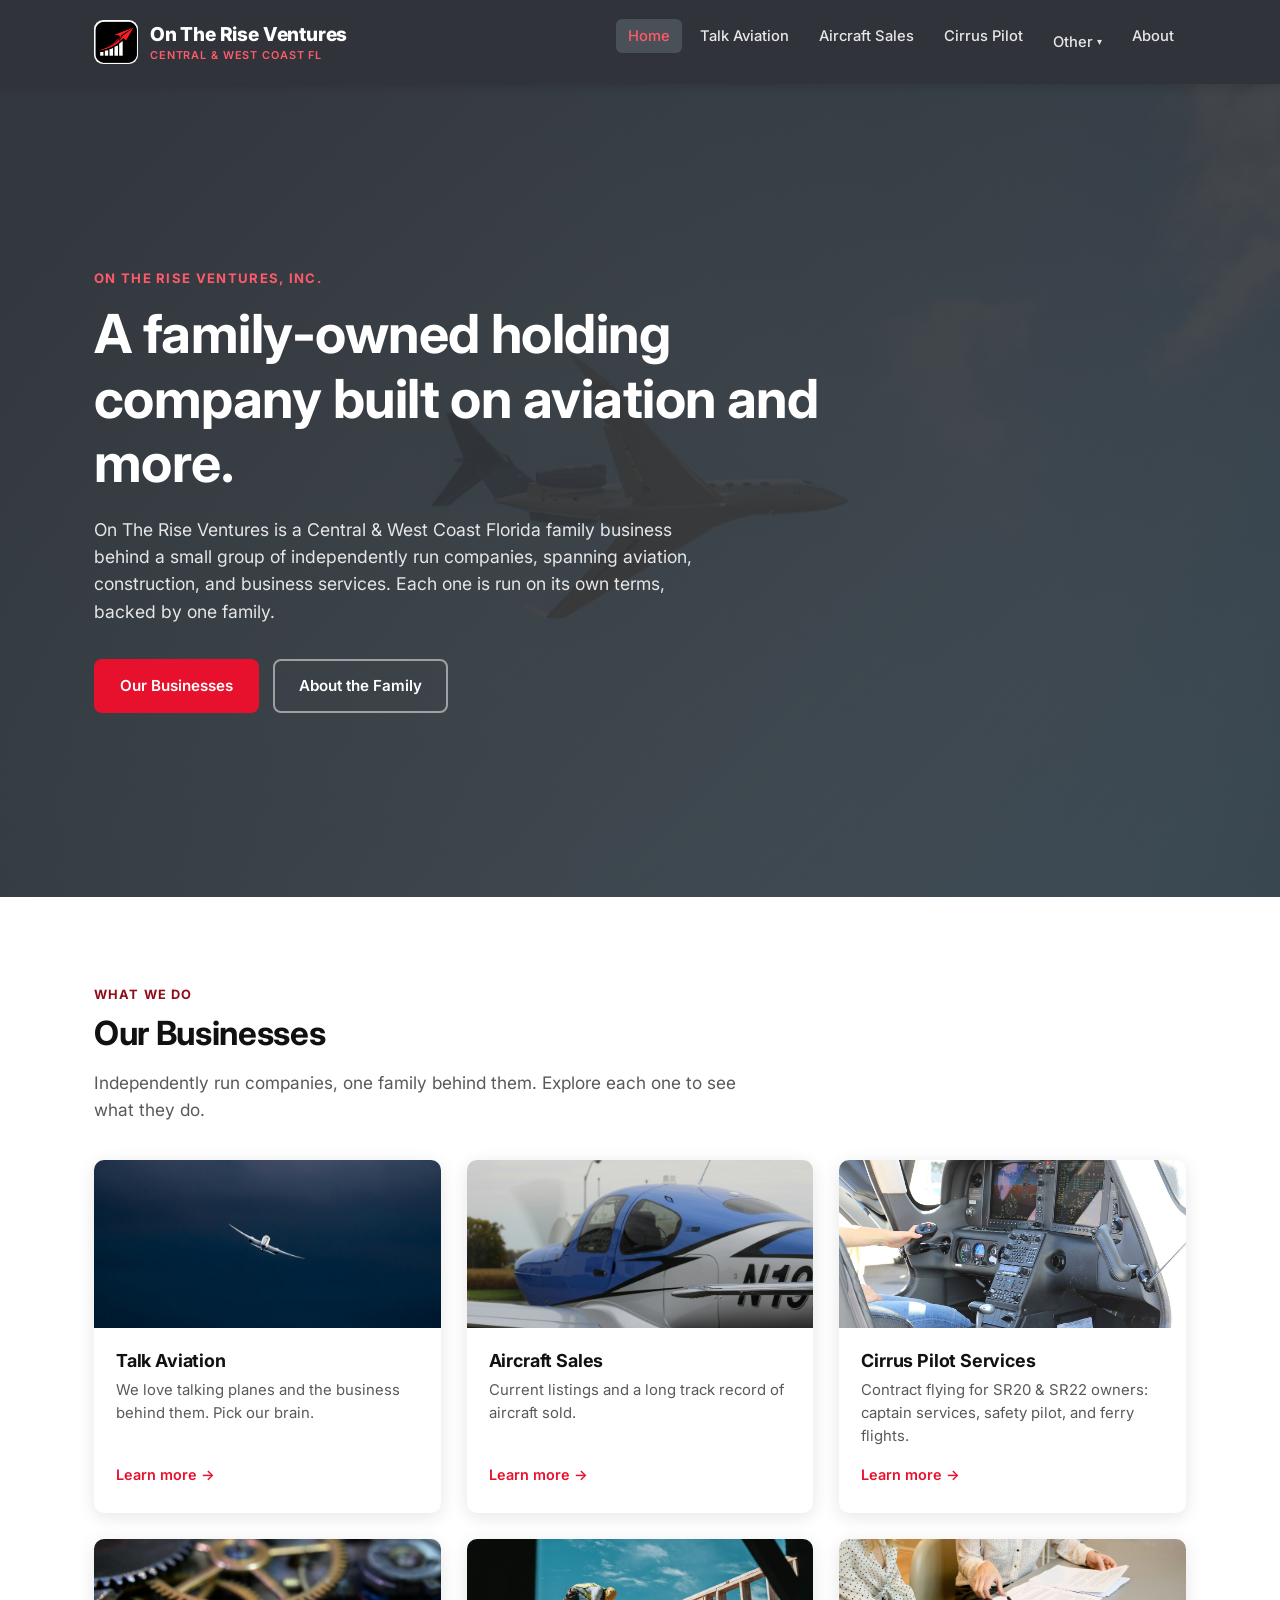
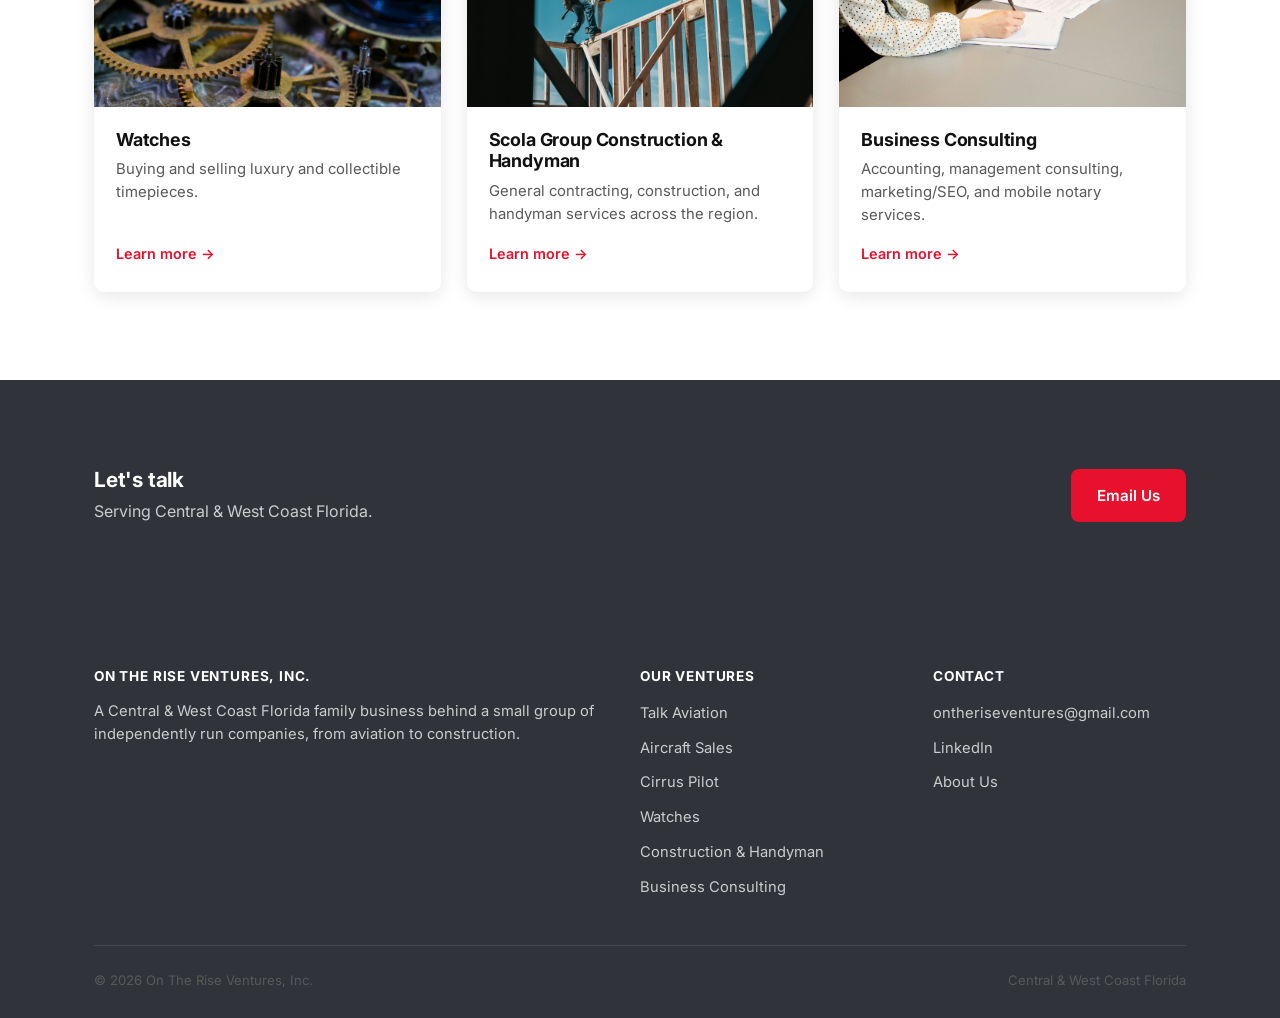
<file: index.html>
<!DOCTYPE html>
<html lang="en">
<head>
<meta charset="UTF-8">
<meta name="viewport" content="width=device-width, initial-scale=1.0">
<title>On The Rise Ventures | A Family-Owned Holding Company</title>
<meta name="description" content="On The Rise Ventures is a Central &amp; West Coast Florida family business behind a small group of independently run companies spanning aviation, construction, and business services.">
<link rel="preconnect" href="https://fonts.googleapis.com">
<link rel="preconnect" href="https://fonts.gstatic.com" crossorigin>
<link href="https://fonts.googleapis.com/css2?family=Inter:wght@400;500;600;700;800&display=swap" rel="stylesheet">
<link rel="stylesheet" href="/assets/css/style.css">
<link rel="icon" href="/assets/images/logo.png" type="image/png">
</head>
<body>

<header class="site-header">
  <div class="container">
    <a href="/" class="brand" style="text-decoration:none;">
      <img src="/assets/images/logo.png" alt="On The Rise Ventures logo" class="brand-logo">
      <span class="brand-text">
        <span class="brand-name">On The Rise Ventures</span>
        <span class="brand-tag">Central &amp; West Coast FL</span>
      </span>
    </a>
    <button class="nav-toggle" aria-label="Toggle menu" aria-expanded="false">&#9776;</button>
    <nav class="main-nav">
      <ul>
        <li><a href="/" aria-current="page">Home</a></li>
        <li><a href="/aviation.html">Talk Aviation</a></li>
        <li><a href="/aircraft-sales.html">Aircraft Sales</a></li>
        <li><a href="/cirrus-pilot.html">Cirrus Pilot</a></li>
        <li class="has-dropdown">
          <details class="dropdown">
            <summary>Other</summary>
            <ul class="dropdown-menu">
              <li><a href="/watches.html">Watches</a></li>
              <li><a href="/construction.html">Construction &amp; Handyman</a></li>
              <li><a href="/consulting.html">Business Consulting</a></li>
            </ul>
          </details>
        </li>
        <li><a href="/about.html">About</a></li>
      </ul>
    </nav>
  </div>
</header>

<section class="hero">
  <img class="hero-bg" src="/assets/images/hero-home.jpg" alt="">
  <div class="hero-overlay"></div>
  <div class="container">
    <div class="hero-eyebrow">On The Rise Ventures, Inc.</div>
    <h1>A family-owned holding company built on aviation and more.</h1>
    <p>On The Rise Ventures is a Central &amp; West Coast Florida family business behind a small group of independently run companies, spanning aviation, construction, and business services. Each one is run on its own terms, backed by one family.</p>
    <div class="btn-row">
      <a href="#businesses" class="btn btn-primary">Our Businesses</a>
      <a href="/about.html" class="btn btn-outline">About the Family</a>
    </div>
  </div>
</section>

<section id="businesses">
  <div class="container">
    <div class="eyebrow">What We Do</div>
    <h2>Our Businesses</h2>
    <p class="lead">Independently run companies, one family behind them. Explore each one to see what they do.</p>

    <div class="card-grid" style="margin-top:36px;">
      <a class="biz-card" href="/aviation.html">
        <div class="biz-card-img"><img src="/assets/images/aviation.jpg" alt="Business jet in flight"></div>
        <div class="biz-card-body">
          <h3>Talk Aviation</h3>
          <p>We love talking planes and the business behind them. Pick our brain.</p>
          <span class="biz-card-link">Learn more &rarr;</span>
        </div>
      </a>
      <a class="biz-card" href="/aircraft-sales.html">
        <div class="biz-card-img"><img src="/assets/images/aircraft-sales.jpg" alt="Cirrus SR22 on the ramp"></div>
        <div class="biz-card-body">
          <h3>Aircraft Sales</h3>
          <p>Current listings and a long track record of aircraft sold.</p>
          <span class="biz-card-link">Learn more &rarr;</span>
        </div>
      </a>
      <a class="biz-card" href="/cirrus-pilot.html">
        <div class="biz-card-img"><img src="/assets/images/cirrus-ferry-pilot.jpg" alt="Pilot's hand on the sidestick of a Cirrus SR22 cockpit"></div>
        <div class="biz-card-body">
          <h3>Cirrus Pilot Services</h3>
          <p>Contract flying for SR20 &amp; SR22 owners: captain services, safety pilot, and ferry flights.</p>
          <span class="biz-card-link">Learn more &rarr;</span>
        </div>
      </a>
      <a class="biz-card" href="/watches.html">
        <div class="biz-card-img"><img src="/assets/images/watches.jpg" alt="Close-up of a luxury watch movement"></div>
        <div class="biz-card-body">
          <h3>Watches</h3>
          <p>Buying and selling luxury and collectible timepieces.</p>
          <span class="biz-card-link">Learn more &rarr;</span>
        </div>
      </a>
      <a class="biz-card" href="/construction.html">
        <div class="biz-card-img"><img src="/assets/images/construction.jpg" alt="Framer working on a residential construction site"></div>
        <div class="biz-card-body">
          <h3>Scola Group Construction &amp; Handyman</h3>
          <p>General contracting, construction, and handyman services across the region.</p>
          <span class="biz-card-link">Learn more &rarr;</span>
        </div>
      </a>
      <a class="biz-card" href="/consulting.html">
        <div class="biz-card-img"><img src="/assets/images/consulting.jpg" alt="Two people reviewing business documents"></div>
        <div class="biz-card-body">
          <h3>Business Consulting</h3>
          <p>Accounting, management consulting, marketing/SEO, and mobile notary services.</p>
          <span class="biz-card-link">Learn more &rarr;</span>
        </div>
      </a>
    </div>
  </div>
</section>

<section class="section-dark">
  <div class="container">
    <div class="contact-block" style="background:transparent; padding:0;">
      <div>
        <h3>Let's talk</h3>
        <p>Serving Central &amp; West Coast Florida.</p>
      </div>
      <div class="contact-links">
        <a href="mailto:ontheriseventures@gmail.com" class="btn btn-primary">Email Us</a>
      </div>
    </div>
  </div>
</section>

<footer class="site-footer">
  <div class="container">
    <div class="footer-grid">
      <div>
        <h4>On The Rise Ventures, Inc.</h4>
        <p>A Central &amp; West Coast Florida family business behind a small group of independently run companies, from aviation to construction.</p>
      </div>
      <div>
        <h4>Our Ventures</h4>
        <ul>
          <li><a href="/aviation.html">Talk Aviation</a></li>
          <li><a href="/aircraft-sales.html">Aircraft Sales</a></li>
          <li><a href="/cirrus-pilot.html">Cirrus Pilot</a></li>
          <li><a href="/watches.html">Watches</a></li>
          <li><a href="/construction.html">Construction &amp; Handyman</a></li>
          <li><a href="/consulting.html">Business Consulting</a></li>
        </ul>
      </div>
      <div>
        <h4>Contact</h4>
        <ul>
          <li><a href="mailto:ontheriseventures@gmail.com">ontheriseventures@gmail.com</a></li>
          <li><a href="https://www.linkedin.com/in/scolamichael" target="_blank" rel="noopener">LinkedIn</a></li>
          <li><a href="/about.html">About Us</a></li>
        </ul>
      </div>
    </div>
    <div class="footer-bottom">
      <span>&copy; 2026 On The Rise Ventures, Inc.</span>
      <span>Central &amp; West Coast Florida</span>
    </div>
  </div>
</footer>

<script src="/assets/js/main.js"></script>
</body>
</html>
</file>
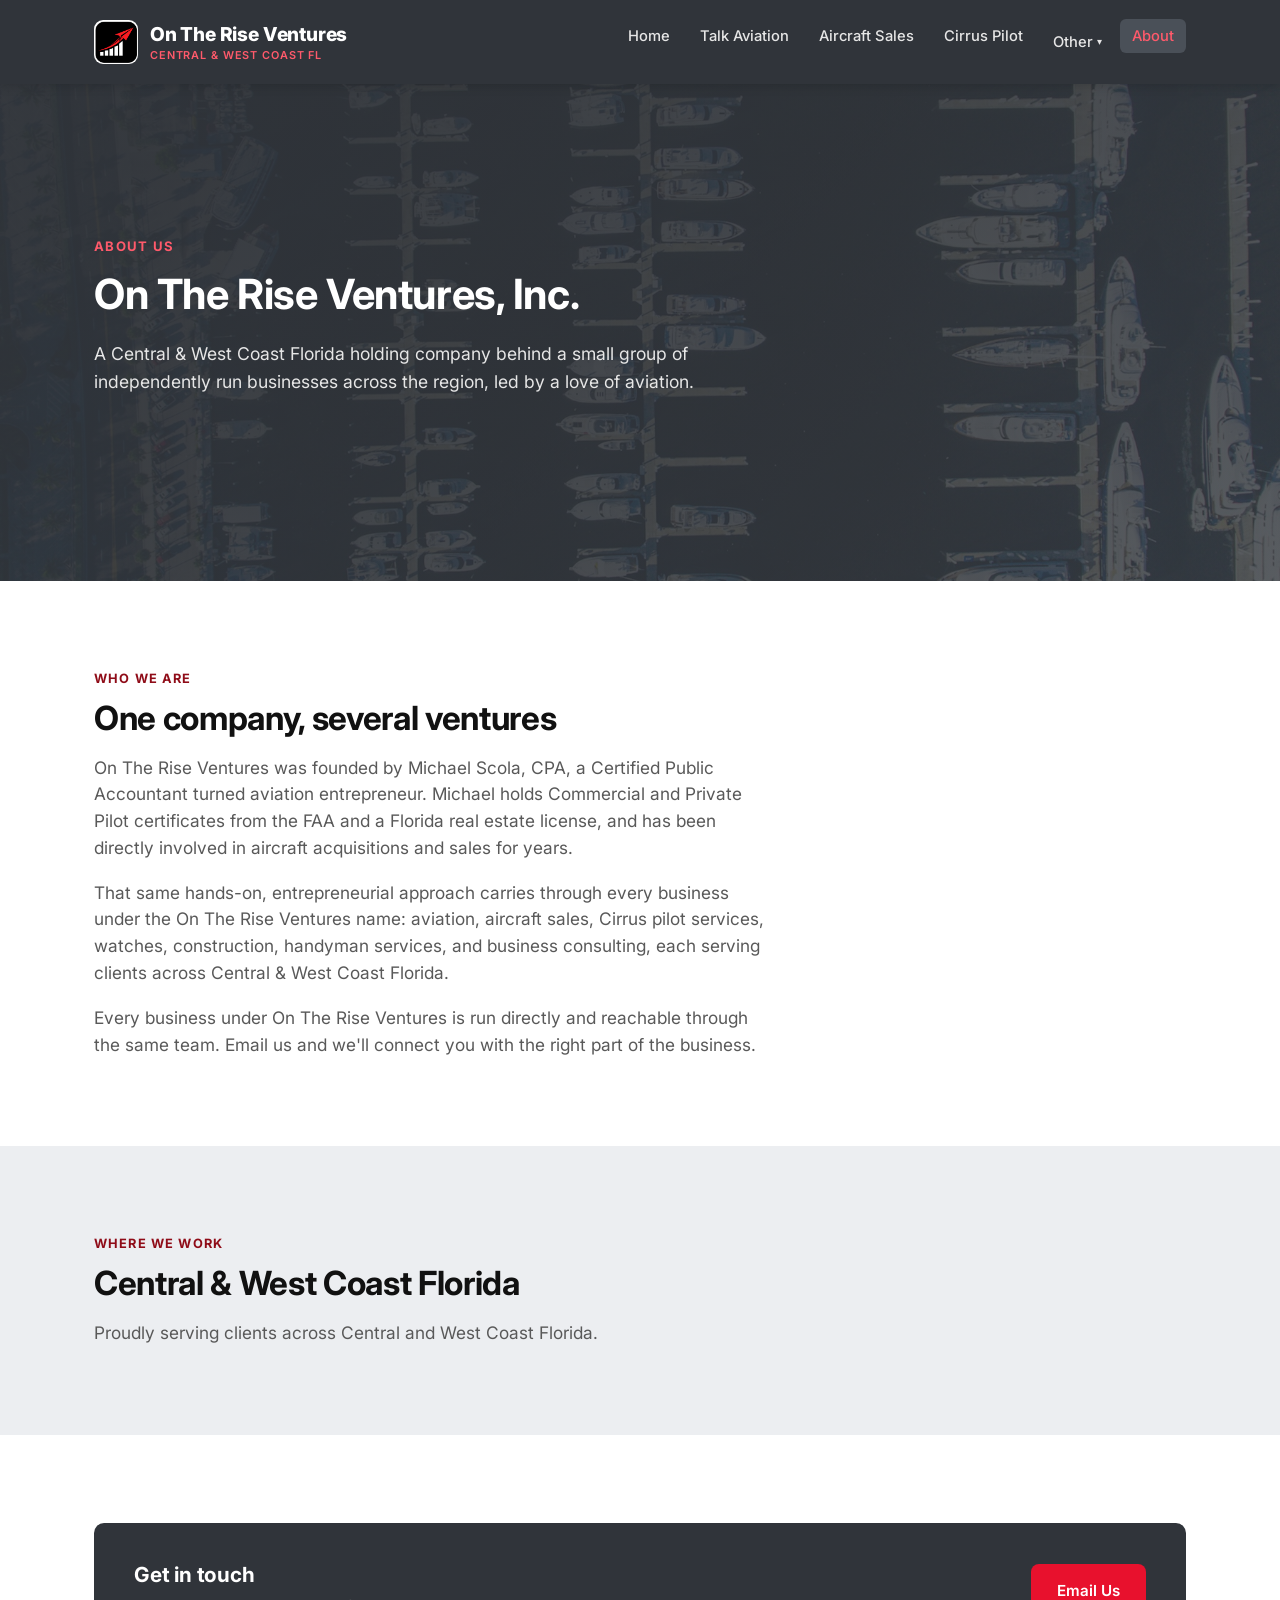
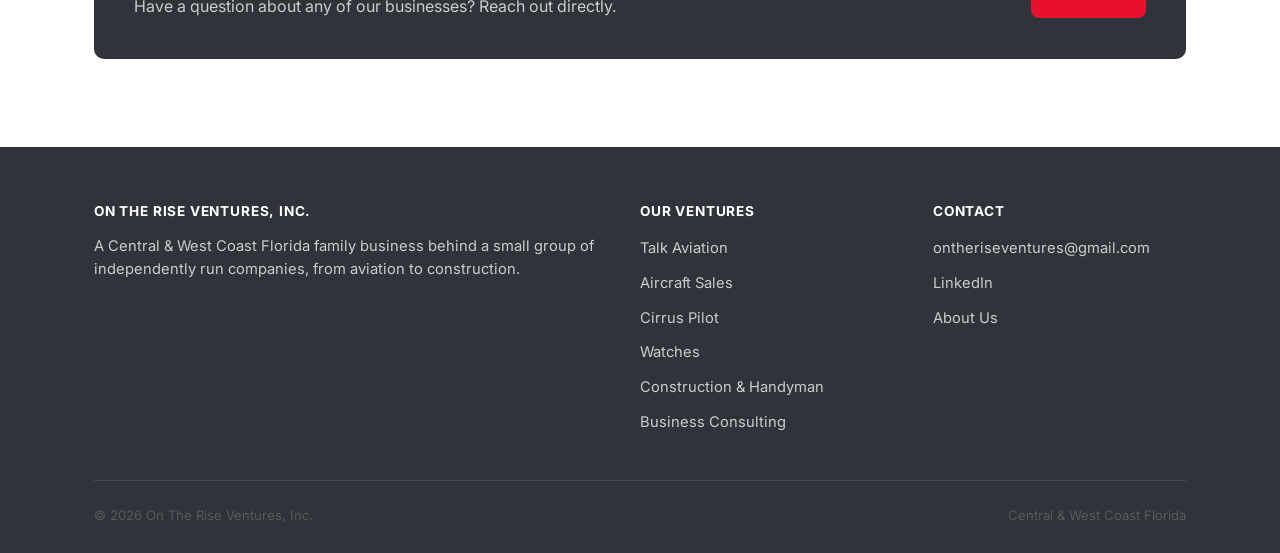
<file: about.html>
<!DOCTYPE html>
<html lang="en">
<head>
<meta charset="UTF-8">
<meta name="viewport" content="width=device-width, initial-scale=1.0">
<title>About Us | On The Rise Ventures</title>
<meta name="description" content="On The Rise Ventures is a Central &amp; West Coast Florida holding company behind a small group of independently run businesses, led by a love of aviation.">
<link rel="preconnect" href="https://fonts.googleapis.com">
<link rel="preconnect" href="https://fonts.gstatic.com" crossorigin>
<link href="https://fonts.googleapis.com/css2?family=Inter:wght@400;500;600;700;800&display=swap" rel="stylesheet">
<link rel="stylesheet" href="/assets/css/style.css">
<link rel="icon" href="/assets/images/logo.png" type="image/png">
</head>
<body>

<header class="site-header">
  <div class="container">
    <a href="/" class="brand" style="text-decoration:none;">
      <img src="/assets/images/logo.png" alt="On The Rise Ventures logo" class="brand-logo">
      <span class="brand-text">
        <span class="brand-name">On The Rise Ventures</span>
        <span class="brand-tag">Central &amp; West Coast FL</span>
      </span>
    </a>
    <button class="nav-toggle" aria-label="Toggle menu" aria-expanded="false">&#9776;</button>
    <nav class="main-nav">
      <ul>
        <li><a href="/">Home</a></li>
        <li><a href="/aviation.html">Talk Aviation</a></li>
        <li><a href="/aircraft-sales.html">Aircraft Sales</a></li>
        <li><a href="/cirrus-pilot.html">Cirrus Pilot</a></li>
        <li class="has-dropdown">
          <details class="dropdown">
            <summary>Other</summary>
            <ul class="dropdown-menu">
              <li><a href="/watches.html">Watches</a></li>
              <li><a href="/construction.html">Construction &amp; Handyman</a></li>
              <li><a href="/consulting.html">Business Consulting</a></li>
            </ul>
          </details>
        </li>
        <li><a href="/about.html" aria-current="page">About</a></li>
      </ul>
    </nav>
  </div>
</header>

<section class="hero hero-sm">
  <img class="hero-bg" src="/assets/images/about.jpg" alt="">
  <div class="hero-overlay"></div>
  <div class="container">
    <div class="hero-eyebrow">About Us</div>
    <h1>On The Rise Ventures, Inc.</h1>
    <p>A Central &amp; West Coast Florida holding company behind a small group of independently run businesses across the region, led by a love of aviation.</p>
  </div>
</section>

<section>
  <div class="container">
    <div class="eyebrow">Who We Are</div>
    <h2>One company, several ventures</h2>
    <p class="lead">On The Rise Ventures was founded by Michael Scola, CPA, a Certified Public Accountant turned aviation entrepreneur. Michael holds Commercial and Private Pilot certificates from the FAA and a Florida real estate license, and has been directly involved in aircraft acquisitions and sales for years.</p>
    <p class="lead" style="margin-top:18px;">That same hands-on, entrepreneurial approach carries through every business under the On The Rise Ventures name: aviation, aircraft sales, Cirrus pilot services, watches, construction, handyman services, and business consulting, each serving clients across Central &amp; West Coast Florida.</p>
    <p class="lead" style="margin-top:18px;">Every business under On The Rise Ventures is run directly and reachable through the same team. Email us and we'll connect you with the right part of the business.</p>
  </div>
</section>

<section class="section-alt">
  <div class="container">
    <div class="eyebrow">Where We Work</div>
    <h2>Central &amp; West Coast Florida</h2>
    <p class="lead">Proudly serving clients across Central and West Coast Florida.</p>
  </div>
</section>

<section>
  <div class="container">
    <div class="contact-block">
      <div>
        <h3>Get in touch</h3>
        <p>Have a question about any of our businesses? Reach out directly.</p>
      </div>
      <div class="contact-links">
        <a href="mailto:ontheriseventures@gmail.com" class="btn btn-primary">Email Us</a>
      </div>
    </div>
  </div>
</section>

<footer class="site-footer">
  <div class="container">
    <div class="footer-grid">
      <div>
        <h4>On The Rise Ventures, Inc.</h4>
        <p>A Central &amp; West Coast Florida family business behind a small group of independently run companies, from aviation to construction.</p>
      </div>
      <div>
        <h4>Our Ventures</h4>
        <ul>
          <li><a href="/aviation.html">Talk Aviation</a></li>
          <li><a href="/aircraft-sales.html">Aircraft Sales</a></li>
          <li><a href="/cirrus-pilot.html">Cirrus Pilot</a></li>
          <li><a href="/watches.html">Watches</a></li>
          <li><a href="/construction.html">Construction &amp; Handyman</a></li>
          <li><a href="/consulting.html">Business Consulting</a></li>
        </ul>
      </div>
      <div>
        <h4>Contact</h4>
        <ul>
          <li><a href="mailto:ontheriseventures@gmail.com">ontheriseventures@gmail.com</a></li>
          <li><a href="https://www.linkedin.com/in/scolamichael" target="_blank" rel="noopener">LinkedIn</a></li>
          <li><a href="/about.html">About Us</a></li>
        </ul>
      </div>
    </div>
    <div class="footer-bottom">
      <span>&copy; 2026 On The Rise Ventures, Inc.</span>
      <span>Central &amp; West Coast Florida</span>
    </div>
  </div>
</footer>

<script src="/assets/js/main.js"></script>
</body>
</html>
</file>
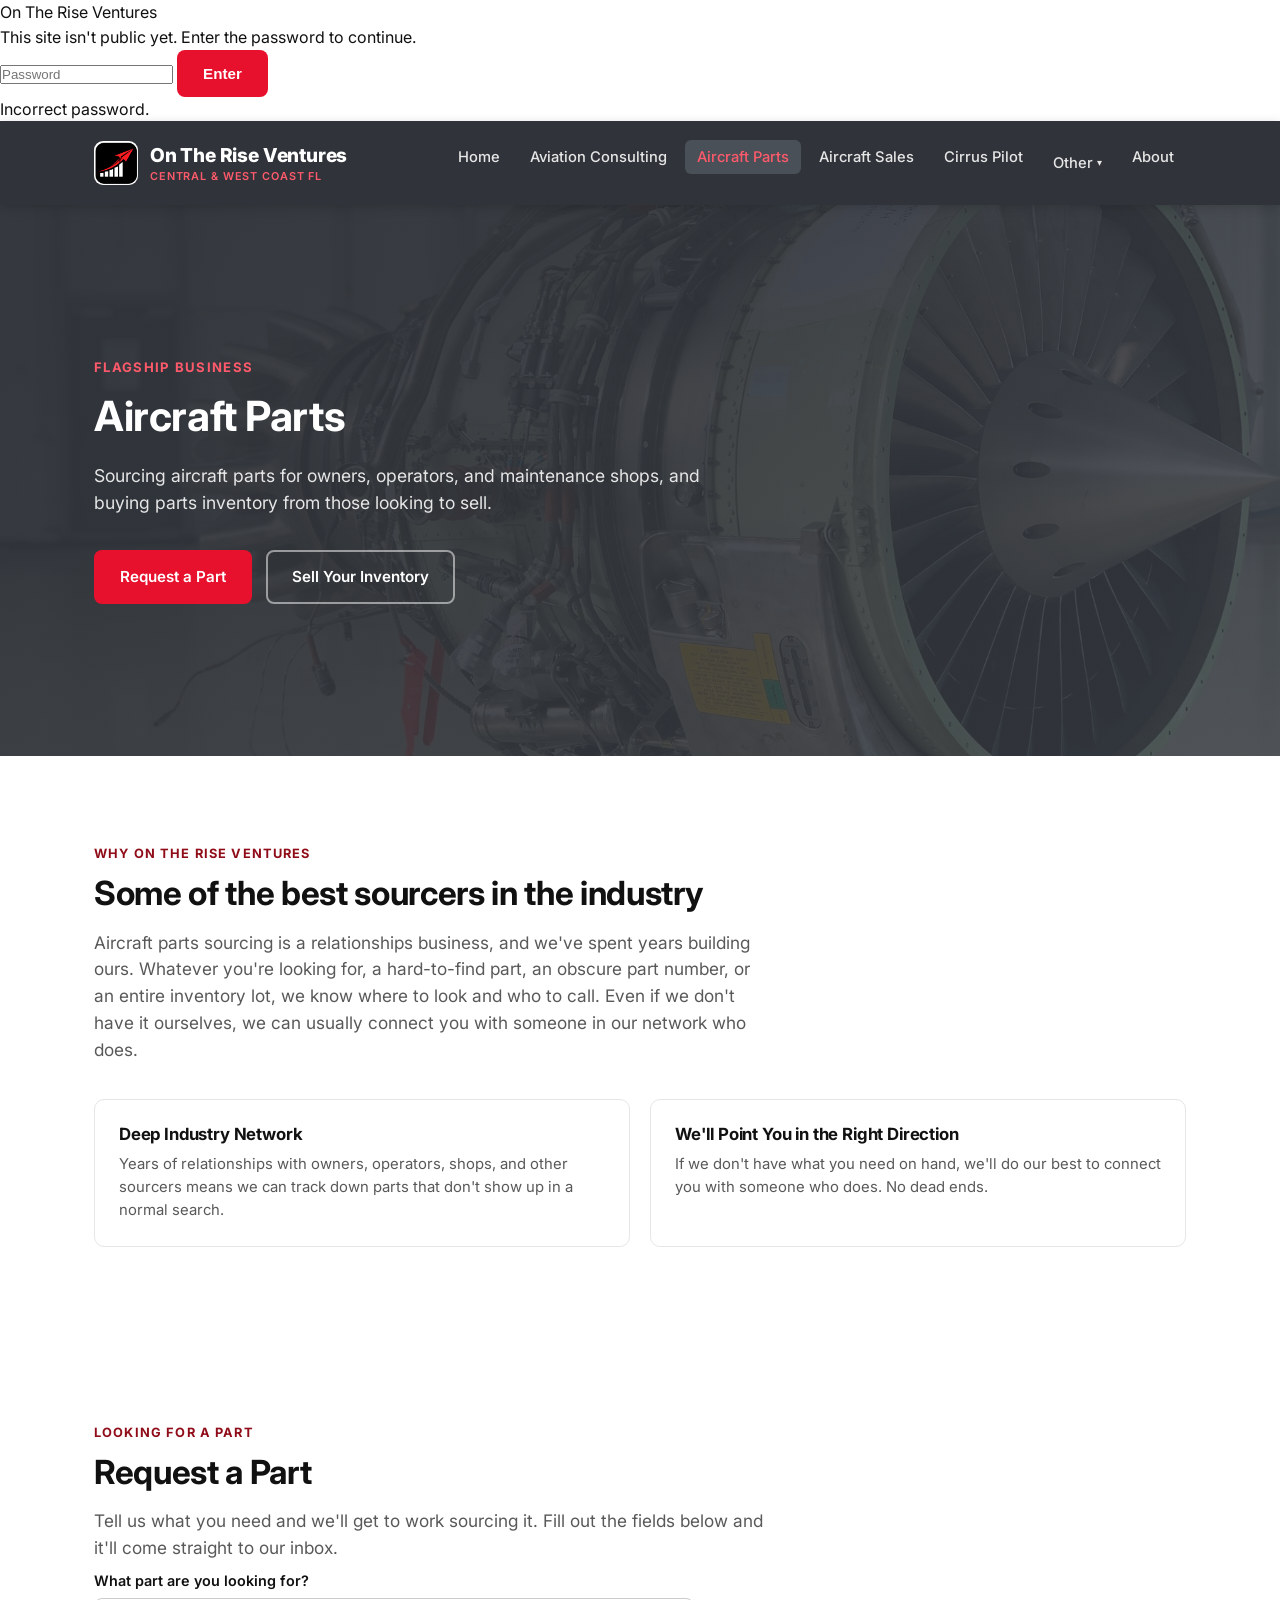
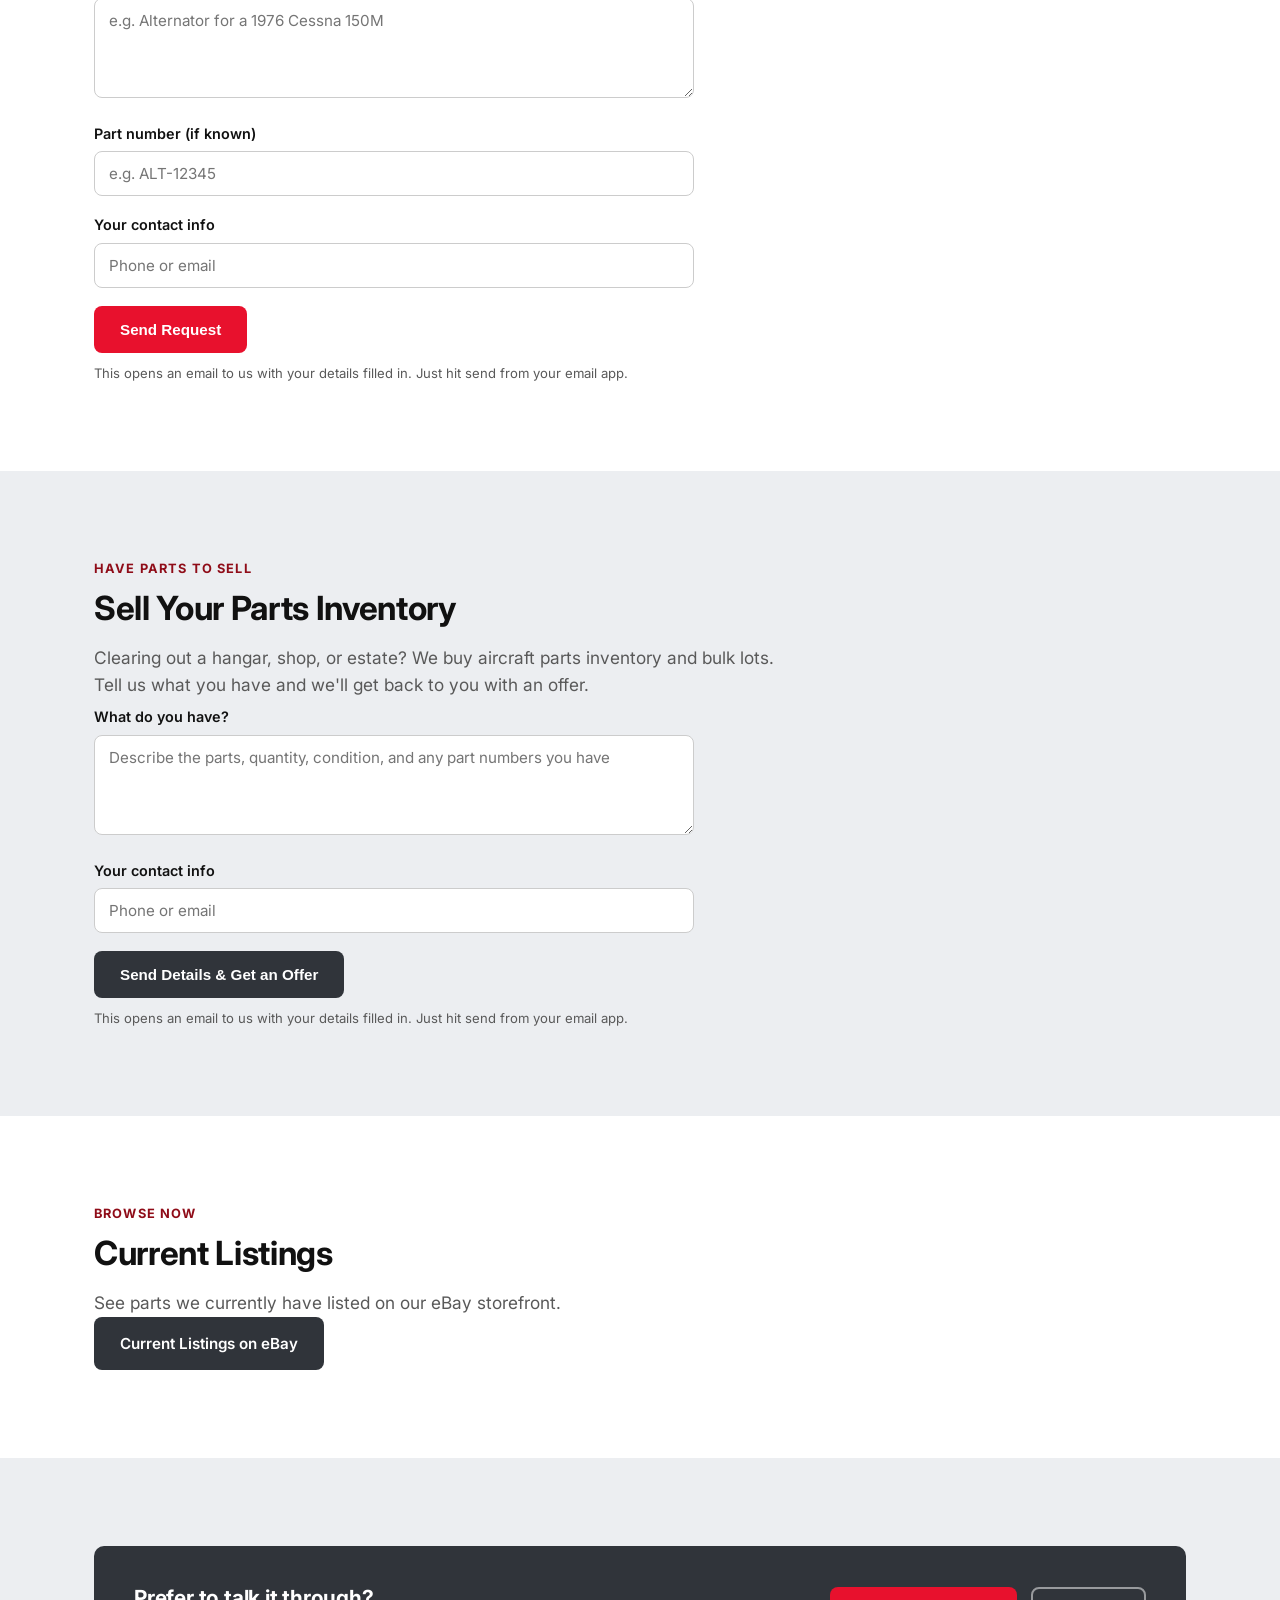
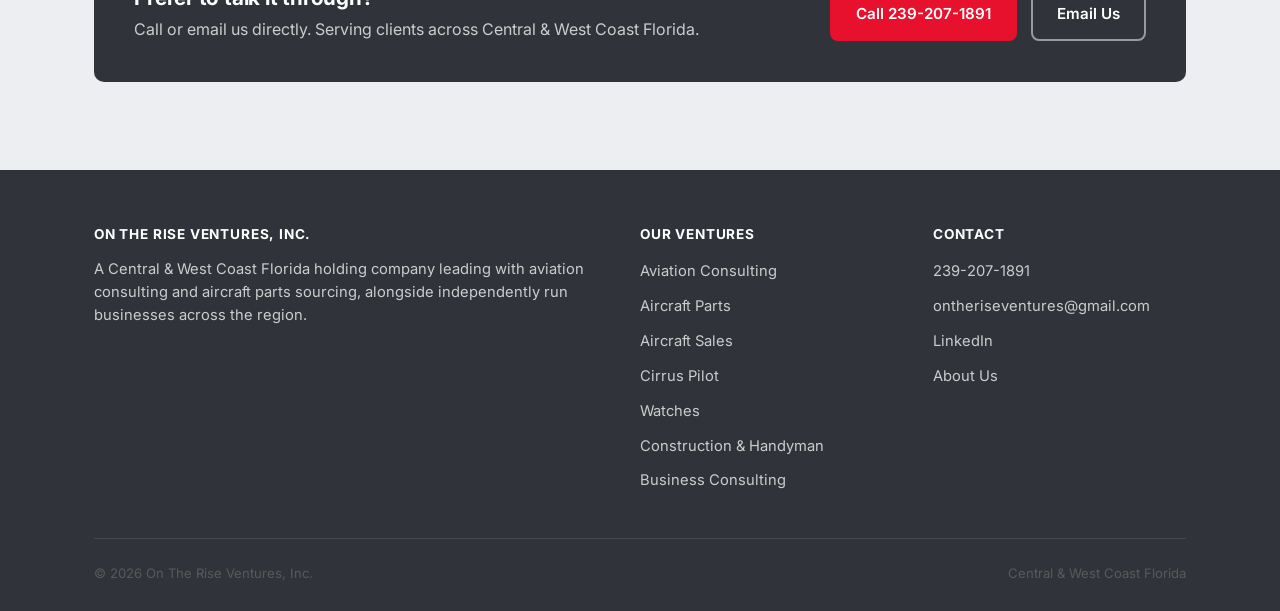
<file: aircraft-parts.html>
<!DOCTYPE html>
<html lang="en">
<head>
<meta charset="UTF-8">
<meta name="viewport" content="width=device-width, initial-scale=1.0">
<title>Aircraft Parts | On The Rise Ventures</title>
<meta name="description" content="Aircraft parts sourcing from On The Rise Ventures. Request a part or sell your parts inventory to us, serving Central &amp; West Coast Florida.">
<link rel="preconnect" href="https://fonts.googleapis.com">
<link rel="preconnect" href="https://fonts.gstatic.com" crossorigin>
<link href="https://fonts.googleapis.com/css2?family=Inter:wght@400;500;600;700;800&display=swap" rel="stylesheet">
<link rel="stylesheet" href="/assets/css/style.css">
<link rel="icon" href="/assets/images/logo.png" type="image/png">
</head>
<body>
<div id="otrv-gate" class="otrv-gate">
  <form id="otrv-gate-form" class="otrv-gate-box">
    <div class="otrv-gate-title">On The Rise Ventures</div>
    <div class="otrv-gate-sub">This site isn't public yet. Enter the password to continue.</div>
    <input id="otrv-gate-input" type="password" autocomplete="off" placeholder="Password">
    <button type="submit" class="btn btn-primary">Enter</button>
    <div id="otrv-gate-error" class="otrv-gate-error">Incorrect password.</div>
  </form>
</div>
<script>
(function () {
  var gate = document.getElementById('otrv-gate');
  if (localStorage.getItem('otrv_unlocked') === '1') {
    gate.style.display = 'none';
    return;
  }
  document.getElementById('otrv-gate-form').addEventListener('submit', function (e) {
    e.preventDefault();
    var val = document.getElementById('otrv-gate-input').value;
    if (val === '0228') {
      localStorage.setItem('otrv_unlocked', '1');
      gate.style.display = 'none';
    } else {
      document.getElementById('otrv-gate-error').style.visibility = 'visible';
    }
  });
})();
</script>

<header class="site-header">
  <div class="container">
    <a href="/" class="brand" style="text-decoration:none;">
      <img src="/assets/images/logo.png" alt="On The Rise Ventures logo" class="brand-logo">
      <span class="brand-text">
        <span class="brand-name">On The Rise Ventures</span>
        <span class="brand-tag">Central &amp; West Coast FL</span>
      </span>
    </a>
    <button class="nav-toggle" aria-label="Toggle menu" aria-expanded="false">&#9776;</button>
    <nav class="main-nav">
      <ul>
        <li><a href="/">Home</a></li>
        <li><a href="/aviation-consulting.html">Aviation Consulting</a></li>
        <li><a href="/aircraft-parts.html" aria-current="page">Aircraft Parts</a></li>
        <li><a href="/aircraft-sales.html">Aircraft Sales</a></li>
        <li><a href="/cirrus-pilot.html">Cirrus Pilot</a></li>
        <li class="has-dropdown">
          <details class="dropdown">
            <summary>Other</summary>
            <ul class="dropdown-menu">
              <li><a href="/watches.html">Watches</a></li>
              <li><a href="/construction.html">Construction &amp; Handyman</a></li>
              <li><a href="/consulting.html">Business Consulting</a></li>
            </ul>
          </details>
        </li>
        <li><a href="/about.html">About</a></li>
      </ul>
    </nav>
  </div>
</header>

<section class="hero hero-sm">
  <img class="hero-bg" src="/assets/images/aircraft-parts.jpg" alt="">
  <div class="hero-overlay"></div>
  <div class="container">
    <div class="hero-eyebrow">Flagship Business</div>
    <h1>Aircraft Parts</h1>
    <p>Sourcing aircraft parts for owners, operators, and maintenance shops, and buying parts inventory from those looking to sell.</p>
    <div class="btn-row">
      <a href="#request-part" class="btn btn-primary">Request a Part</a>
      <a href="#sell-parts" class="btn btn-outline">Sell Your Inventory</a>
    </div>
  </div>
</section>

<section>
  <div class="container">
    <div class="eyebrow">Why On The Rise Ventures</div>
    <h2>Some of the best sourcers in the industry</h2>
    <p class="lead">Aircraft parts sourcing is a relationships business, and we've spent years building ours. Whatever you're looking for, a hard-to-find part, an obscure part number, or an entire inventory lot, we know where to look and who to call. Even if we don't have it ourselves, we can usually connect you with someone in our network who does.</p>
    <div class="simple-grid">
      <div class="simple-item">
        <h3>Deep Industry Network</h3>
        <p>Years of relationships with owners, operators, shops, and other sourcers means we can track down parts that don't show up in a normal search.</p>
      </div>
      <div class="simple-item">
        <h3>We'll Point You in the Right Direction</h3>
        <p>If we don't have what you need on hand, we'll do our best to connect you with someone who does. No dead ends.</p>
      </div>
    </div>
  </div>
</section>

<section id="request-part">
  <div class="container">
    <div class="eyebrow">Looking For A Part</div>
    <h2>Request a Part</h2>
    <p class="lead">Tell us what you need and we'll get to work sourcing it. Fill out the fields below and it'll come straight to our inbox.</p>

    <form class="request-form" data-mailto="ontheriseventures@gmail.com" data-subject="Aircraft Part Request">
      <div class="form-field">
        <label for="part-desc">What part are you looking for?</label>
        <textarea id="part-desc" data-label="Part description" required placeholder="e.g. Alternator for a 1976 Cessna 150M"></textarea>
      </div>
      <div class="form-field">
        <label for="part-number">Part number (if known)</label>
        <input type="text" id="part-number" data-label="Part number" placeholder="e.g. ALT-12345">
      </div>
      <div class="form-field">
        <label for="part-contact">Your contact info</label>
        <input type="text" id="part-contact" data-label="Contact info" required placeholder="Phone or email">
      </div>
      <button type="submit" class="btn btn-primary">Send Request</button>
      <p class="form-note">This opens an email to us with your details filled in. Just hit send from your email app.</p>
    </form>
  </div>
</section>

<section class="section-alt" id="sell-parts">
  <div class="container">
    <div class="eyebrow">Have Parts To Sell</div>
    <h2>Sell Your Parts Inventory</h2>
    <p class="lead">Clearing out a hangar, shop, or estate? We buy aircraft parts inventory and bulk lots. Tell us what you have and we'll get back to you with an offer.</p>

    <form class="request-form" data-mailto="ontheriseventures@gmail.com" data-subject="Parts Inventory for Sale">
      <div class="form-field">
        <label for="sell-desc">What do you have?</label>
        <textarea id="sell-desc" data-label="Inventory description" required placeholder="Describe the parts, quantity, condition, and any part numbers you have"></textarea>
      </div>
      <div class="form-field">
        <label for="sell-contact">Your contact info</label>
        <input type="text" id="sell-contact" data-label="Contact info" required placeholder="Phone or email">
      </div>
      <button type="submit" class="btn btn-dark">Send Details &amp; Get an Offer</button>
      <p class="form-note">This opens an email to us with your details filled in. Just hit send from your email app.</p>
    </form>
  </div>
</section>

<section>
  <div class="container">
    <div class="eyebrow">Browse Now</div>
    <h2>Current Listings</h2>
    <p class="lead">See parts we currently have listed on our eBay storefront.</p>
    <div class="btn-row">
      <a href="https://www.ebay.com/usr/greased" class="btn btn-dark" target="_blank" rel="noopener">Current Listings on eBay</a>
    </div>
  </div>
</section>

<section class="section-alt">
  <div class="container">
    <div class="contact-block">
      <div>
        <h3>Prefer to talk it through?</h3>
        <p>Call or email us directly. Serving clients across Central &amp; West Coast Florida.</p>
      </div>
      <div class="contact-links">
        <a href="tel:2392071891" class="btn btn-primary">Call 239-207-1891</a>
        <a href="mailto:ontheriseventures@gmail.com" class="btn btn-outline">Email Us</a>
      </div>
    </div>
  </div>
</section>

<footer class="site-footer">
  <div class="container">
    <div class="footer-grid">
      <div>
        <h4>On The Rise Ventures, Inc.</h4>
        <p>A Central &amp; West Coast Florida holding company leading with aviation consulting and aircraft parts sourcing, alongside independently run businesses across the region.</p>
      </div>
      <div>
        <h4>Our Ventures</h4>
        <ul>
          <li><a href="/aviation-consulting.html">Aviation Consulting</a></li>
          <li><a href="/aircraft-parts.html">Aircraft Parts</a></li>
          <li><a href="/aircraft-sales.html">Aircraft Sales</a></li>
          <li><a href="/cirrus-pilot.html">Cirrus Pilot</a></li>
          <li><a href="/watches.html">Watches</a></li>
          <li><a href="/construction.html">Construction &amp; Handyman</a></li>
          <li><a href="/consulting.html">Business Consulting</a></li>
        </ul>
      </div>
      <div>
        <h4>Contact</h4>
        <ul>
          <li><a href="tel:2392071891">239-207-1891</a></li>
          <li><a href="mailto:ontheriseventures@gmail.com">ontheriseventures@gmail.com</a></li>
          <li><a href="https://www.linkedin.com/in/scolamichael" target="_blank" rel="noopener">LinkedIn</a></li>
          <li><a href="/about.html">About Us</a></li>
        </ul>
      </div>
    </div>
    <div class="footer-bottom">
      <span>&copy; 2026 On The Rise Ventures, Inc.</span>
      <span>Central &amp; West Coast Florida</span>
    </div>
  </div>
</footer>

<script src="/assets/js/main.js"></script>
</body>
</html>
</file>
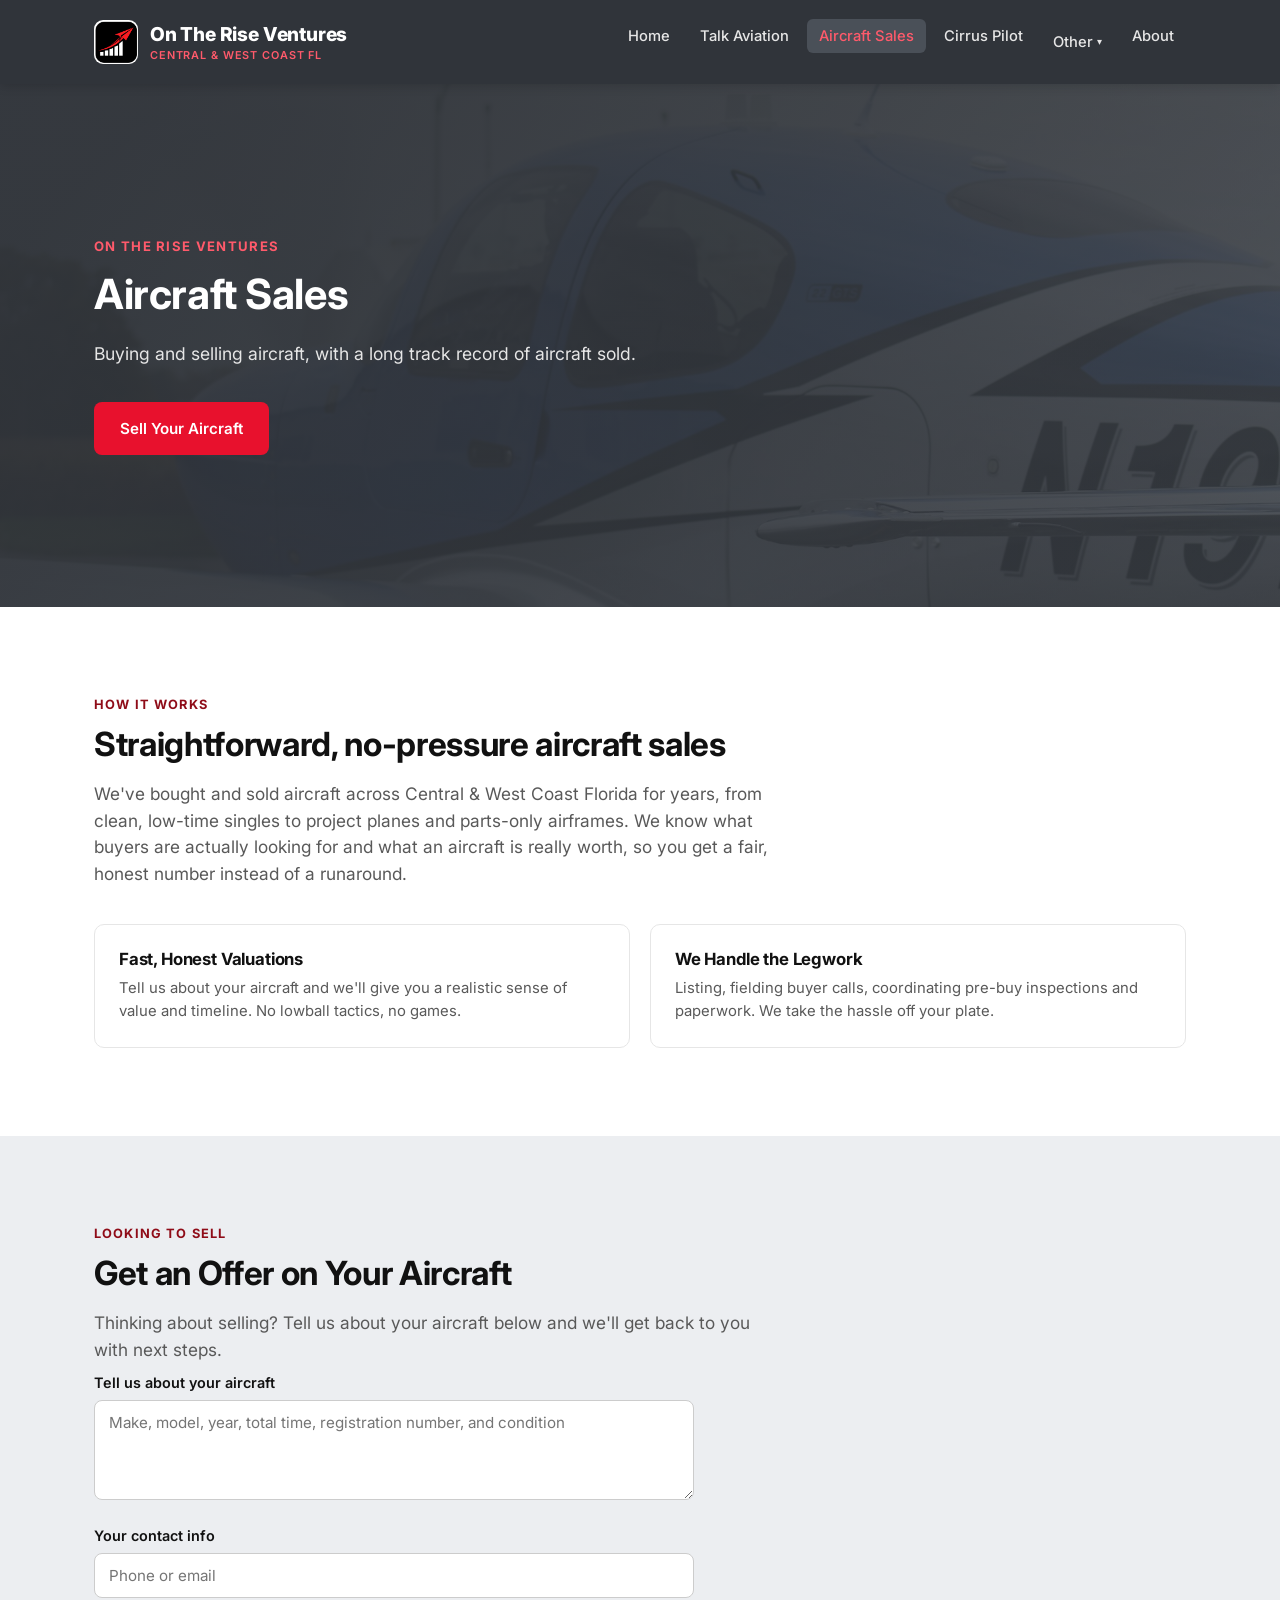
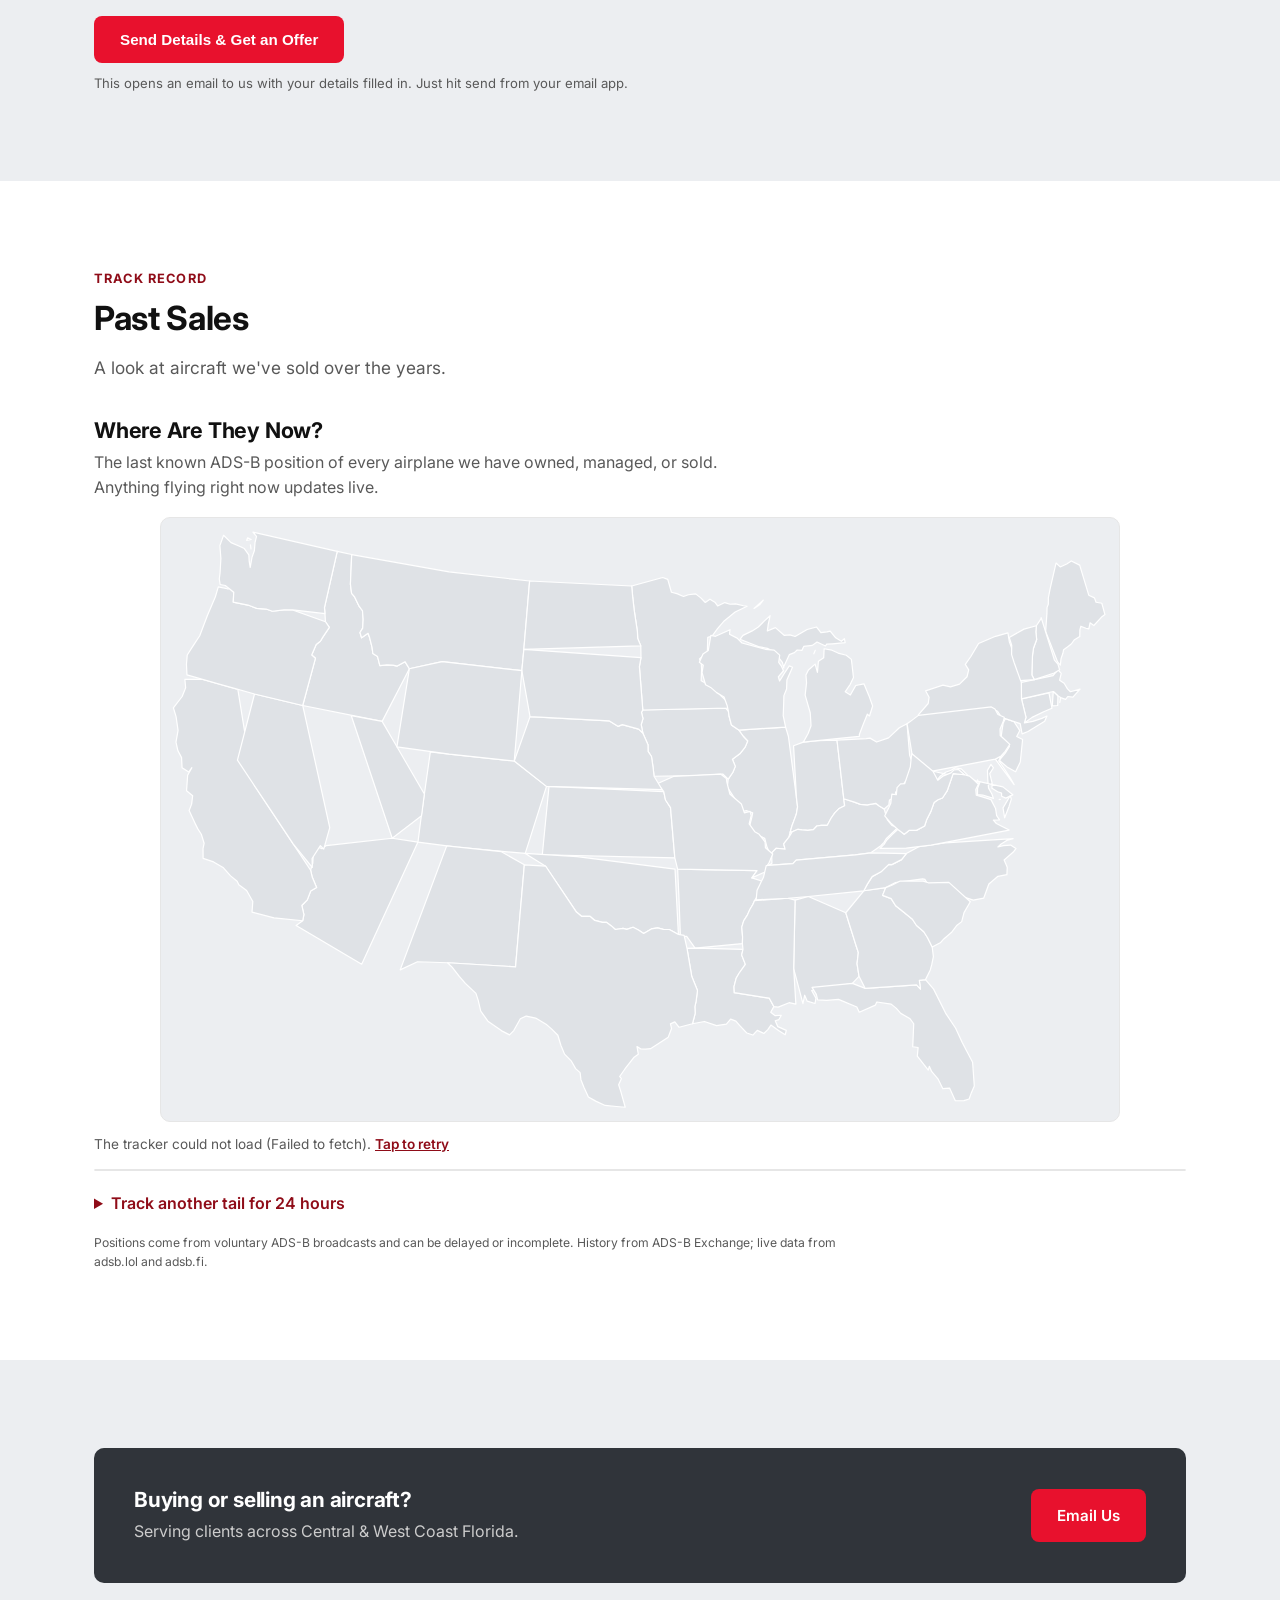
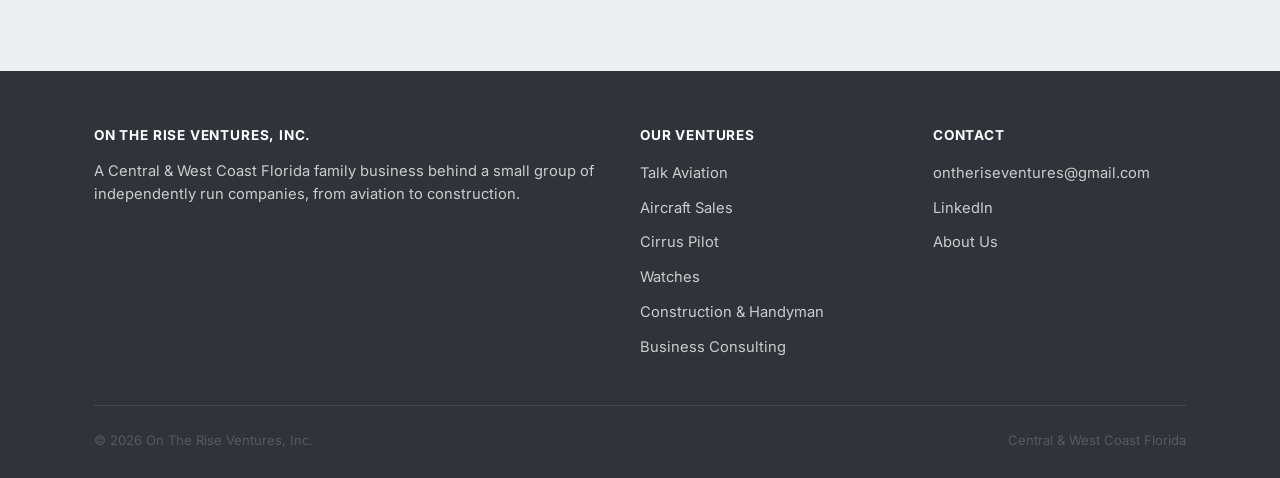
<file: aircraft-sales.html>
<!DOCTYPE html>
<html lang="en">
<head>
<meta charset="UTF-8">
<meta name="viewport" content="width=device-width, initial-scale=1.0">
<title>Aircraft Sales | On The Rise Ventures</title>
<meta name="description" content="Aircraft sales from On The Rise Ventures, serving Central &amp; West Coast Florida. Current listings and a long track record of aircraft sold.">
<link rel="preconnect" href="https://fonts.googleapis.com">
<link rel="preconnect" href="https://fonts.gstatic.com" crossorigin>
<link href="https://fonts.googleapis.com/css2?family=Inter:wght@400;500;600;700;800&display=swap" rel="stylesheet">
<link rel="stylesheet" href="/assets/css/style.css">
<link rel="icon" href="/assets/images/logo.png" type="image/png">
</head>
<body>

<header class="site-header">
  <div class="container">
    <a href="/" class="brand" style="text-decoration:none;">
      <img src="/assets/images/logo.png" alt="On The Rise Ventures logo" class="brand-logo">
      <span class="brand-text">
        <span class="brand-name">On The Rise Ventures</span>
        <span class="brand-tag">Central &amp; West Coast FL</span>
      </span>
    </a>
    <button class="nav-toggle" aria-label="Toggle menu" aria-expanded="false">&#9776;</button>
    <nav class="main-nav">
      <ul>
        <li><a href="/">Home</a></li>
        <li><a href="/aviation.html">Talk Aviation</a></li>
        <li><a href="/aircraft-sales.html" aria-current="page">Aircraft Sales</a></li>
        <li><a href="/cirrus-pilot.html">Cirrus Pilot</a></li>
        <li class="has-dropdown">
          <details class="dropdown">
            <summary>Other</summary>
            <ul class="dropdown-menu">
              <li><a href="/watches.html">Watches</a></li>
              <li><a href="/construction.html">Construction &amp; Handyman</a></li>
              <li><a href="/consulting.html">Business Consulting</a></li>
            </ul>
          </details>
        </li>
        <li><a href="/about.html">About</a></li>
      </ul>
    </nav>
  </div>
</header>

<section class="hero hero-sm">
  <img class="hero-bg" src="/assets/images/aircraft-sales.jpg" alt="">
  <div class="hero-overlay"></div>
  <div class="container">
    <div class="hero-eyebrow">On The Rise Ventures</div>
    <h1>Aircraft Sales</h1>
    <p>Buying and selling aircraft, with a long track record of aircraft sold.</p>
    <div class="btn-row">
      <a href="#sell-your-aircraft" class="btn btn-primary">Sell Your Aircraft</a>
    </div>
  </div>
</section>

<section>
  <div class="container">
    <div class="eyebrow">How It Works</div>
    <h2>Straightforward, no-pressure aircraft sales</h2>
    <p class="lead">We've bought and sold aircraft across Central &amp; West Coast Florida for years, from clean, low-time singles to project planes and parts-only airframes. We know what buyers are actually looking for and what an aircraft is really worth, so you get a fair, honest number instead of a runaround.</p>
    <div class="simple-grid">
      <div class="simple-item">
        <h3>Fast, Honest Valuations</h3>
        <p>Tell us about your aircraft and we'll give you a realistic sense of value and timeline. No lowball tactics, no games.</p>
      </div>
      <div class="simple-item">
        <h3>We Handle the Legwork</h3>
        <p>Listing, fielding buyer calls, coordinating pre-buy inspections and paperwork. We take the hassle off your plate.</p>
      </div>
    </div>
  </div>
</section>

<section class="section-alt" id="sell-your-aircraft">
  <div class="container">
    <div class="eyebrow">Looking To Sell</div>
    <h2>Get an Offer on Your Aircraft</h2>
    <p class="lead">Thinking about selling? Tell us about your aircraft below and we'll get back to you with next steps.</p>

    <form class="request-form" data-mailto="ontheriseventures@gmail.com" data-subject="Aircraft For Sale Inquiry">
      <div class="form-field">
        <label for="sell-aircraft-desc">Tell us about your aircraft</label>
        <textarea id="sell-aircraft-desc" data-label="Aircraft description" required placeholder="Make, model, year, total time, registration number, and condition"></textarea>
      </div>
      <div class="form-field">
        <label for="sell-aircraft-contact">Your contact info</label>
        <input type="text" id="sell-aircraft-contact" data-label="Contact info" required placeholder="Phone or email">
      </div>
      <button type="submit" class="btn btn-primary">Send Details &amp; Get an Offer</button>
      <p class="form-note">This opens an email to us with your details filled in. Just hit send from your email app.</p>
    </form>
  </div>
</section>

<section>
  <div class="container">
    <div class="eyebrow">Track Record</div>
    <h2>Past Sales</h2>
    <p class="lead">A look at aircraft we've sold over the years.</p>

    <div class="tracker" id="tracker">
      <h3 class="tracker-title">Where Are They Now?</h3>
      <p class="tracker-sub">The last known ADS-B position of every airplane we have owned, managed, or sold. Anything flying right now updates live.</p>
      <div id="tracker-map" class="tracker-map"><img src="/assets/images/usa-map.svg" alt="Map of the United States showing where each aircraft was last seen" width="960" height="604"></div>
      <div id="tracker-status" class="tracker-status" role="status"></div>
      <div id="tracker-rows" class="tracker-rows"></div>

      <details class="tracker-watch">
        <summary>Track another tail for 24 hours</summary>
        <form id="watch-form" class="watch-form">
          <div><label for="watch-tail">N-number</label><input id="watch-tail" name="tail" type="text" placeholder="N12345" autocomplete="off" required></div>
          <button type="submit" class="btn btn-primary">Track for 24 hours</button>
        </form>
        <div id="watch-msg" class="tracker-msg" role="status"></div>
      </details>

      <p class="tracker-credit">Positions come from voluntary ADS-B broadcasts and can be delayed or incomplete. History from ADS-B Exchange; live data from adsb.lol and adsb.fi.</p>
    </div>

  </div>
</section>

<section class="section-alt">
  <div class="container">
    <div class="contact-block">
      <div>
        <h3>Buying or selling an aircraft?</h3>
        <p>Serving clients across Central &amp; West Coast Florida.</p>
      </div>
      <div class="contact-links">
        <a href="mailto:ontheriseventures@gmail.com" class="btn btn-primary">Email Us</a>
      </div>
    </div>
  </div>
</section>

<footer class="site-footer">
  <div class="container">
    <div class="footer-grid">
      <div>
        <h4>On The Rise Ventures, Inc.</h4>
        <p>A Central &amp; West Coast Florida family business behind a small group of independently run companies, from aviation to construction.</p>
      </div>
      <div>
        <h4>Our Ventures</h4>
        <ul>
          <li><a href="/aviation.html">Talk Aviation</a></li>
          <li><a href="/aircraft-sales.html">Aircraft Sales</a></li>
          <li><a href="/cirrus-pilot.html">Cirrus Pilot</a></li>
          <li><a href="/watches.html">Watches</a></li>
          <li><a href="/construction.html">Construction &amp; Handyman</a></li>
          <li><a href="/consulting.html">Business Consulting</a></li>
        </ul>
      </div>
      <div>
        <h4>Contact</h4>
        <ul>
          <li><a href="mailto:ontheriseventures@gmail.com">ontheriseventures@gmail.com</a></li>
          <li><a href="https://www.linkedin.com/in/scolamichael" target="_blank" rel="noopener">LinkedIn</a></li>
          <li><a href="/about.html">About Us</a></li>
        </ul>
      </div>
    </div>
    <div class="footer-bottom">
      <span>&copy; 2026 On The Rise Ventures, Inc.</span>
      <span>Central &amp; West Coast Florida</span>
    </div>
  </div>
</footer>

<script src="/assets/js/tracker.js"></script>
<script src="/assets/js/main.js"></script>
</body>
</html>
</file>
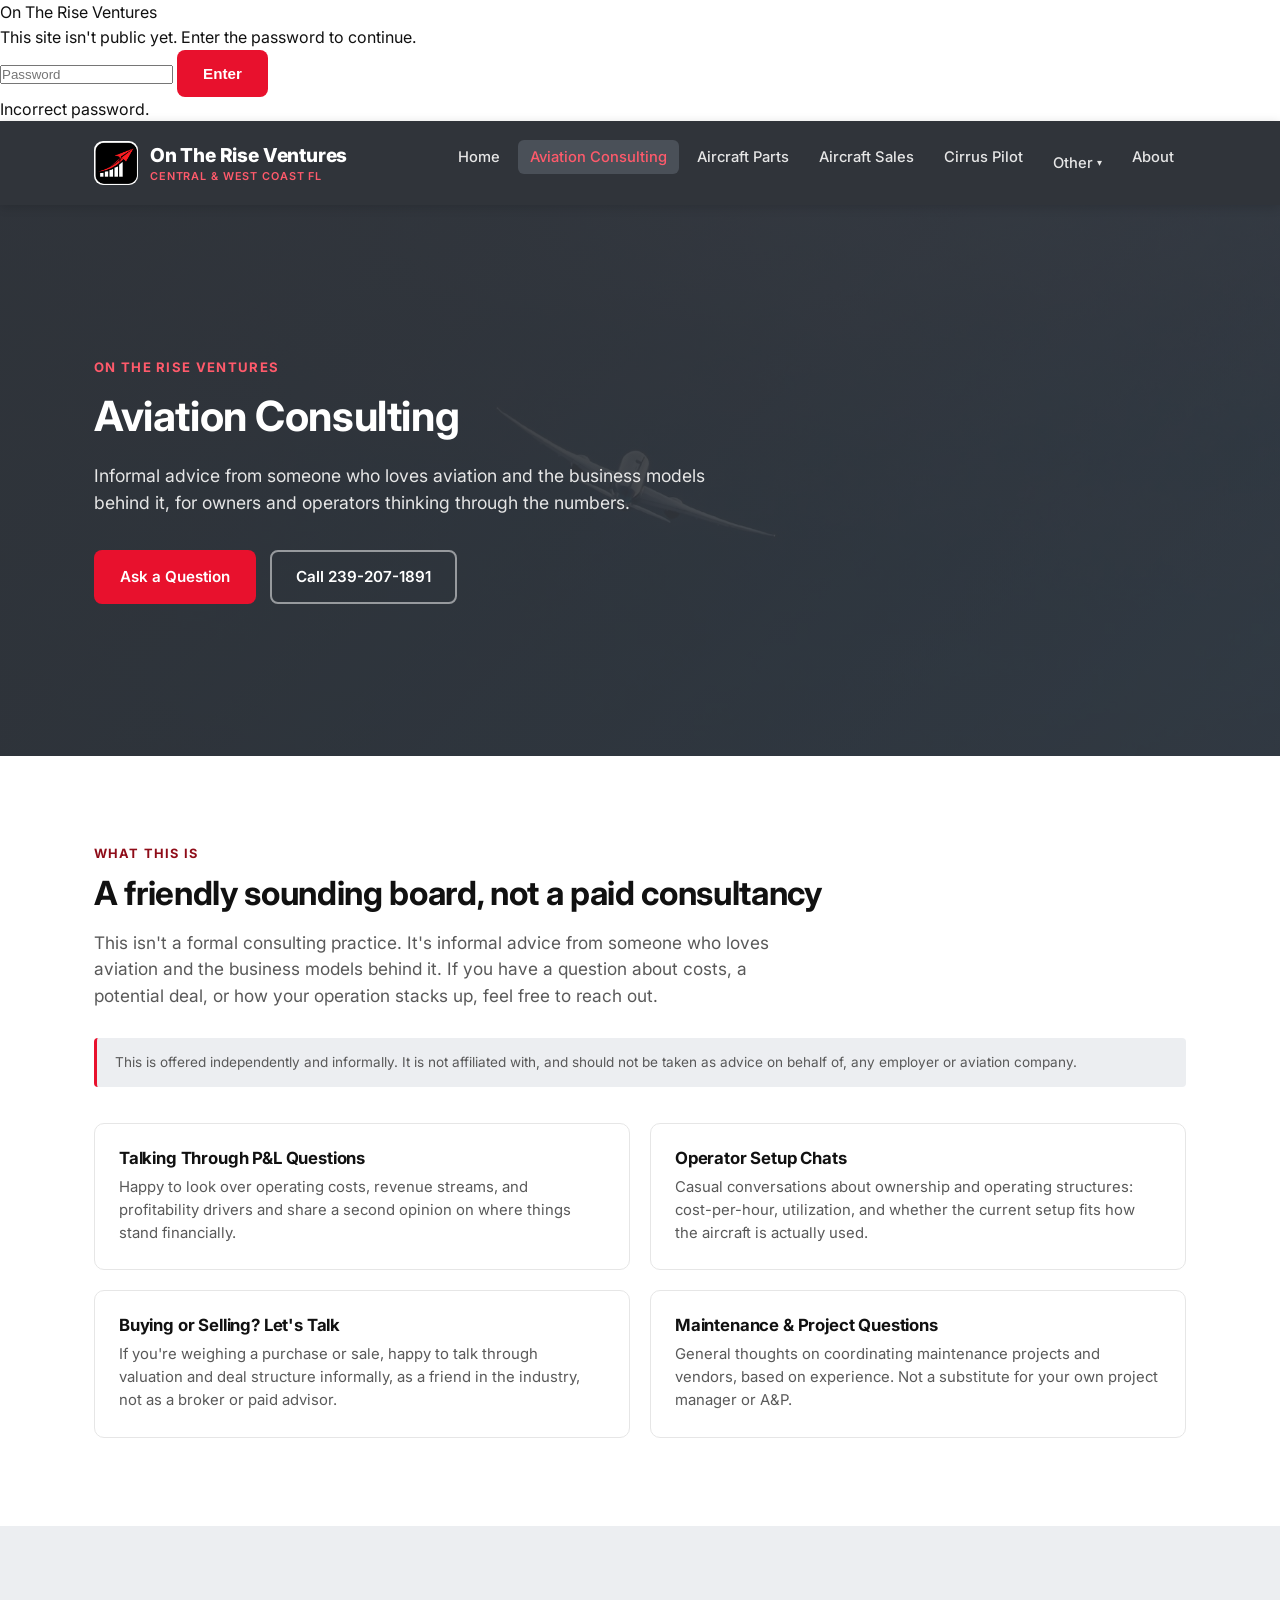
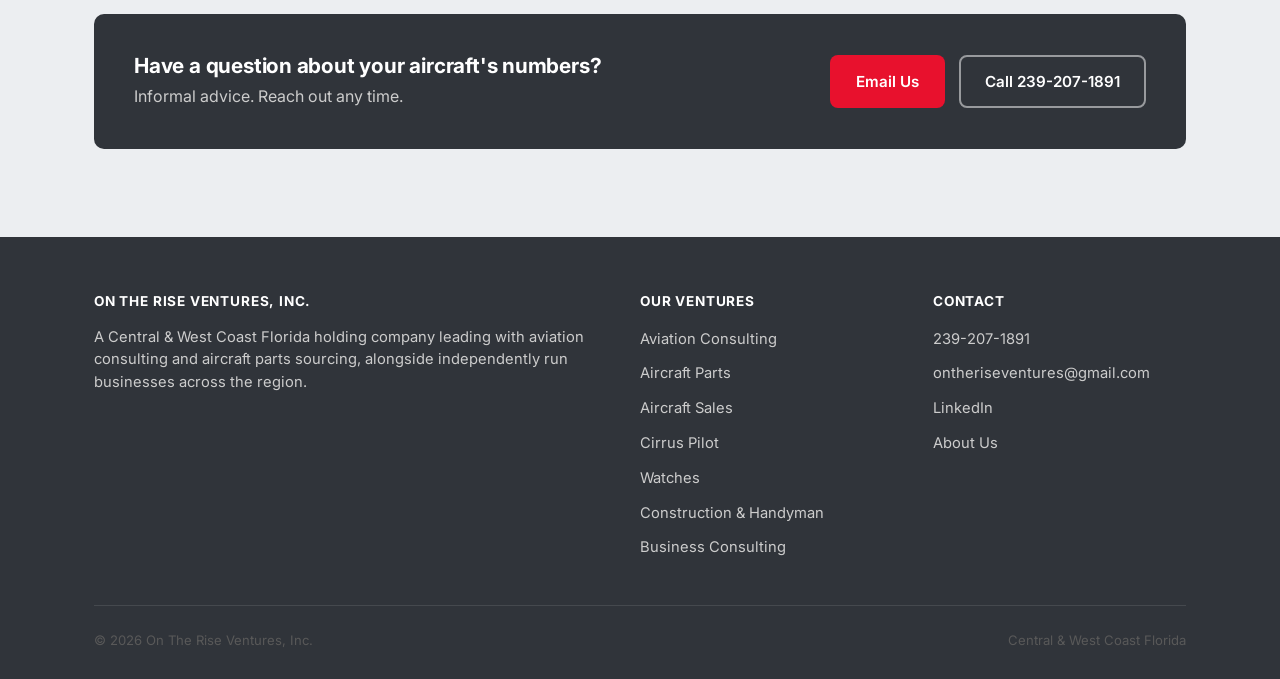
<file: aviation-consulting.html>
<!DOCTYPE html>
<html lang="en">
<head>
<meta charset="UTF-8">
<meta name="viewport" content="width=device-width, initial-scale=1.0">
<title>Aviation Consulting | On The Rise Ventures</title>
<meta name="description" content="Aviation consulting from On The Rise Ventures: P&amp;L analysis, operator model analysis, acquisition &amp; sale consulting, and maintenance coordination.">
<link rel="preconnect" href="https://fonts.googleapis.com">
<link rel="preconnect" href="https://fonts.gstatic.com" crossorigin>
<link href="https://fonts.googleapis.com/css2?family=Inter:wght@400;500;600;700;800&display=swap" rel="stylesheet">
<link rel="stylesheet" href="/assets/css/style.css">
<link rel="icon" href="/assets/images/logo.png" type="image/png">
</head>
<body>
<div id="otrv-gate" class="otrv-gate">
  <form id="otrv-gate-form" class="otrv-gate-box">
    <div class="otrv-gate-title">On The Rise Ventures</div>
    <div class="otrv-gate-sub">This site isn't public yet. Enter the password to continue.</div>
    <input id="otrv-gate-input" type="password" autocomplete="off" placeholder="Password">
    <button type="submit" class="btn btn-primary">Enter</button>
    <div id="otrv-gate-error" class="otrv-gate-error">Incorrect password.</div>
  </form>
</div>
<script>
(function () {
  var gate = document.getElementById('otrv-gate');
  if (localStorage.getItem('otrv_unlocked') === '1') {
    gate.style.display = 'none';
    return;
  }
  document.getElementById('otrv-gate-form').addEventListener('submit', function (e) {
    e.preventDefault();
    var val = document.getElementById('otrv-gate-input').value;
    if (val === '0228') {
      localStorage.setItem('otrv_unlocked', '1');
      gate.style.display = 'none';
    } else {
      document.getElementById('otrv-gate-error').style.visibility = 'visible';
    }
  });
})();
</script>

<header class="site-header">
  <div class="container">
    <a href="/" class="brand" style="text-decoration:none;">
      <img src="/assets/images/logo.png" alt="On The Rise Ventures logo" class="brand-logo">
      <span class="brand-text">
        <span class="brand-name">On The Rise Ventures</span>
        <span class="brand-tag">Central &amp; West Coast FL</span>
      </span>
    </a>
    <button class="nav-toggle" aria-label="Toggle menu" aria-expanded="false">&#9776;</button>
    <nav class="main-nav">
      <ul>
        <li><a href="/">Home</a></li>
        <li><a href="/aviation-consulting.html" aria-current="page">Aviation Consulting</a></li>
        <li><a href="/aircraft-parts.html">Aircraft Parts</a></li>
        <li><a href="/aircraft-sales.html">Aircraft Sales</a></li>
        <li><a href="/cirrus-pilot.html">Cirrus Pilot</a></li>
        <li class="has-dropdown">
          <details class="dropdown">
            <summary>Other</summary>
            <ul class="dropdown-menu">
              <li><a href="/watches.html">Watches</a></li>
              <li><a href="/construction.html">Construction &amp; Handyman</a></li>
              <li><a href="/consulting.html" aria-current="page">Business Consulting</a></li>
            </ul>
          </details>
        </li>
        <li><a href="/about.html">About</a></li>
      </ul>
    </nav>
  </div>
</header>

<section class="hero hero-sm">
  <img class="hero-bg" src="/assets/images/aviation-consulting.jpg" alt="">
  <div class="hero-overlay"></div>
  <div class="container">
    <div class="hero-eyebrow">On The Rise Ventures</div>
    <h1>Aviation Consulting</h1>
    <p>Informal advice from someone who loves aviation and the business models behind it, for owners and operators thinking through the numbers.</p>
    <div class="btn-row">
      <a href="mailto:ontheriseventures@gmail.com" class="btn btn-primary">Ask a Question</a>
      <a href="tel:2392071891" class="btn btn-outline">Call 239-207-1891</a>
    </div>
  </div>
</section>

<section>
  <div class="container">
    <div class="eyebrow">What This Is</div>
    <h2>A friendly sounding board, not a paid consultancy</h2>
    <p class="lead">This isn't a formal consulting practice. It's informal advice from someone who loves aviation and the business models behind it. If you have a question about costs, a potential deal, or how your operation stacks up, feel free to reach out.</p>
    <p class="note">This is offered independently and informally. It is not affiliated with, and should not be taken as advice on behalf of, any employer or aviation company.</p>

    <div class="simple-grid">
      <div class="simple-item">
        <h3>Talking Through P&amp;L Questions</h3>
        <p>Happy to look over operating costs, revenue streams, and profitability drivers and share a second opinion on where things stand financially.</p>
      </div>
      <div class="simple-item">
        <h3>Operator Setup Chats</h3>
        <p>Casual conversations about ownership and operating structures: cost-per-hour, utilization, and whether the current setup fits how the aircraft is actually used.</p>
      </div>
      <div class="simple-item">
        <h3>Buying or Selling? Let's Talk</h3>
        <p>If you're weighing a purchase or sale, happy to talk through valuation and deal structure informally, as a friend in the industry, not as a broker or paid advisor.</p>
      </div>
      <div class="simple-item">
        <h3>Maintenance &amp; Project Questions</h3>
        <p>General thoughts on coordinating maintenance projects and vendors, based on experience. Not a substitute for your own project manager or A&amp;P.</p>
      </div>
    </div>
  </div>
</section>

<section class="section-alt">
  <div class="container">
    <div class="contact-block">
      <div>
        <h3>Have a question about your aircraft's numbers?</h3>
        <p>Informal advice. Reach out any time.</p>
      </div>
      <div class="contact-links">
        <a href="mailto:ontheriseventures@gmail.com" class="btn btn-primary">Email Us</a>
        <a href="tel:2392071891" class="btn btn-outline">Call 239-207-1891</a>
      </div>
    </div>
  </div>
</section>

<footer class="site-footer">
  <div class="container">
    <div class="footer-grid">
      <div>
        <h4>On The Rise Ventures, Inc.</h4>
        <p>A Central &amp; West Coast Florida holding company leading with aviation consulting and aircraft parts sourcing, alongside independently run businesses across the region.</p>
      </div>
      <div>
        <h4>Our Ventures</h4>
        <ul>
          <li><a href="/aviation-consulting.html">Aviation Consulting</a></li>
          <li><a href="/aircraft-parts.html">Aircraft Parts</a></li>
          <li><a href="/aircraft-sales.html">Aircraft Sales</a></li>
          <li><a href="/cirrus-pilot.html">Cirrus Pilot</a></li>
          <li><a href="/watches.html">Watches</a></li>
          <li><a href="/construction.html">Construction &amp; Handyman</a></li>
          <li><a href="/consulting.html">Business Consulting</a></li>
        </ul>
      </div>
      <div>
        <h4>Contact</h4>
        <ul>
          <li><a href="tel:2392071891">239-207-1891</a></li>
          <li><a href="mailto:ontheriseventures@gmail.com">ontheriseventures@gmail.com</a></li>
          <li><a href="https://www.linkedin.com/in/scolamichael" target="_blank" rel="noopener">LinkedIn</a></li>
          <li><a href="/about.html">About Us</a></li>
        </ul>
      </div>
    </div>
    <div class="footer-bottom">
      <span>&copy; 2026 On The Rise Ventures, Inc.</span>
      <span>Central &amp; West Coast Florida</span>
    </div>
  </div>
</footer>

<script src="/assets/js/main.js"></script>
</body>
</html>
</file>
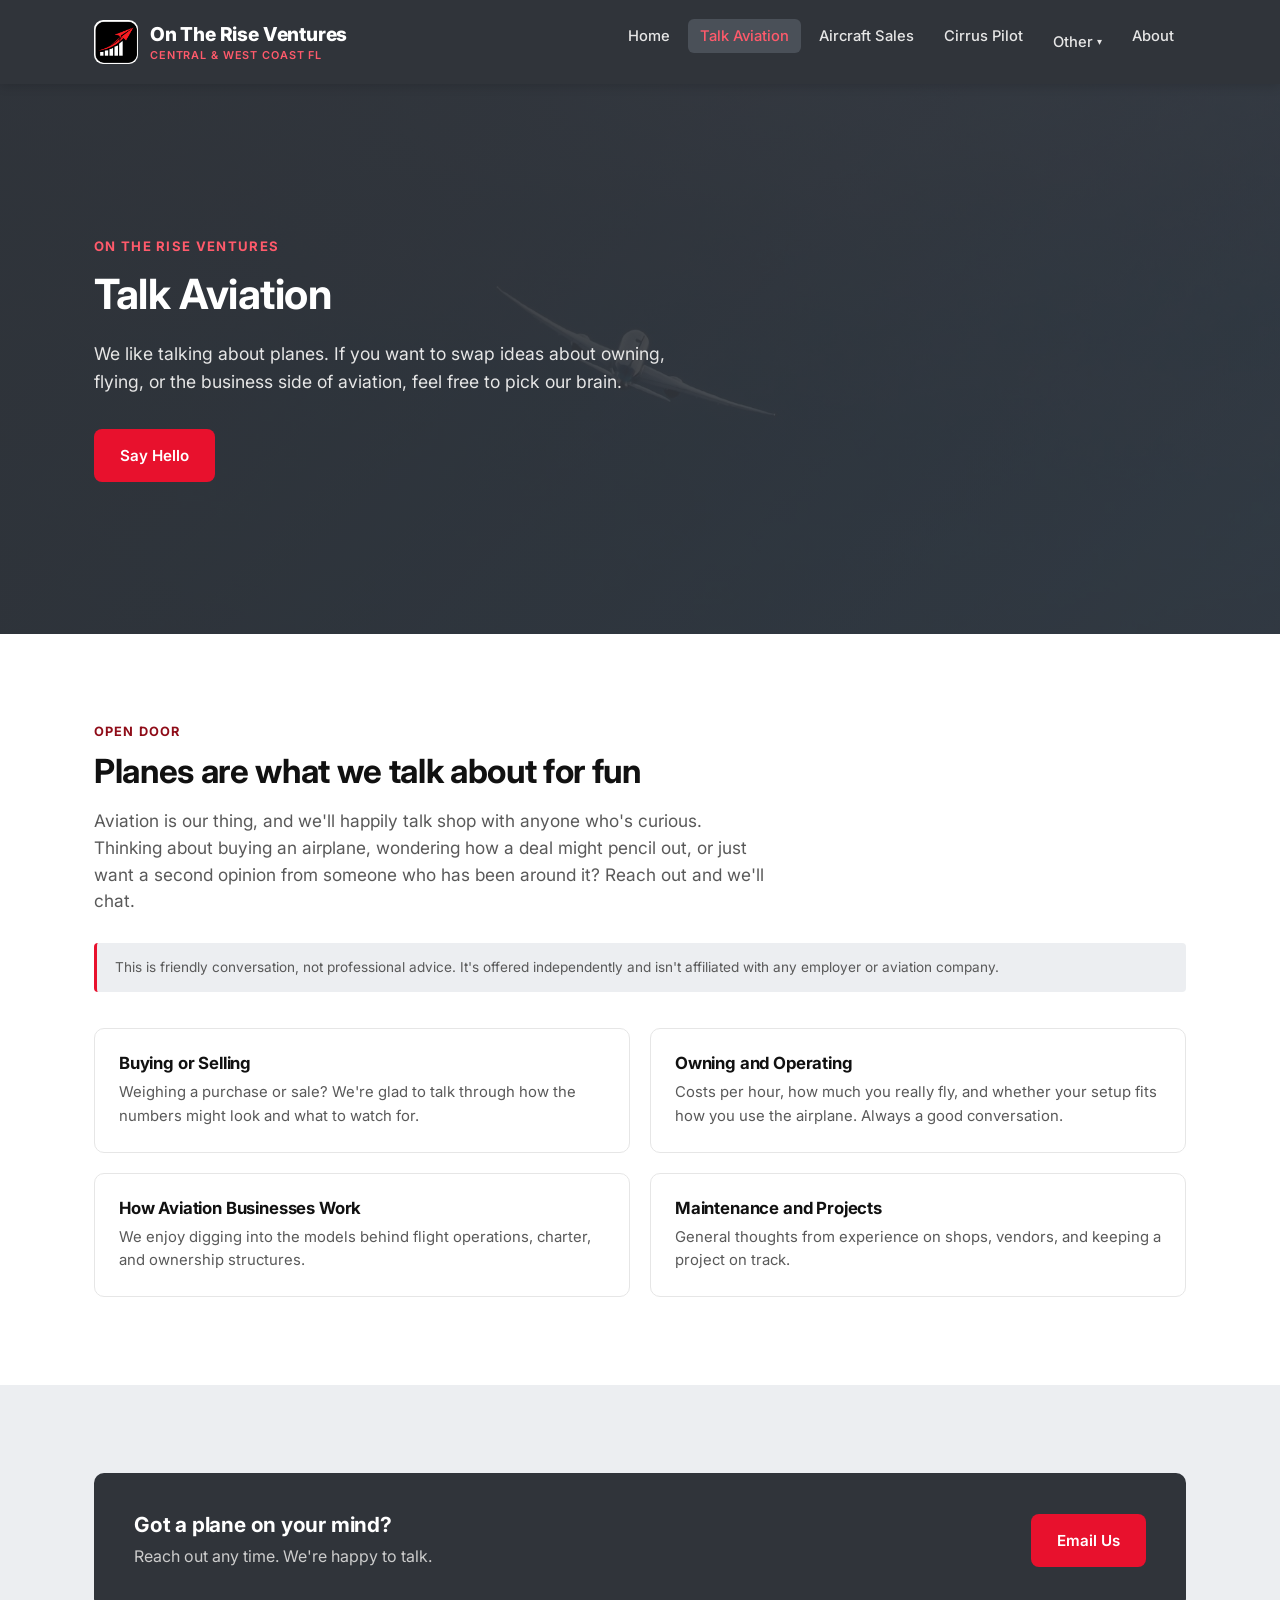
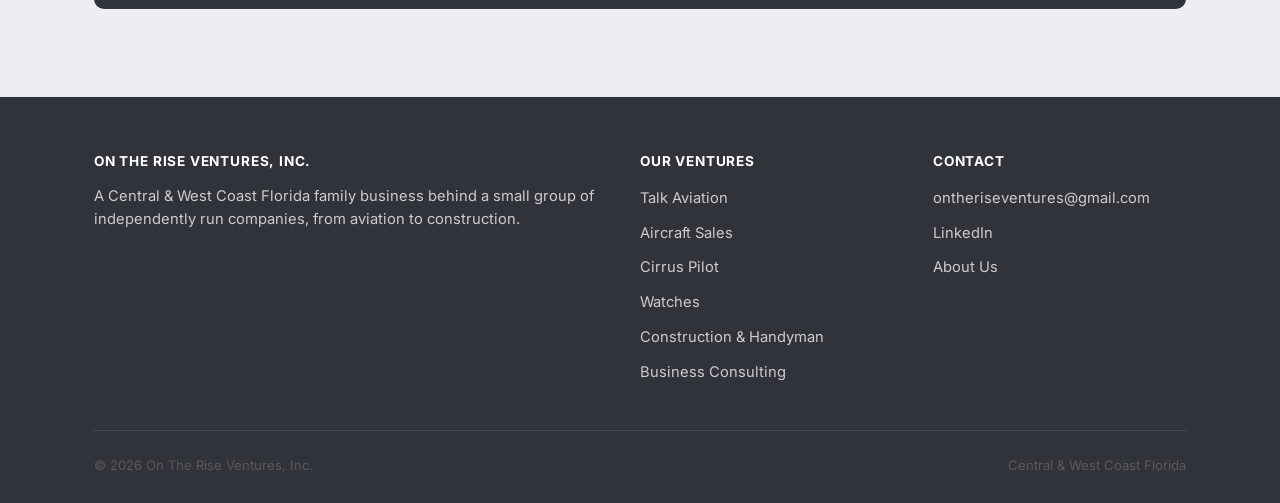
<file: aviation.html>
<!DOCTYPE html>
<html lang="en">
<head>
<meta charset="UTF-8">
<meta name="viewport" content="width=device-width, initial-scale=1.0">
<title>Talk Aviation | On The Rise Ventures</title>
<meta name="description" content="We love talking planes. If you want to chew on aircraft ownership, operations, or the business side of aviation, feel free to pick our brain.">
<link rel="preconnect" href="https://fonts.googleapis.com">
<link rel="preconnect" href="https://fonts.gstatic.com" crossorigin>
<link href="https://fonts.googleapis.com/css2?family=Inter:wght@400;500;600;700;800&display=swap" rel="stylesheet">
<link rel="stylesheet" href="/assets/css/style.css">
<link rel="icon" href="/assets/images/logo.png" type="image/png">
</head>
<body>

<header class="site-header">
  <div class="container">
    <a href="/" class="brand" style="text-decoration:none;">
      <img src="/assets/images/logo.png" alt="On The Rise Ventures logo" class="brand-logo">
      <span class="brand-text">
        <span class="brand-name">On The Rise Ventures</span>
        <span class="brand-tag">Central &amp; West Coast FL</span>
      </span>
    </a>
    <button class="nav-toggle" aria-label="Toggle menu" aria-expanded="false">&#9776;</button>
    <nav class="main-nav">
      <ul>
        <li><a href="/">Home</a></li>
        <li><a href="/aviation.html" aria-current="page">Talk Aviation</a></li>
        <li><a href="/aircraft-sales.html">Aircraft Sales</a></li>
        <li><a href="/cirrus-pilot.html">Cirrus Pilot</a></li>
        <li class="has-dropdown">
          <details class="dropdown">
            <summary>Other</summary>
            <ul class="dropdown-menu">
              <li><a href="/watches.html">Watches</a></li>
              <li><a href="/construction.html">Construction &amp; Handyman</a></li>
              <li><a href="/consulting.html" aria-current="page">Business Consulting</a></li>
            </ul>
          </details>
        </li>
        <li><a href="/about.html">About</a></li>
      </ul>
    </nav>
  </div>
</header>

<section class="hero hero-sm">
  <img class="hero-bg" src="/assets/images/aviation.jpg" alt="">
  <div class="hero-overlay"></div>
  <div class="container">
    <div class="hero-eyebrow">On The Rise Ventures</div>
    <h1>Talk Aviation</h1>
    <p>We like talking about planes. If you want to swap ideas about owning, flying, or the business side of aviation, feel free to pick our brain.</p>
    <div class="btn-row">
      <a href="mailto:ontheriseventures@gmail.com" class="btn btn-primary">Say Hello</a>
    </div>
  </div>
</section>

<section>
  <div class="container">
    <div class="eyebrow">Open Door</div>
    <h2>Planes are what we talk about for fun</h2>
    <p class="lead">Aviation is our thing, and we'll happily talk shop with anyone who's curious. Thinking about buying an airplane, wondering how a deal might pencil out, or just want a second opinion from someone who has been around it? Reach out and we'll chat.</p>
    <p class="note">This is friendly conversation, not professional advice. It's offered independently and isn't affiliated with any employer or aviation company.</p>

    <div class="simple-grid">
      <div class="simple-item">
        <h3>Buying or Selling</h3>
        <p>Weighing a purchase or sale? We're glad to talk through how the numbers might look and what to watch for.</p>
      </div>
      <div class="simple-item">
        <h3>Owning and Operating</h3>
        <p>Costs per hour, how much you really fly, and whether your setup fits how you use the airplane. Always a good conversation.</p>
      </div>
      <div class="simple-item">
        <h3>How Aviation Businesses Work</h3>
        <p>We enjoy digging into the models behind flight operations, charter, and ownership structures.</p>
      </div>
      <div class="simple-item">
        <h3>Maintenance and Projects</h3>
        <p>General thoughts from experience on shops, vendors, and keeping a project on track.</p>
      </div>
    </div>
  </div>
</section>

<section class="section-alt">
  <div class="container">
    <div class="contact-block">
      <div>
        <h3>Got a plane on your mind?</h3>
        <p>Reach out any time. We're happy to talk.</p>
      </div>
      <div class="contact-links">
        <a href="mailto:ontheriseventures@gmail.com" class="btn btn-primary">Email Us</a>
      </div>
    </div>
  </div>
</section>

<footer class="site-footer">
  <div class="container">
    <div class="footer-grid">
      <div>
        <h4>On The Rise Ventures, Inc.</h4>
        <p>A Central &amp; West Coast Florida family business behind a small group of independently run companies, from aviation to construction.</p>
      </div>
      <div>
        <h4>Our Ventures</h4>
        <ul>
          <li><a href="/aviation.html">Talk Aviation</a></li>
          <li><a href="/aircraft-sales.html">Aircraft Sales</a></li>
          <li><a href="/cirrus-pilot.html">Cirrus Pilot</a></li>
          <li><a href="/watches.html">Watches</a></li>
          <li><a href="/construction.html">Construction &amp; Handyman</a></li>
          <li><a href="/consulting.html">Business Consulting</a></li>
        </ul>
      </div>
      <div>
        <h4>Contact</h4>
        <ul>
          <li><a href="mailto:ontheriseventures@gmail.com">ontheriseventures@gmail.com</a></li>
          <li><a href="https://www.linkedin.com/in/scolamichael" target="_blank" rel="noopener">LinkedIn</a></li>
          <li><a href="/about.html">About Us</a></li>
        </ul>
      </div>
    </div>
    <div class="footer-bottom">
      <span>&copy; 2026 On The Rise Ventures, Inc.</span>
      <span>Central &amp; West Coast Florida</span>
    </div>
  </div>
</footer>

<script src="/assets/js/main.js"></script>
</body>
</html>
</file>
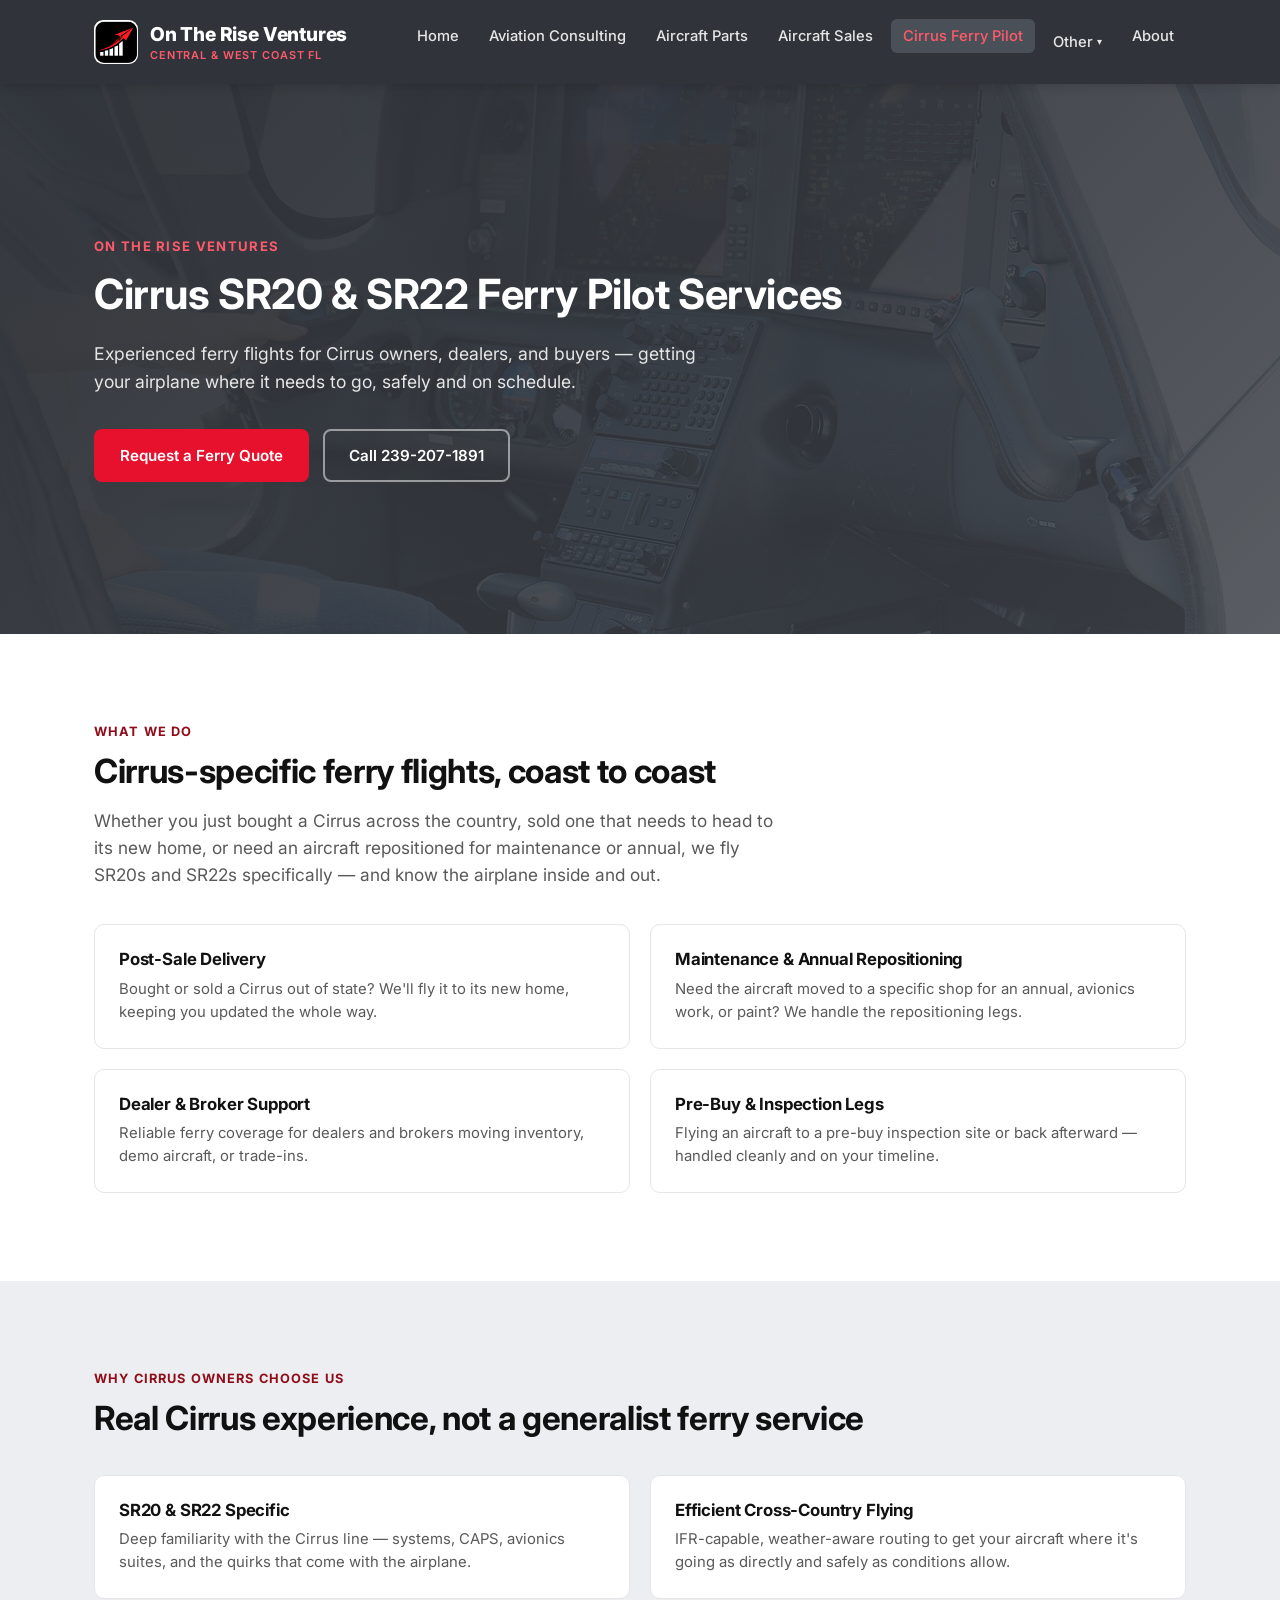
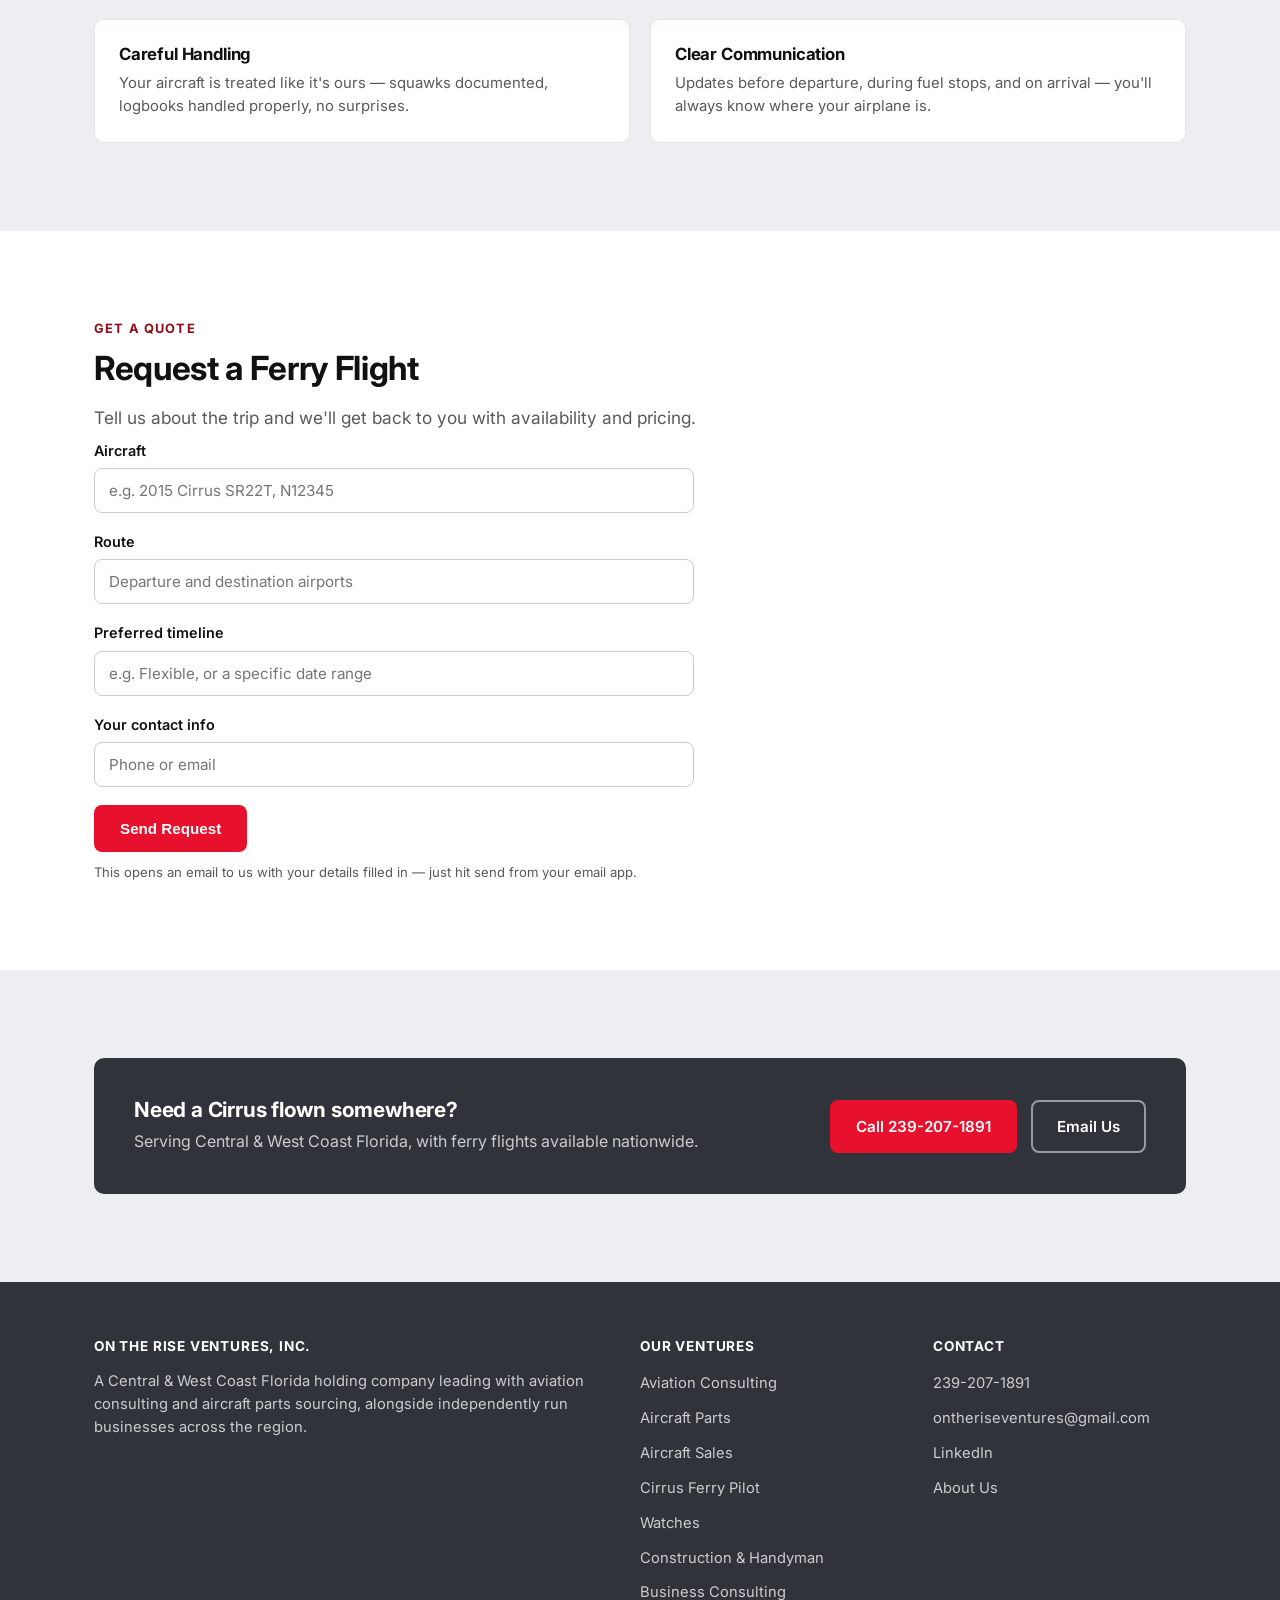
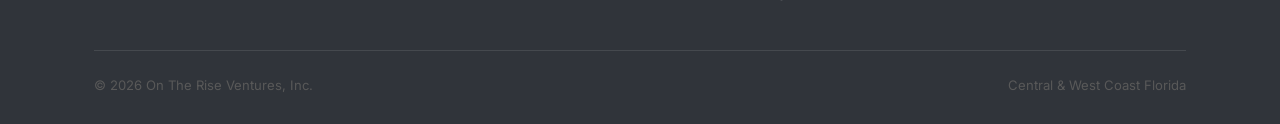
<file: cirrus-ferry.html>
<!DOCTYPE html>
<html lang="en">
<head>
<meta charset="UTF-8">
<meta name="viewport" content="width=device-width, initial-scale=1.0">
<title>Cirrus SR20 &amp; SR22 Ferry Pilot Services | On The Rise Ventures</title>
<meta name="description" content="Professional ferry pilot services for Cirrus SR20 and SR22 owners, dealers, and buyers. Aircraft delivery, repositioning, and cross-country flights from On The Rise Ventures.">
<link rel="preconnect" href="https://fonts.googleapis.com">
<link rel="preconnect" href="https://fonts.gstatic.com" crossorigin>
<link href="https://fonts.googleapis.com/css2?family=Inter:wght@400;500;600;700;800&display=swap" rel="stylesheet">
<link rel="stylesheet" href="/assets/css/style.css">
<link rel="icon" href="/assets/images/logo.png" type="image/png">
</head>
<body>

<header class="site-header">
  <div class="container">
    <a href="/" class="brand" style="text-decoration:none;">
      <img src="/assets/images/logo.png" alt="On The Rise Ventures logo" class="brand-logo">
      <span class="brand-text">
        <span class="brand-name">On The Rise Ventures</span>
        <span class="brand-tag">Central &amp; West Coast FL</span>
      </span>
    </a>
    <button class="nav-toggle" aria-label="Toggle menu" aria-expanded="false">&#9776;</button>
    <nav class="main-nav">
      <ul>
        <li><a href="/">Home</a></li>
        <li><a href="/aviation-consulting.html">Aviation Consulting</a></li>
        <li><a href="/aircraft-parts.html">Aircraft Parts</a></li>
        <li><a href="/aircraft-sales.html">Aircraft Sales</a></li>
        <li><a href="/cirrus-ferry.html" aria-current="page">Cirrus Ferry Pilot</a></li>
        <li class="has-dropdown">
          <details class="dropdown">
            <summary>Other</summary>
            <ul class="dropdown-menu">
              <li><a href="/watches.html">Watches</a></li>
              <li><a href="/construction.html">Construction &amp; Handyman</a></li>
              <li><a href="/consulting.html">Business Consulting</a></li>
            </ul>
          </details>
        </li>
        <li><a href="/about.html">About</a></li>
      </ul>
    </nav>
  </div>
</header>

<section class="hero hero-sm">
  <img class="hero-bg" src="/assets/images/cirrus-ferry-pilot.jpg" alt="">
  <div class="hero-overlay"></div>
  <div class="container">
    <div class="hero-eyebrow">On The Rise Ventures</div>
    <h1>Cirrus SR20 &amp; SR22 Ferry Pilot Services</h1>
    <p>Experienced ferry flights for Cirrus owners, dealers, and buyers &mdash; getting your airplane where it needs to go, safely and on schedule.</p>
    <div class="btn-row">
      <a href="#request-ferry" class="btn btn-primary">Request a Ferry Quote</a>
      <a href="tel:2392071891" class="btn btn-outline">Call 239-207-1891</a>
    </div>
  </div>
</section>

<section>
  <div class="container">
    <div class="eyebrow">What We Do</div>
    <h2>Cirrus-specific ferry flights, coast to coast</h2>
    <p class="lead">Whether you just bought a Cirrus across the country, sold one that needs to head to its new home, or need an aircraft repositioned for maintenance or annual, we fly SR20s and SR22s specifically &mdash; and know the airplane inside and out.</p>

    <div class="simple-grid">
      <div class="simple-item">
        <h3>Post-Sale Delivery</h3>
        <p>Bought or sold a Cirrus out of state? We'll fly it to its new home, keeping you updated the whole way.</p>
      </div>
      <div class="simple-item">
        <h3>Maintenance &amp; Annual Repositioning</h3>
        <p>Need the aircraft moved to a specific shop for an annual, avionics work, or paint? We handle the repositioning legs.</p>
      </div>
      <div class="simple-item">
        <h3>Dealer &amp; Broker Support</h3>
        <p>Reliable ferry coverage for dealers and brokers moving inventory, demo aircraft, or trade-ins.</p>
      </div>
      <div class="simple-item">
        <h3>Pre-Buy &amp; Inspection Legs</h3>
        <p>Flying an aircraft to a pre-buy inspection site or back afterward &mdash; handled cleanly and on your timeline.</p>
      </div>
    </div>
  </div>
</section>

<section class="section-alt">
  <div class="container">
    <div class="eyebrow">Why Cirrus Owners Choose Us</div>
    <h2>Real Cirrus experience, not a generalist ferry service</h2>
    <div class="simple-grid">
      <div class="simple-item">
        <h3>SR20 &amp; SR22 Specific</h3>
        <p>Deep familiarity with the Cirrus line &mdash; systems, CAPS, avionics suites, and the quirks that come with the airplane.</p>
      </div>
      <div class="simple-item">
        <h3>Efficient Cross-Country Flying</h3>
        <p>IFR-capable, weather-aware routing to get your aircraft where it's going as directly and safely as conditions allow.</p>
      </div>
      <div class="simple-item">
        <h3>Careful Handling</h3>
        <p>Your aircraft is treated like it's ours &mdash; squawks documented, logbooks handled properly, no surprises.</p>
      </div>
      <div class="simple-item">
        <h3>Clear Communication</h3>
        <p>Updates before departure, during fuel stops, and on arrival &mdash; you'll always know where your airplane is.</p>
      </div>
    </div>
  </div>
</section>

<section id="request-ferry">
  <div class="container">
    <div class="eyebrow">Get a Quote</div>
    <h2>Request a Ferry Flight</h2>
    <p class="lead">Tell us about the trip and we'll get back to you with availability and pricing.</p>

    <form class="request-form" data-mailto="ontheriseventures@gmail.com" data-subject="Cirrus Ferry Flight Request">
      <div class="form-field">
        <label for="ferry-aircraft">Aircraft</label>
        <input type="text" id="ferry-aircraft" data-label="Aircraft" required placeholder="e.g. 2015 Cirrus SR22T, N12345">
      </div>
      <div class="form-field">
        <label for="ferry-route">Route</label>
        <input type="text" id="ferry-route" data-label="Route" required placeholder="Departure and destination airports">
      </div>
      <div class="form-field">
        <label for="ferry-timeline">Preferred timeline</label>
        <input type="text" id="ferry-timeline" data-label="Timeline" placeholder="e.g. Flexible, or a specific date range">
      </div>
      <div class="form-field">
        <label for="ferry-contact">Your contact info</label>
        <input type="text" id="ferry-contact" data-label="Contact info" required placeholder="Phone or email">
      </div>
      <button type="submit" class="btn btn-primary">Send Request</button>
      <p class="form-note">This opens an email to us with your details filled in &mdash; just hit send from your email app.</p>
    </form>
  </div>
</section>

<section class="section-alt">
  <div class="container">
    <div class="contact-block">
      <div>
        <h3>Need a Cirrus flown somewhere?</h3>
        <p>Serving Central &amp; West Coast Florida, with ferry flights available nationwide.</p>
      </div>
      <div class="contact-links">
        <a href="tel:2392071891" class="btn btn-primary">Call 239-207-1891</a>
        <a href="mailto:ontheriseventures@gmail.com" class="btn btn-outline">Email Us</a>
      </div>
    </div>
  </div>
</section>

<footer class="site-footer">
  <div class="container">
    <div class="footer-grid">
      <div>
        <h4>On The Rise Ventures, Inc.</h4>
        <p>A Central &amp; West Coast Florida holding company leading with aviation consulting and aircraft parts sourcing, alongside independently run businesses across the region.</p>
      </div>
      <div>
        <h4>Our Ventures</h4>
        <ul>
          <li><a href="/aviation-consulting.html">Aviation Consulting</a></li>
          <li><a href="/aircraft-parts.html">Aircraft Parts</a></li>
          <li><a href="/aircraft-sales.html">Aircraft Sales</a></li>
          <li><a href="/cirrus-ferry.html">Cirrus Ferry Pilot</a></li>
          <li><a href="/watches.html">Watches</a></li>
          <li><a href="/construction.html">Construction &amp; Handyman</a></li>
          <li><a href="/consulting.html">Business Consulting</a></li>
        </ul>
      </div>
      <div>
        <h4>Contact</h4>
        <ul>
          <li><a href="tel:2392071891">239-207-1891</a></li>
          <li><a href="mailto:ontheriseventures@gmail.com">ontheriseventures@gmail.com</a></li>
          <li><a href="https://www.linkedin.com/in/scolamichael" target="_blank" rel="noopener">LinkedIn</a></li>
          <li><a href="/about.html">About Us</a></li>
        </ul>
      </div>
    </div>
    <div class="footer-bottom">
      <span>&copy; 2026 On The Rise Ventures, Inc.</span>
      <span>Central &amp; West Coast Florida</span>
    </div>
  </div>
</footer>

<script src="/assets/js/main.js"></script>
</body>
</html>
</file>
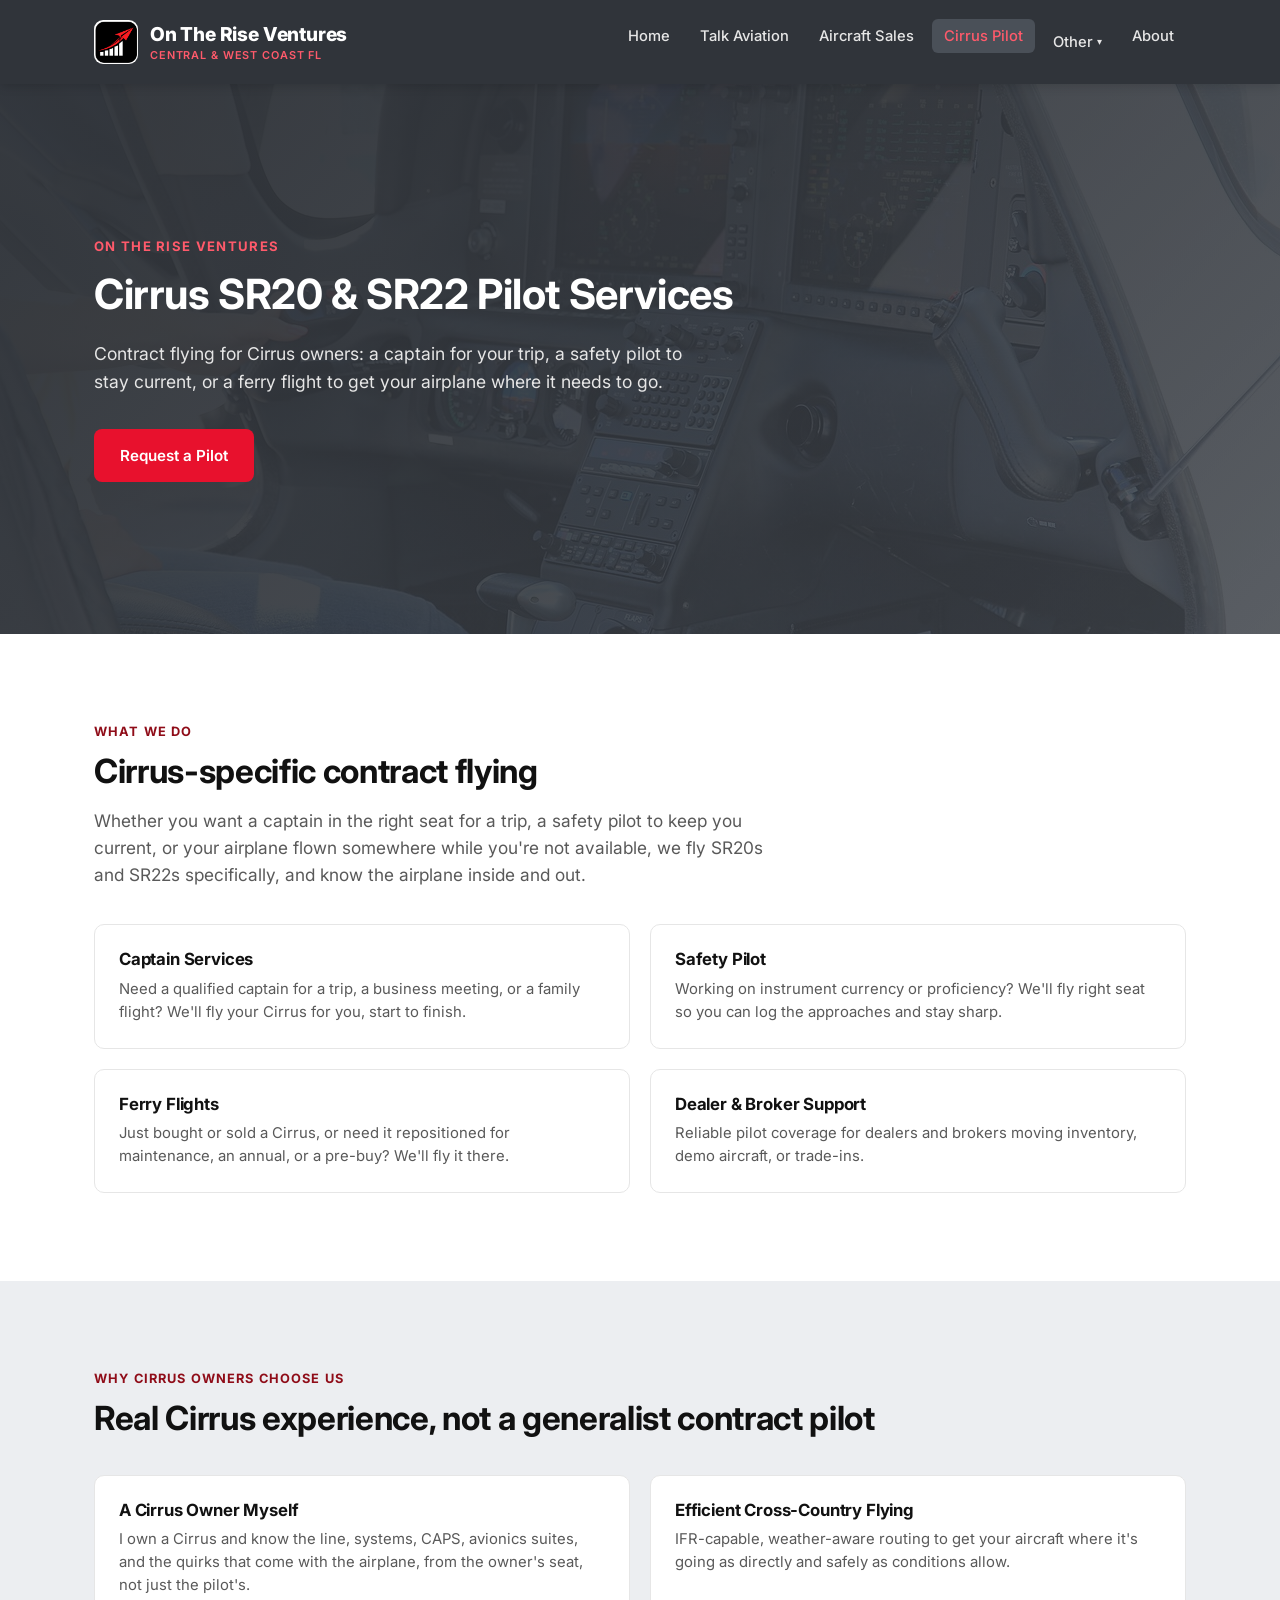
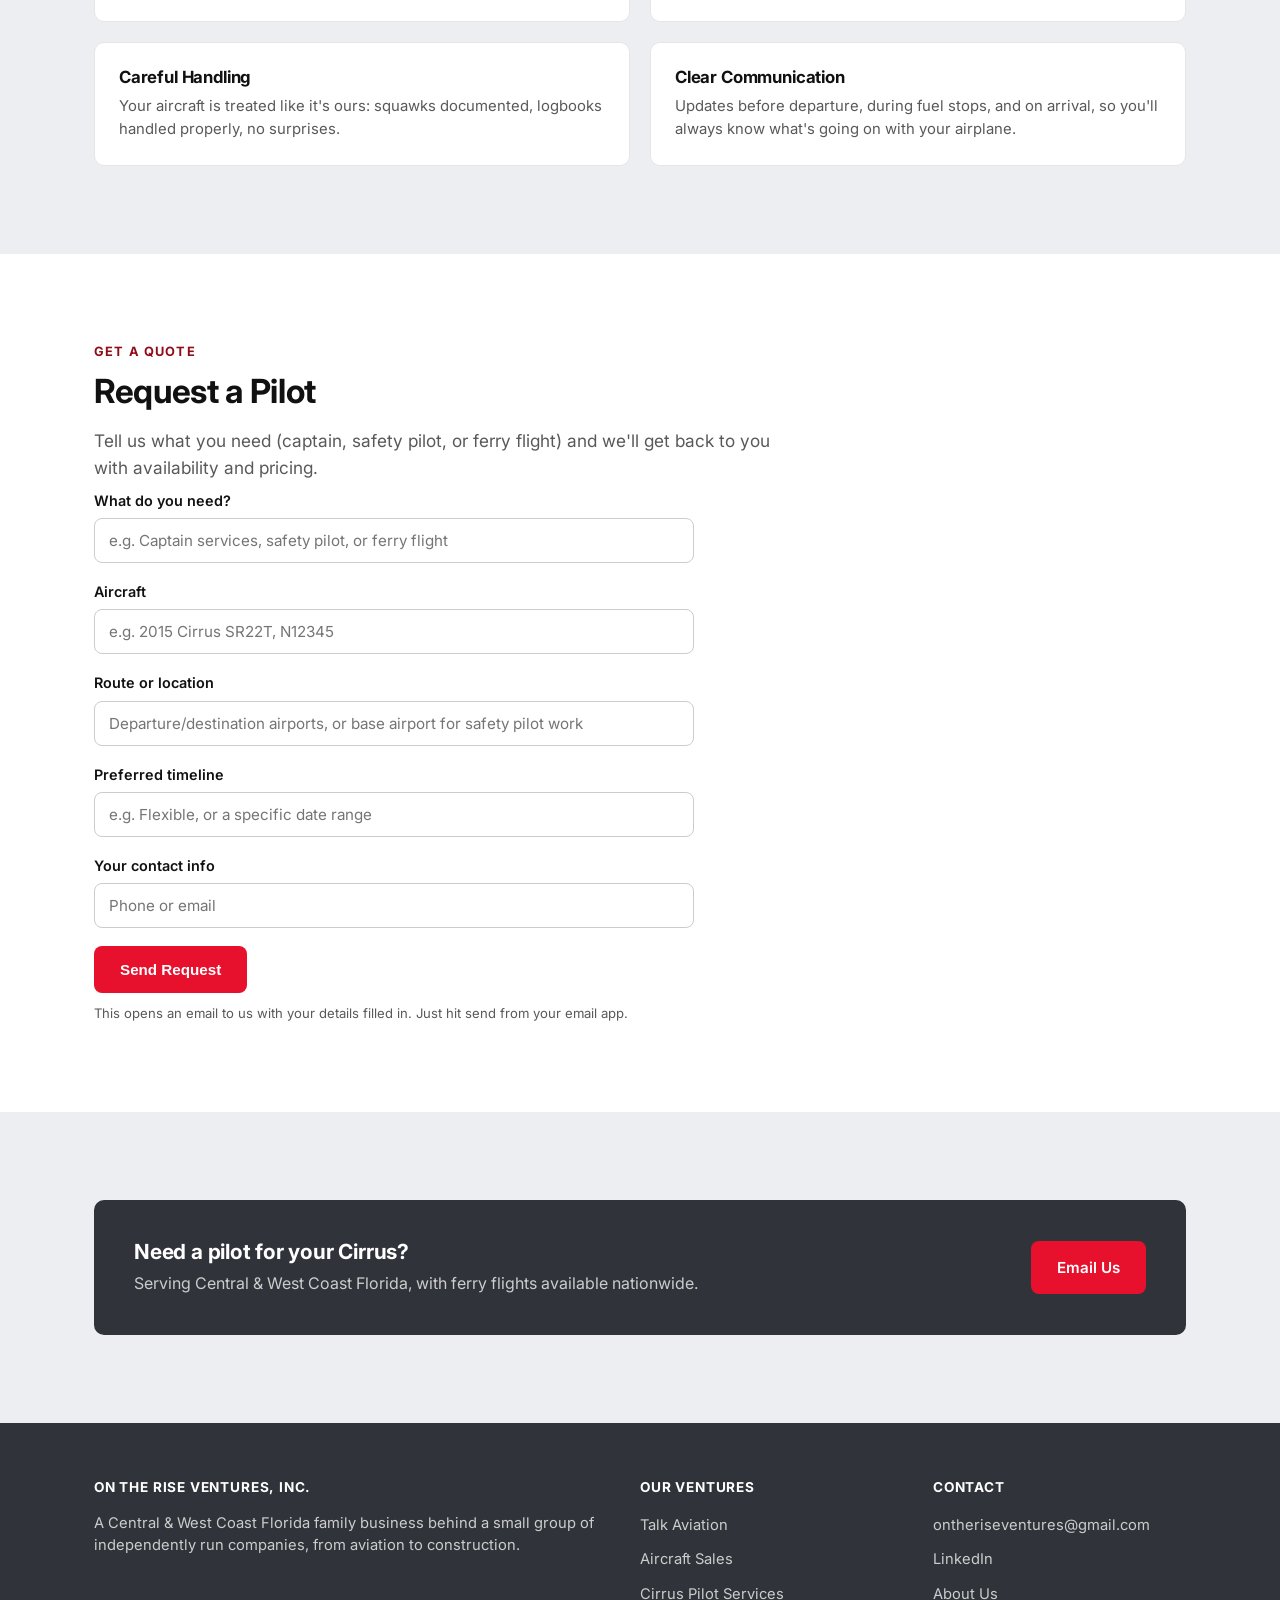
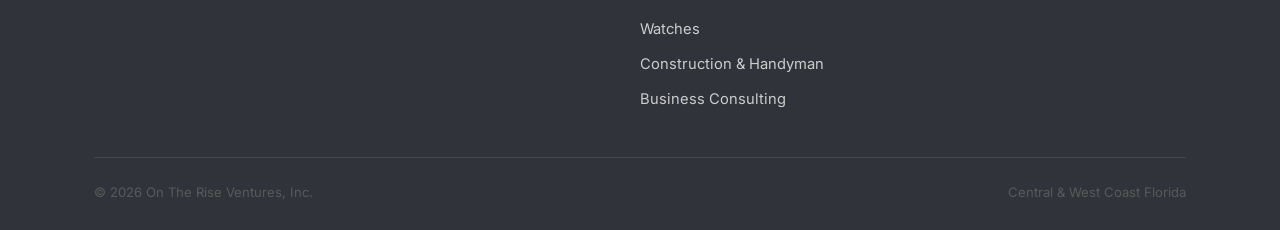
<file: cirrus-pilot.html>
<!DOCTYPE html>
<html lang="en">
<head>
<meta charset="UTF-8">
<meta name="viewport" content="width=device-width, initial-scale=1.0">
<title>Cirrus SR20 &amp; SR22 Pilot Services | On The Rise Ventures</title>
<meta name="description" content="Contract pilot services for Cirrus SR20 and SR22 owners: captain services, safety pilot, and ferry flights, from On The Rise Ventures.">
<link rel="preconnect" href="https://fonts.googleapis.com">
<link rel="preconnect" href="https://fonts.gstatic.com" crossorigin>
<link href="https://fonts.googleapis.com/css2?family=Inter:wght@400;500;600;700;800&display=swap" rel="stylesheet">
<link rel="stylesheet" href="/assets/css/style.css">
<link rel="icon" href="/assets/images/logo.png" type="image/png">
</head>
<body>

<header class="site-header">
  <div class="container">
    <a href="/" class="brand" style="text-decoration:none;">
      <img src="/assets/images/logo.png" alt="On The Rise Ventures logo" class="brand-logo">
      <span class="brand-text">
        <span class="brand-name">On The Rise Ventures</span>
        <span class="brand-tag">Central &amp; West Coast FL</span>
      </span>
    </a>
    <button class="nav-toggle" aria-label="Toggle menu" aria-expanded="false">&#9776;</button>
    <nav class="main-nav">
      <ul>
        <li><a href="/">Home</a></li>
        <li><a href="/aviation.html">Talk Aviation</a></li>
        <li><a href="/aircraft-sales.html">Aircraft Sales</a></li>
        <li><a href="/cirrus-pilot.html" aria-current="page">Cirrus Pilot</a></li>
        <li class="has-dropdown">
          <details class="dropdown">
            <summary>Other</summary>
            <ul class="dropdown-menu">
              <li><a href="/watches.html">Watches</a></li>
              <li><a href="/construction.html">Construction &amp; Handyman</a></li>
              <li><a href="/consulting.html">Business Consulting</a></li>
            </ul>
          </details>
        </li>
        <li><a href="/about.html">About</a></li>
      </ul>
    </nav>
  </div>
</header>

<section class="hero hero-sm">
  <img class="hero-bg" src="/assets/images/cirrus-ferry-pilot.jpg" alt="">
  <div class="hero-overlay"></div>
  <div class="container">
    <div class="hero-eyebrow">On The Rise Ventures</div>
    <h1>Cirrus SR20 &amp; SR22 Pilot Services</h1>
    <p>Contract flying for Cirrus owners: a captain for your trip, a safety pilot to stay current, or a ferry flight to get your airplane where it needs to go.</p>
    <div class="btn-row">
      <a href="#request-pilot" class="btn btn-primary">Request a Pilot</a>
    </div>
  </div>
</section>

<section>
  <div class="container">
    <div class="eyebrow">What We Do</div>
    <h2>Cirrus-specific contract flying</h2>
    <p class="lead">Whether you want a captain in the right seat for a trip, a safety pilot to keep you current, or your airplane flown somewhere while you're not available, we fly SR20s and SR22s specifically, and know the airplane inside and out.</p>

    <div class="simple-grid">
      <div class="simple-item">
        <h3>Captain Services</h3>
        <p>Need a qualified captain for a trip, a business meeting, or a family flight? We'll fly your Cirrus for you, start to finish.</p>
      </div>
      <div class="simple-item">
        <h3>Safety Pilot</h3>
        <p>Working on instrument currency or proficiency? We'll fly right seat so you can log the approaches and stay sharp.</p>
      </div>
      <div class="simple-item">
        <h3>Ferry Flights</h3>
        <p>Just bought or sold a Cirrus, or need it repositioned for maintenance, an annual, or a pre-buy? We'll fly it there.</p>
      </div>
      <div class="simple-item">
        <h3>Dealer &amp; Broker Support</h3>
        <p>Reliable pilot coverage for dealers and brokers moving inventory, demo aircraft, or trade-ins.</p>
      </div>
    </div>
  </div>
</section>

<section class="section-alt">
  <div class="container">
    <div class="eyebrow">Why Cirrus Owners Choose Us</div>
    <h2>Real Cirrus experience, not a generalist contract pilot</h2>
    <div class="simple-grid">
      <div class="simple-item">
        <h3>A Cirrus Owner Myself</h3>
        <p>I own a Cirrus and know the line, systems, CAPS, avionics suites, and the quirks that come with the airplane, from the owner's seat, not just the pilot's.</p>
      </div>
      <div class="simple-item">
        <h3>Efficient Cross-Country Flying</h3>
        <p>IFR-capable, weather-aware routing to get your aircraft where it's going as directly and safely as conditions allow.</p>
      </div>
      <div class="simple-item">
        <h3>Careful Handling</h3>
        <p>Your aircraft is treated like it's ours: squawks documented, logbooks handled properly, no surprises.</p>
      </div>
      <div class="simple-item">
        <h3>Clear Communication</h3>
        <p>Updates before departure, during fuel stops, and on arrival, so you'll always know what's going on with your airplane.</p>
      </div>
    </div>
  </div>
</section>

<section id="request-pilot">
  <div class="container">
    <div class="eyebrow">Get a Quote</div>
    <h2>Request a Pilot</h2>
    <p class="lead">Tell us what you need (captain, safety pilot, or ferry flight) and we'll get back to you with availability and pricing.</p>

    <form class="request-form" data-mailto="ontheriseventures@gmail.com" data-subject="Cirrus Pilot Services Request">
      <div class="form-field">
        <label for="pilot-service">What do you need?</label>
        <input type="text" id="pilot-service" data-label="Service needed" required placeholder="e.g. Captain services, safety pilot, or ferry flight">
      </div>
      <div class="form-field">
        <label for="pilot-aircraft">Aircraft</label>
        <input type="text" id="pilot-aircraft" data-label="Aircraft" required placeholder="e.g. 2015 Cirrus SR22T, N12345">
      </div>
      <div class="form-field">
        <label for="pilot-route">Route or location</label>
        <input type="text" id="pilot-route" data-label="Route or location" required placeholder="Departure/destination airports, or base airport for safety pilot work">
      </div>
      <div class="form-field">
        <label for="pilot-timeline">Preferred timeline</label>
        <input type="text" id="pilot-timeline" data-label="Timeline" placeholder="e.g. Flexible, or a specific date range">
      </div>
      <div class="form-field">
        <label for="pilot-contact">Your contact info</label>
        <input type="text" id="pilot-contact" data-label="Contact info" required placeholder="Phone or email">
      </div>
      <button type="submit" class="btn btn-primary">Send Request</button>
      <p class="form-note">This opens an email to us with your details filled in. Just hit send from your email app.</p>
    </form>
  </div>
</section>

<section class="section-alt">
  <div class="container">
    <div class="contact-block">
      <div>
        <h3>Need a pilot for your Cirrus?</h3>
        <p>Serving Central &amp; West Coast Florida, with ferry flights available nationwide.</p>
      </div>
      <div class="contact-links">
        <a href="mailto:ontheriseventures@gmail.com" class="btn btn-primary">Email Us</a>
      </div>
    </div>
  </div>
</section>

<footer class="site-footer">
  <div class="container">
    <div class="footer-grid">
      <div>
        <h4>On The Rise Ventures, Inc.</h4>
        <p>A Central &amp; West Coast Florida family business behind a small group of independently run companies, from aviation to construction.</p>
      </div>
      <div>
        <h4>Our Ventures</h4>
        <ul>
          <li><a href="/aviation.html">Talk Aviation</a></li>
          <li><a href="/aircraft-sales.html">Aircraft Sales</a></li>
          <li><a href="/cirrus-pilot.html">Cirrus Pilot Services</a></li>
          <li><a href="/watches.html">Watches</a></li>
          <li><a href="/construction.html">Construction &amp; Handyman</a></li>
          <li><a href="/consulting.html">Business Consulting</a></li>
        </ul>
      </div>
      <div>
        <h4>Contact</h4>
        <ul>
          <li><a href="mailto:ontheriseventures@gmail.com">ontheriseventures@gmail.com</a></li>
          <li><a href="https://www.linkedin.com/in/scolamichael" target="_blank" rel="noopener">LinkedIn</a></li>
          <li><a href="/about.html">About Us</a></li>
        </ul>
      </div>
    </div>
    <div class="footer-bottom">
      <span>&copy; 2026 On The Rise Ventures, Inc.</span>
      <span>Central &amp; West Coast Florida</span>
    </div>
  </div>
</footer>

<script src="/assets/js/main.js"></script>
</body>
</html>
</file>
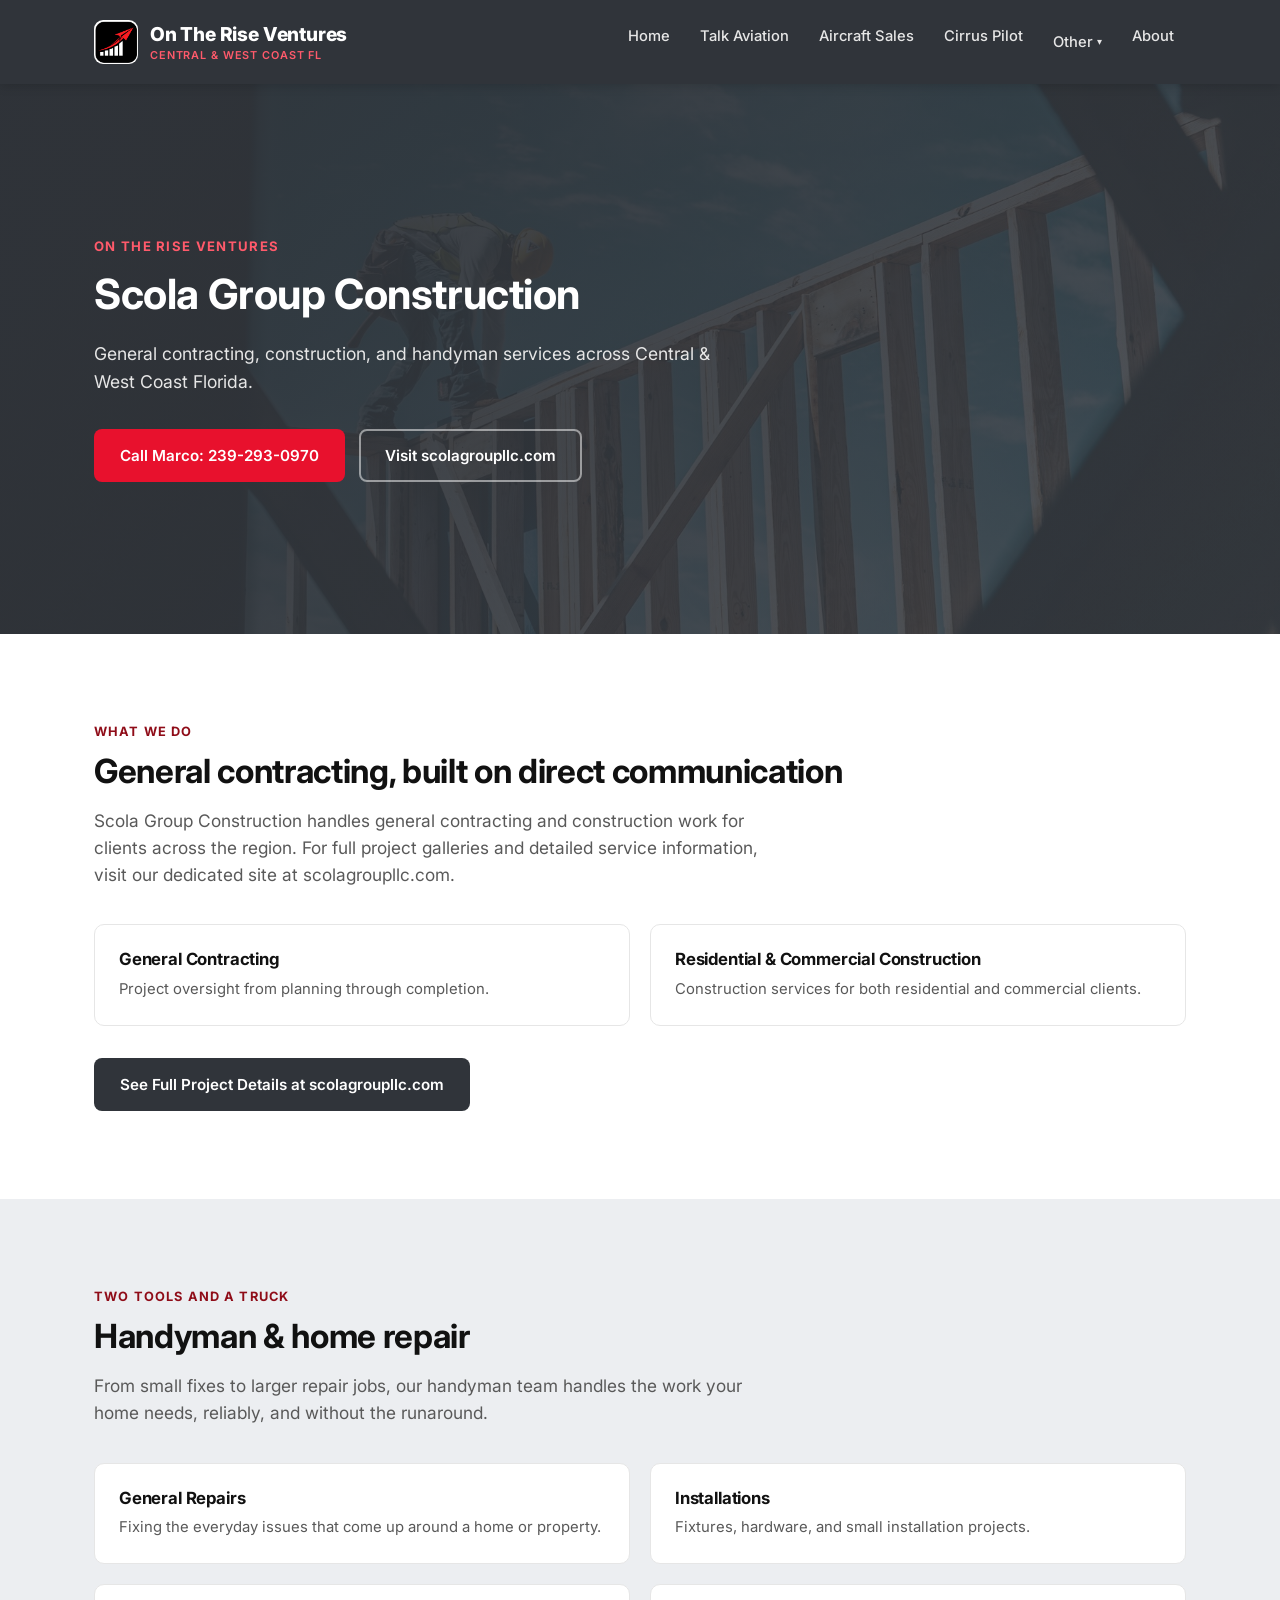
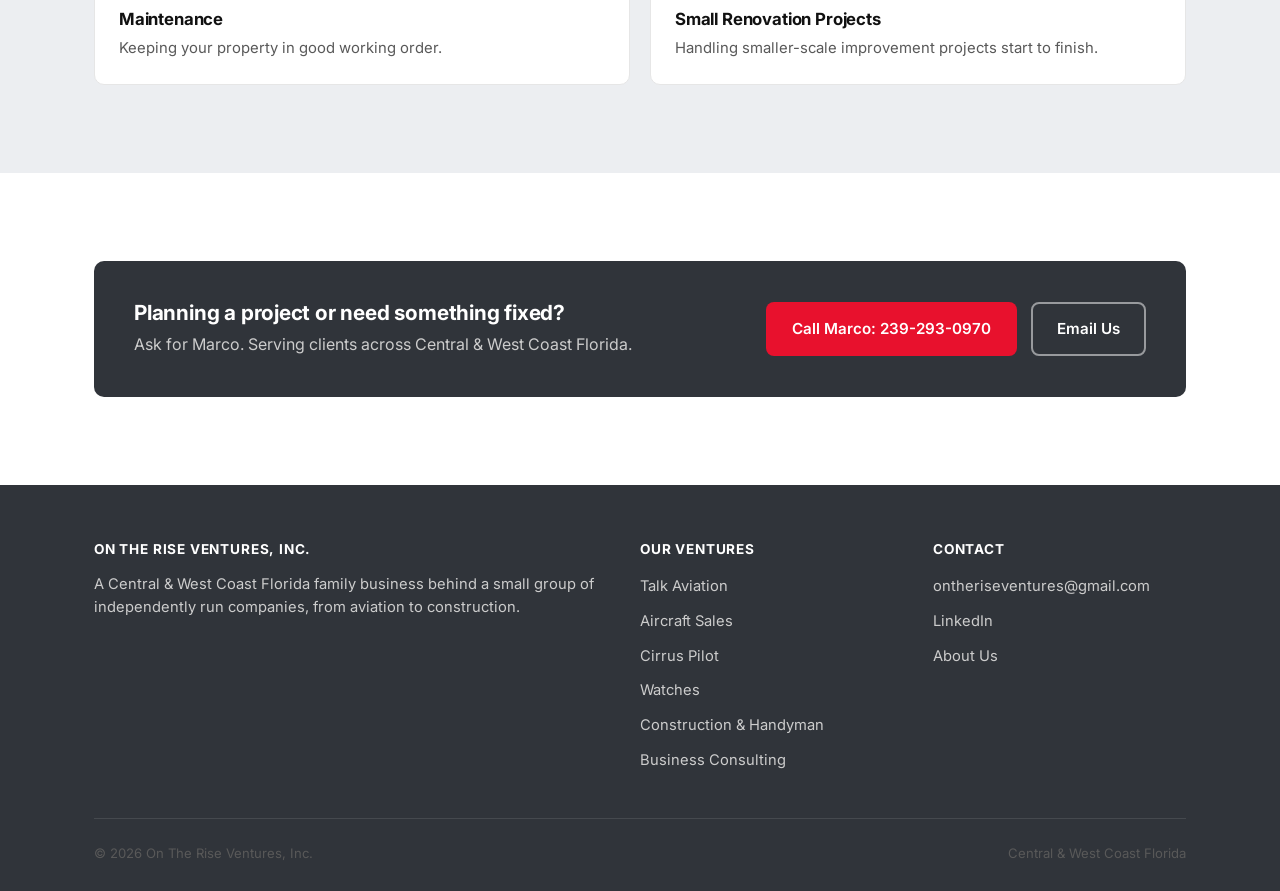
<file: construction.html>
<!DOCTYPE html>
<html lang="en">
<head>
<meta charset="UTF-8">
<meta name="viewport" content="width=device-width, initial-scale=1.0">
<title>Scola Group Construction &amp; Handyman | On The Rise Ventures</title>
<meta name="description" content="Scola Group Construction provides general contracting, construction, and handyman services across Central &amp; West Coast Florida.">
<link rel="preconnect" href="https://fonts.googleapis.com">
<link rel="preconnect" href="https://fonts.gstatic.com" crossorigin>
<link href="https://fonts.googleapis.com/css2?family=Inter:wght@400;500;600;700;800&display=swap" rel="stylesheet">
<link rel="stylesheet" href="/assets/css/style.css">
<link rel="icon" href="/assets/images/logo.png" type="image/png">
</head>
<body>

<header class="site-header">
  <div class="container">
    <a href="/" class="brand" style="text-decoration:none;">
      <img src="/assets/images/logo.png" alt="On The Rise Ventures logo" class="brand-logo">
      <span class="brand-text">
        <span class="brand-name">On The Rise Ventures</span>
        <span class="brand-tag">Central &amp; West Coast FL</span>
      </span>
    </a>
    <button class="nav-toggle" aria-label="Toggle menu" aria-expanded="false">&#9776;</button>
    <nav class="main-nav">
      <ul>
        <li><a href="/">Home</a></li>
        <li><a href="/aviation.html">Talk Aviation</a></li>
        <li><a href="/aircraft-sales.html">Aircraft Sales</a></li>
        <li><a href="/cirrus-pilot.html">Cirrus Pilot</a></li>
        <li class="has-dropdown">
          <details class="dropdown">
            <summary>Other</summary>
            <ul class="dropdown-menu">
              <li><a href="/watches.html">Watches</a></li>
              <li><a href="/construction.html" aria-current="page">Construction &amp; Handyman</a></li>
              <li><a href="/consulting.html">Business Consulting</a></li>
            </ul>
          </details>
        </li>
        <li><a href="/about.html">About</a></li>
      </ul>
    </nav>
  </div>
</header>

<section class="hero hero-sm">
  <img class="hero-bg" src="/assets/images/construction.jpg" alt="">
  <div class="hero-overlay"></div>
  <div class="container">
    <div class="hero-eyebrow">On The Rise Ventures</div>
    <h1>Scola Group Construction</h1>
    <p>General contracting, construction, and handyman services across Central &amp; West Coast Florida.</p>
    <div class="btn-row">
      <a href="tel:2392930970" class="btn btn-primary">Call Marco: 239-293-0970</a>
      <a href="https://www.scolagroupllc.com" class="btn btn-outline" target="_blank" rel="noopener">Visit scolagroupllc.com</a>
    </div>
  </div>
</section>

<section>
  <div class="container">
    <div class="eyebrow">What We Do</div>
    <h2>General contracting, built on direct communication</h2>
    <p class="lead">Scola Group Construction handles general contracting and construction work for clients across the region. For full project galleries and detailed service information, visit our dedicated site at scolagroupllc.com.</p>

    <div class="simple-grid">
      <div class="simple-item">
        <h3>General Contracting</h3>
        <p>Project oversight from planning through completion.</p>
      </div>
      <div class="simple-item">
        <h3>Residential &amp; Commercial Construction</h3>
        <p>Construction services for both residential and commercial clients.</p>
      </div>
    </div>

    <div class="btn-row" style="margin-top:32px;">
      <a href="https://www.scolagroupllc.com" class="btn btn-dark" target="_blank" rel="noopener">See Full Project Details at scolagroupllc.com</a>
    </div>
  </div>
</section>

<section class="section-alt">
  <div class="container">
    <div class="eyebrow">Two Tools and a Truck</div>
    <h2>Handyman &amp; home repair</h2>
    <p class="lead">From small fixes to larger repair jobs, our handyman team handles the work your home needs, reliably, and without the runaround.</p>

    <div class="simple-grid">
      <div class="simple-item">
        <h3>General Repairs</h3>
        <p>Fixing the everyday issues that come up around a home or property.</p>
      </div>
      <div class="simple-item">
        <h3>Installations</h3>
        <p>Fixtures, hardware, and small installation projects.</p>
      </div>
      <div class="simple-item">
        <h3>Maintenance</h3>
        <p>Keeping your property in good working order.</p>
      </div>
      <div class="simple-item">
        <h3>Small Renovation Projects</h3>
        <p>Handling smaller-scale improvement projects start to finish.</p>
      </div>
    </div>
  </div>
</section>

<section>
  <div class="container">
    <div class="contact-block">
      <div>
        <h3>Planning a project or need something fixed?</h3>
        <p>Ask for Marco. Serving clients across Central &amp; West Coast Florida.</p>
      </div>
      <div class="contact-links">
        <a href="tel:2392930970" class="btn btn-primary">Call Marco: 239-293-0970</a>
        <a href="mailto:ontheriseventures@gmail.com" class="btn btn-outline">Email Us</a>
      </div>
    </div>
  </div>
</section>

<footer class="site-footer">
  <div class="container">
    <div class="footer-grid">
      <div>
        <h4>On The Rise Ventures, Inc.</h4>
        <p>A Central &amp; West Coast Florida family business behind a small group of independently run companies, from aviation to construction.</p>
      </div>
      <div>
        <h4>Our Ventures</h4>
        <ul>
          <li><a href="/aviation.html">Talk Aviation</a></li>
          <li><a href="/aircraft-sales.html">Aircraft Sales</a></li>
          <li><a href="/cirrus-pilot.html">Cirrus Pilot</a></li>
          <li><a href="/watches.html">Watches</a></li>
          <li><a href="/construction.html">Construction &amp; Handyman</a></li>
          <li><a href="/consulting.html">Business Consulting</a></li>
        </ul>
      </div>
      <div>
        <h4>Contact</h4>
        <ul>
          <li><a href="mailto:ontheriseventures@gmail.com">ontheriseventures@gmail.com</a></li>
          <li><a href="https://www.linkedin.com/in/scolamichael" target="_blank" rel="noopener">LinkedIn</a></li>
          <li><a href="/about.html">About Us</a></li>
        </ul>
      </div>
    </div>
    <div class="footer-bottom">
      <span>&copy; 2026 On The Rise Ventures, Inc.</span>
      <span>Central &amp; West Coast Florida</span>
    </div>
  </div>
</footer>

<script src="/assets/js/main.js"></script>
</body>
</html>
</file>
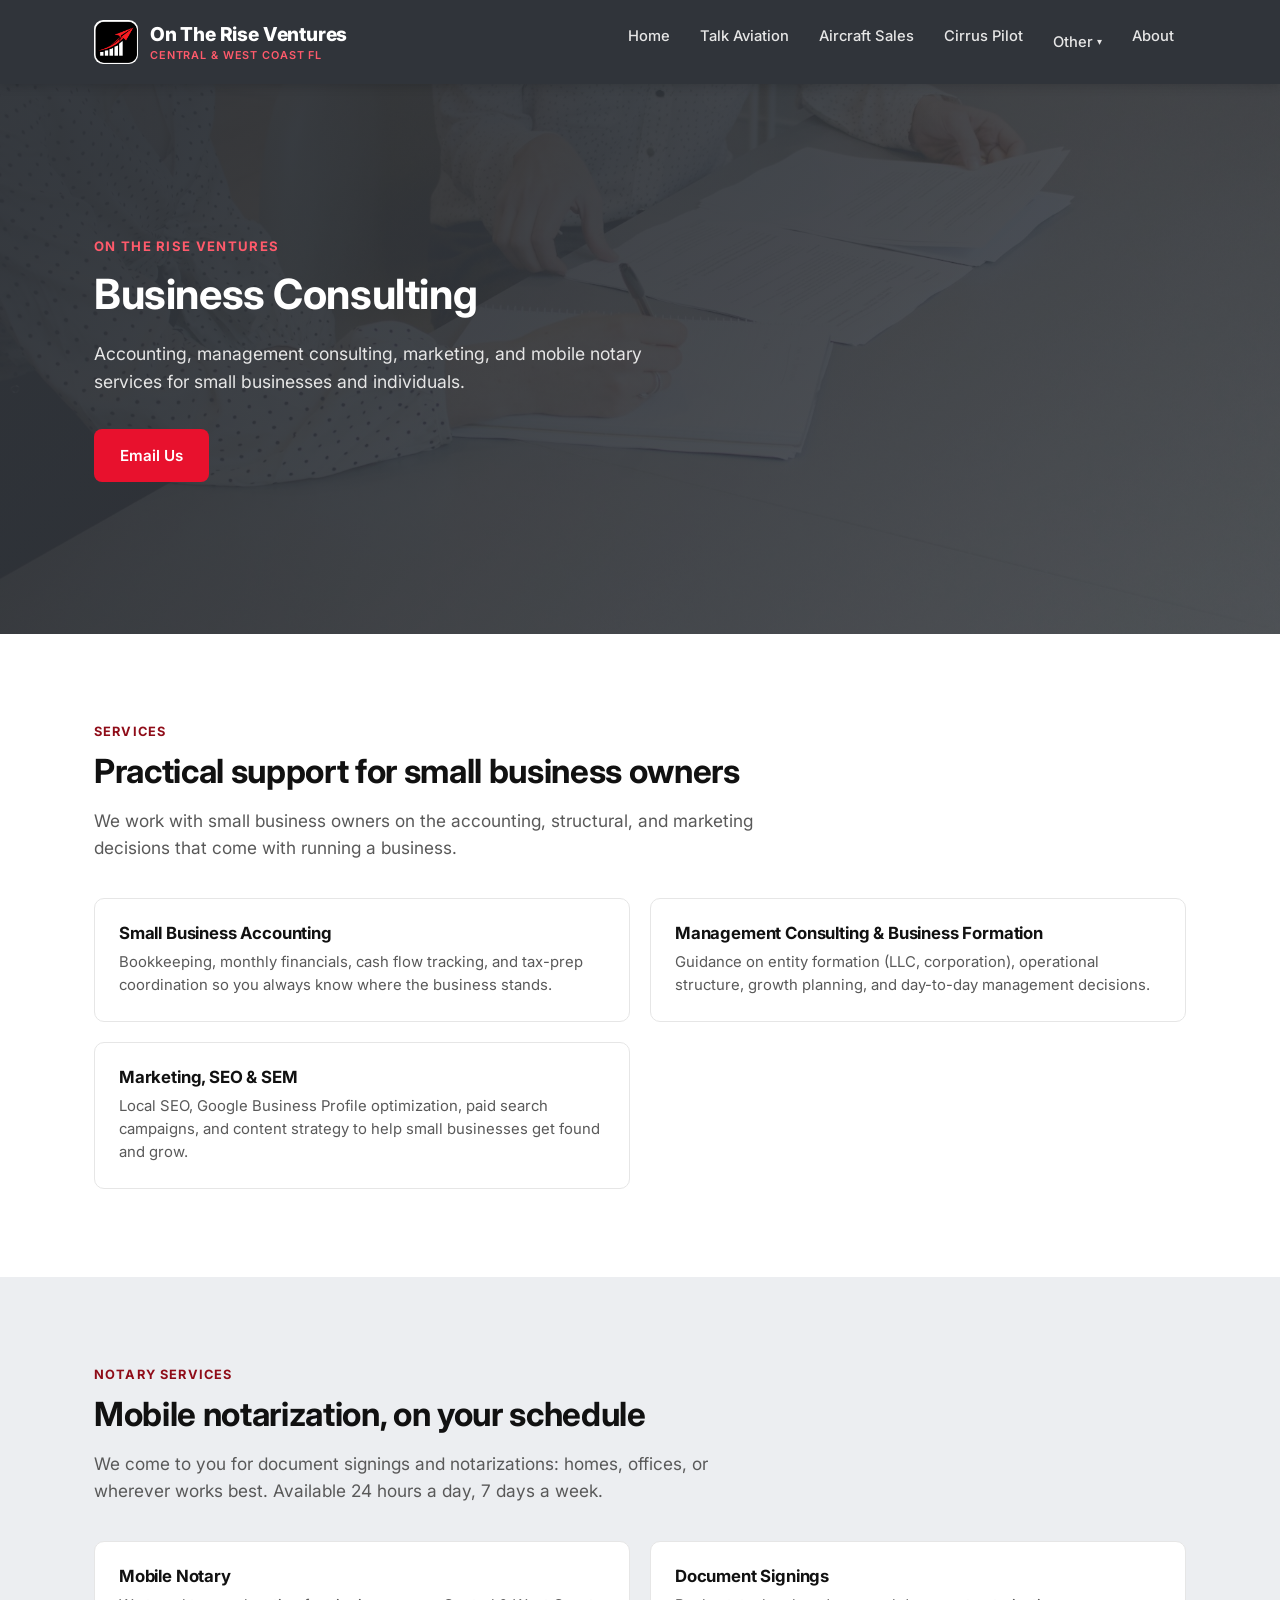
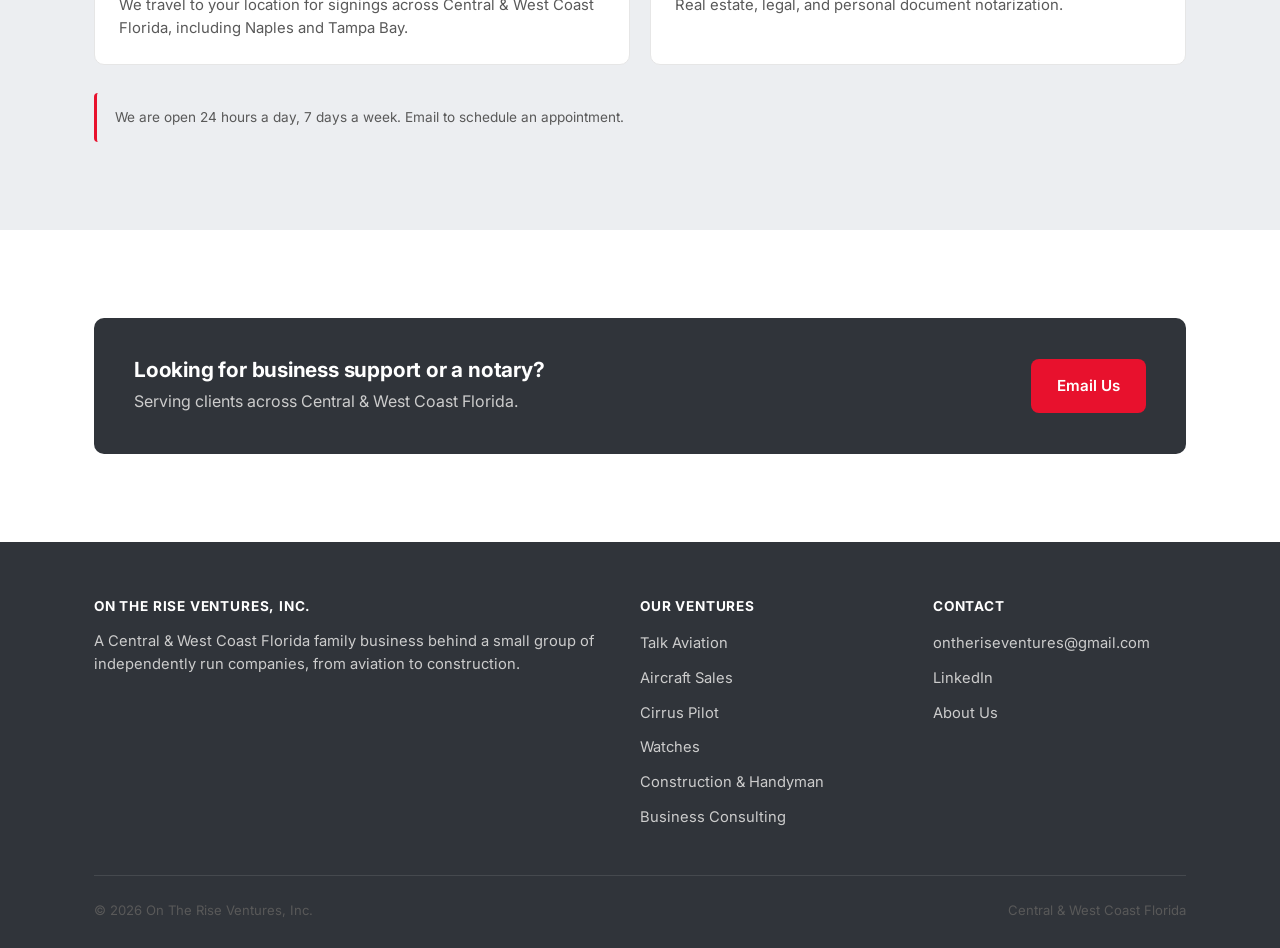
<file: consulting.html>
<!DOCTYPE html>
<html lang="en">
<head>
<meta charset="UTF-8">
<meta name="viewport" content="width=device-width, initial-scale=1.0">
<title>Business Consulting | On The Rise Ventures</title>
<meta name="description" content="Small business accounting, management consulting, marketing/SEO, and mobile notary services from On The Rise Ventures.">
<link rel="preconnect" href="https://fonts.googleapis.com">
<link rel="preconnect" href="https://fonts.gstatic.com" crossorigin>
<link href="https://fonts.googleapis.com/css2?family=Inter:wght@400;500;600;700;800&display=swap" rel="stylesheet">
<link rel="stylesheet" href="/assets/css/style.css">
<link rel="icon" href="/assets/images/logo.png" type="image/png">
</head>
<body>

<header class="site-header">
  <div class="container">
    <a href="/" class="brand" style="text-decoration:none;">
      <img src="/assets/images/logo.png" alt="On The Rise Ventures logo" class="brand-logo">
      <span class="brand-text">
        <span class="brand-name">On The Rise Ventures</span>
        <span class="brand-tag">Central &amp; West Coast FL</span>
      </span>
    </a>
    <button class="nav-toggle" aria-label="Toggle menu" aria-expanded="false">&#9776;</button>
    <nav class="main-nav">
      <ul>
        <li><a href="/">Home</a></li>
        <li><a href="/aviation.html">Talk Aviation</a></li>
        <li><a href="/aircraft-sales.html">Aircraft Sales</a></li>
        <li><a href="/cirrus-pilot.html">Cirrus Pilot</a></li>
        <li class="has-dropdown">
          <details class="dropdown">
            <summary>Other</summary>
            <ul class="dropdown-menu">
              <li><a href="/watches.html">Watches</a></li>
              <li><a href="/construction.html">Construction &amp; Handyman</a></li>
              <li><a href="/consulting.html" aria-current="page">Business Consulting</a></li>
            </ul>
          </details>
        </li>
        <li><a href="/about.html">About</a></li>
      </ul>
    </nav>
  </div>
</header>

<section class="hero hero-sm">
  <img class="hero-bg" src="/assets/images/consulting.jpg" alt="">
  <div class="hero-overlay"></div>
  <div class="container">
    <div class="hero-eyebrow">On The Rise Ventures</div>
    <h1>Business Consulting</h1>
    <p>Accounting, management consulting, marketing, and mobile notary services for small businesses and individuals.</p>
    <div class="btn-row">
      <a href="mailto:ontheriseventures@gmail.com" class="btn btn-primary">Email Us</a>
    </div>
  </div>
</section>

<section>
  <div class="container">
    <div class="eyebrow">Services</div>
    <h2>Practical support for small business owners</h2>
    <p class="lead">We work with small business owners on the accounting, structural, and marketing decisions that come with running a business.</p>

    <div class="simple-grid">
      <div class="simple-item">
        <h3>Small Business Accounting</h3>
        <p>Bookkeeping, monthly financials, cash flow tracking, and tax-prep coordination so you always know where the business stands.</p>
      </div>
      <div class="simple-item">
        <h3>Management Consulting &amp; Business Formation</h3>
        <p>Guidance on entity formation (LLC, corporation), operational structure, growth planning, and day-to-day management decisions.</p>
      </div>
      <div class="simple-item">
        <h3>Marketing, SEO &amp; SEM</h3>
        <p>Local SEO, Google Business Profile optimization, paid search campaigns, and content strategy to help small businesses get found and grow.</p>
      </div>
    </div>
  </div>
</section>

<section class="section-alt">
  <div class="container">
    <div class="eyebrow">Notary Services</div>
    <h2>Mobile notarization, on your schedule</h2>
    <p class="lead">We come to you for document signings and notarizations: homes, offices, or wherever works best. Available 24 hours a day, 7 days a week.</p>

    <div class="simple-grid">
      <div class="simple-item">
        <h3>Mobile Notary</h3>
        <p>We travel to your location for signings across Central &amp; West Coast Florida, including Naples and Tampa Bay.</p>
      </div>
      <div class="simple-item">
        <h3>Document Signings</h3>
        <p>Real estate, legal, and personal document notarization.</p>
      </div>
    </div>
    <p class="note">We are open 24 hours a day, 7 days a week. Email to schedule an appointment.</p>
  </div>
</section>

<section>
  <div class="container">
    <div class="contact-block">
      <div>
        <h3>Looking for business support or a notary?</h3>
        <p>Serving clients across Central &amp; West Coast Florida.</p>
      </div>
      <div class="contact-links">
        <a href="mailto:ontheriseventures@gmail.com" class="btn btn-primary">Email Us</a>
      </div>
    </div>
  </div>
</section>

<footer class="site-footer">
  <div class="container">
    <div class="footer-grid">
      <div>
        <h4>On The Rise Ventures, Inc.</h4>
        <p>A Central &amp; West Coast Florida family business behind a small group of independently run companies, from aviation to construction.</p>
      </div>
      <div>
        <h4>Our Ventures</h4>
        <ul>
          <li><a href="/aviation.html">Talk Aviation</a></li>
          <li><a href="/aircraft-sales.html">Aircraft Sales</a></li>
          <li><a href="/cirrus-pilot.html">Cirrus Pilot</a></li>
          <li><a href="/watches.html">Watches</a></li>
          <li><a href="/construction.html">Construction &amp; Handyman</a></li>
          <li><a href="/consulting.html">Business Consulting</a></li>
        </ul>
      </div>
      <div>
        <h4>Contact</h4>
        <ul>
          <li><a href="mailto:ontheriseventures@gmail.com">ontheriseventures@gmail.com</a></li>
          <li><a href="https://www.linkedin.com/in/scolamichael" target="_blank" rel="noopener">LinkedIn</a></li>
          <li><a href="/about.html">About Us</a></li>
        </ul>
      </div>
    </div>
    <div class="footer-bottom">
      <span>&copy; 2026 On The Rise Ventures, Inc.</span>
      <span>Central &amp; West Coast Florida</span>
    </div>
  </div>
</footer>

<script src="/assets/js/main.js"></script>
</body>
</html>
</file>
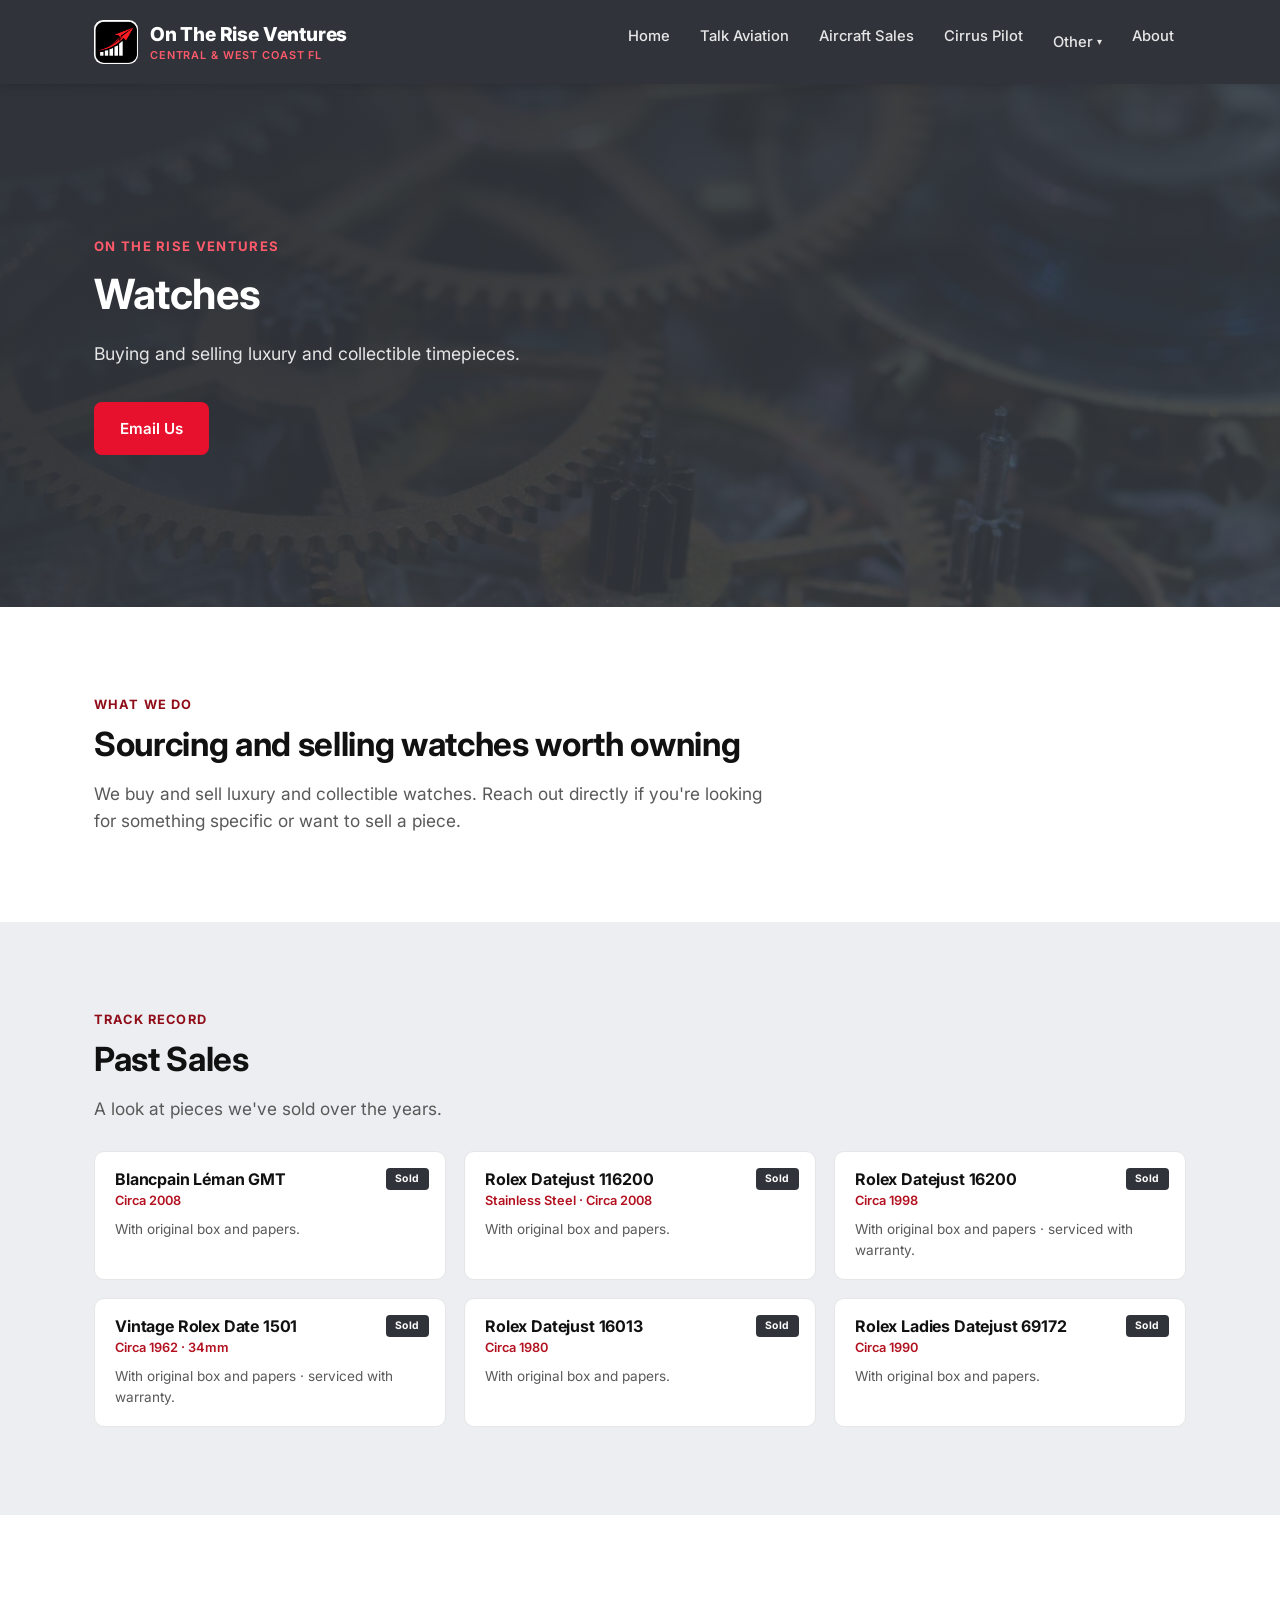
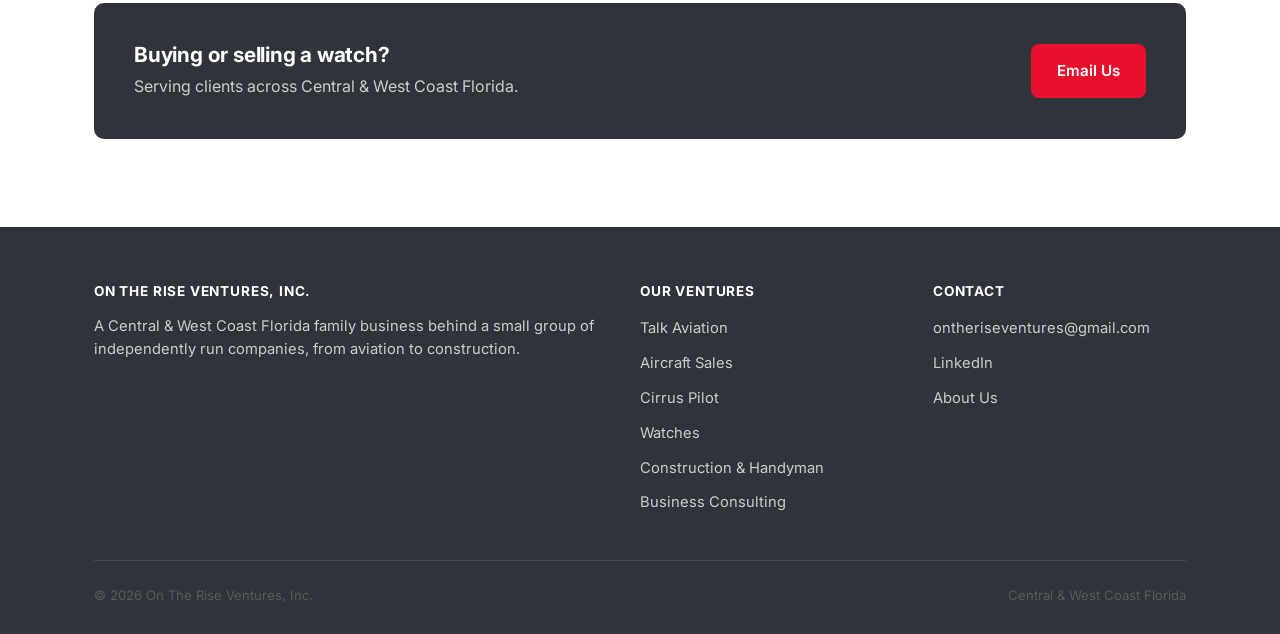
<file: watches.html>
<!DOCTYPE html>
<html lang="en">
<head>
<meta charset="UTF-8">
<meta name="viewport" content="width=device-width, initial-scale=1.0">
<title>Watches | On The Rise Ventures</title>
<meta name="description" content="Buying and selling luxury and collectible watches, from On The Rise Ventures, serving Central &amp; West Coast Florida.">
<link rel="preconnect" href="https://fonts.googleapis.com">
<link rel="preconnect" href="https://fonts.gstatic.com" crossorigin>
<link href="https://fonts.googleapis.com/css2?family=Inter:wght@400;500;600;700;800&display=swap" rel="stylesheet">
<link rel="stylesheet" href="/assets/css/style.css">
<link rel="icon" href="/assets/images/logo.png" type="image/png">
</head>
<body>

<header class="site-header">
  <div class="container">
    <a href="/" class="brand" style="text-decoration:none;">
      <img src="/assets/images/logo.png" alt="On The Rise Ventures logo" class="brand-logo">
      <span class="brand-text">
        <span class="brand-name">On The Rise Ventures</span>
        <span class="brand-tag">Central &amp; West Coast FL</span>
      </span>
    </a>
    <button class="nav-toggle" aria-label="Toggle menu" aria-expanded="false">&#9776;</button>
    <nav class="main-nav">
      <ul>
        <li><a href="/">Home</a></li>
        <li><a href="/aviation.html">Talk Aviation</a></li>
        <li><a href="/aircraft-sales.html">Aircraft Sales</a></li>
        <li><a href="/cirrus-pilot.html">Cirrus Pilot</a></li>
        <li class="has-dropdown">
          <details class="dropdown">
            <summary>Other</summary>
            <ul class="dropdown-menu">
              <li><a href="/watches.html" aria-current="page">Watches</a></li>
              <li><a href="/construction.html">Construction &amp; Handyman</a></li>
              <li><a href="/consulting.html">Business Consulting</a></li>
            </ul>
          </details>
        </li>
        <li><a href="/about.html">About</a></li>
      </ul>
    </nav>
  </div>
</header>

<section class="hero hero-sm">
  <img class="hero-bg" src="/assets/images/watches.jpg" alt="">
  <div class="hero-overlay"></div>
  <div class="container">
    <div class="hero-eyebrow">On The Rise Ventures</div>
    <h1>Watches</h1>
    <p>Buying and selling luxury and collectible timepieces.</p>
    <div class="btn-row">
      <a href="mailto:ontheriseventures@gmail.com" class="btn btn-primary">Email Us</a>
    </div>
  </div>
</section>

<section>
  <div class="container">
    <div class="eyebrow">What We Do</div>
    <h2>Sourcing and selling watches worth owning</h2>
    <p class="lead">We buy and sell luxury and collectible watches. Reach out directly if you're looking for something specific or want to sell a piece.</p>
  </div>
</section>

<section class="section-alt">
  <div class="container">
    <div class="eyebrow">Track Record</div>
    <h2>Past Sales</h2>
    <p class="lead">A look at pieces we've sold over the years.</p>
    <div class="sold-grid">
      <div class="sold-item">
        <span class="status-badge">Sold</span>
        <h4>Blancpain L&eacute;man GMT</h4>
        <div class="reg">Circa 2008</div>
        <p>With original box and papers.</p>
      </div>
      <div class="sold-item">
        <span class="status-badge">Sold</span>
        <h4>Rolex Datejust 116200</h4>
        <div class="reg">Stainless Steel &middot; Circa 2008</div>
        <p>With original box and papers.</p>
      </div>
      <div class="sold-item">
        <span class="status-badge">Sold</span>
        <h4>Rolex Datejust 16200</h4>
        <div class="reg">Circa 1998</div>
        <p>With original box and papers &middot; serviced with warranty.</p>
      </div>
      <div class="sold-item">
        <span class="status-badge">Sold</span>
        <h4>Vintage Rolex Date 1501</h4>
        <div class="reg">Circa 1962 &middot; 34mm</div>
        <p>With original box and papers &middot; serviced with warranty.</p>
      </div>
      <div class="sold-item">
        <span class="status-badge">Sold</span>
        <h4>Rolex Datejust 16013</h4>
        <div class="reg">Circa 1980</div>
        <p>With original box and papers.</p>
      </div>
      <div class="sold-item">
        <span class="status-badge">Sold</span>
        <h4>Rolex Ladies Datejust 69172</h4>
        <div class="reg">Circa 1990</div>
        <p>With original box and papers.</p>
      </div>
    </div>
  </div>
</section>

<section>
  <div class="container">
    <div class="contact-block">
      <div>
        <h3>Buying or selling a watch?</h3>
        <p>Serving clients across Central &amp; West Coast Florida.</p>
      </div>
      <div class="contact-links">
        <a href="mailto:ontheriseventures@gmail.com" class="btn btn-primary">Email Us</a>
      </div>
    </div>
  </div>
</section>

<footer class="site-footer">
  <div class="container">
    <div class="footer-grid">
      <div>
        <h4>On The Rise Ventures, Inc.</h4>
        <p>A Central &amp; West Coast Florida family business behind a small group of independently run companies, from aviation to construction.</p>
      </div>
      <div>
        <h4>Our Ventures</h4>
        <ul>
          <li><a href="/aviation.html">Talk Aviation</a></li>
          <li><a href="/aircraft-sales.html">Aircraft Sales</a></li>
          <li><a href="/cirrus-pilot.html">Cirrus Pilot</a></li>
          <li><a href="/watches.html">Watches</a></li>
          <li><a href="/construction.html">Construction &amp; Handyman</a></li>
          <li><a href="/consulting.html">Business Consulting</a></li>
        </ul>
      </div>
      <div>
        <h4>Contact</h4>
        <ul>
          <li><a href="mailto:ontheriseventures@gmail.com">ontheriseventures@gmail.com</a></li>
          <li><a href="https://www.linkedin.com/in/scolamichael" target="_blank" rel="noopener">LinkedIn</a></li>
          <li><a href="/about.html">About Us</a></li>
        </ul>
      </div>
    </div>
    <div class="footer-bottom">
      <span>&copy; 2026 On The Rise Ventures, Inc.</span>
      <span>Central &amp; West Coast Florida</span>
    </div>
  </div>
</footer>

<script src="/assets/js/main.js"></script>
</body>
</html>
</file>
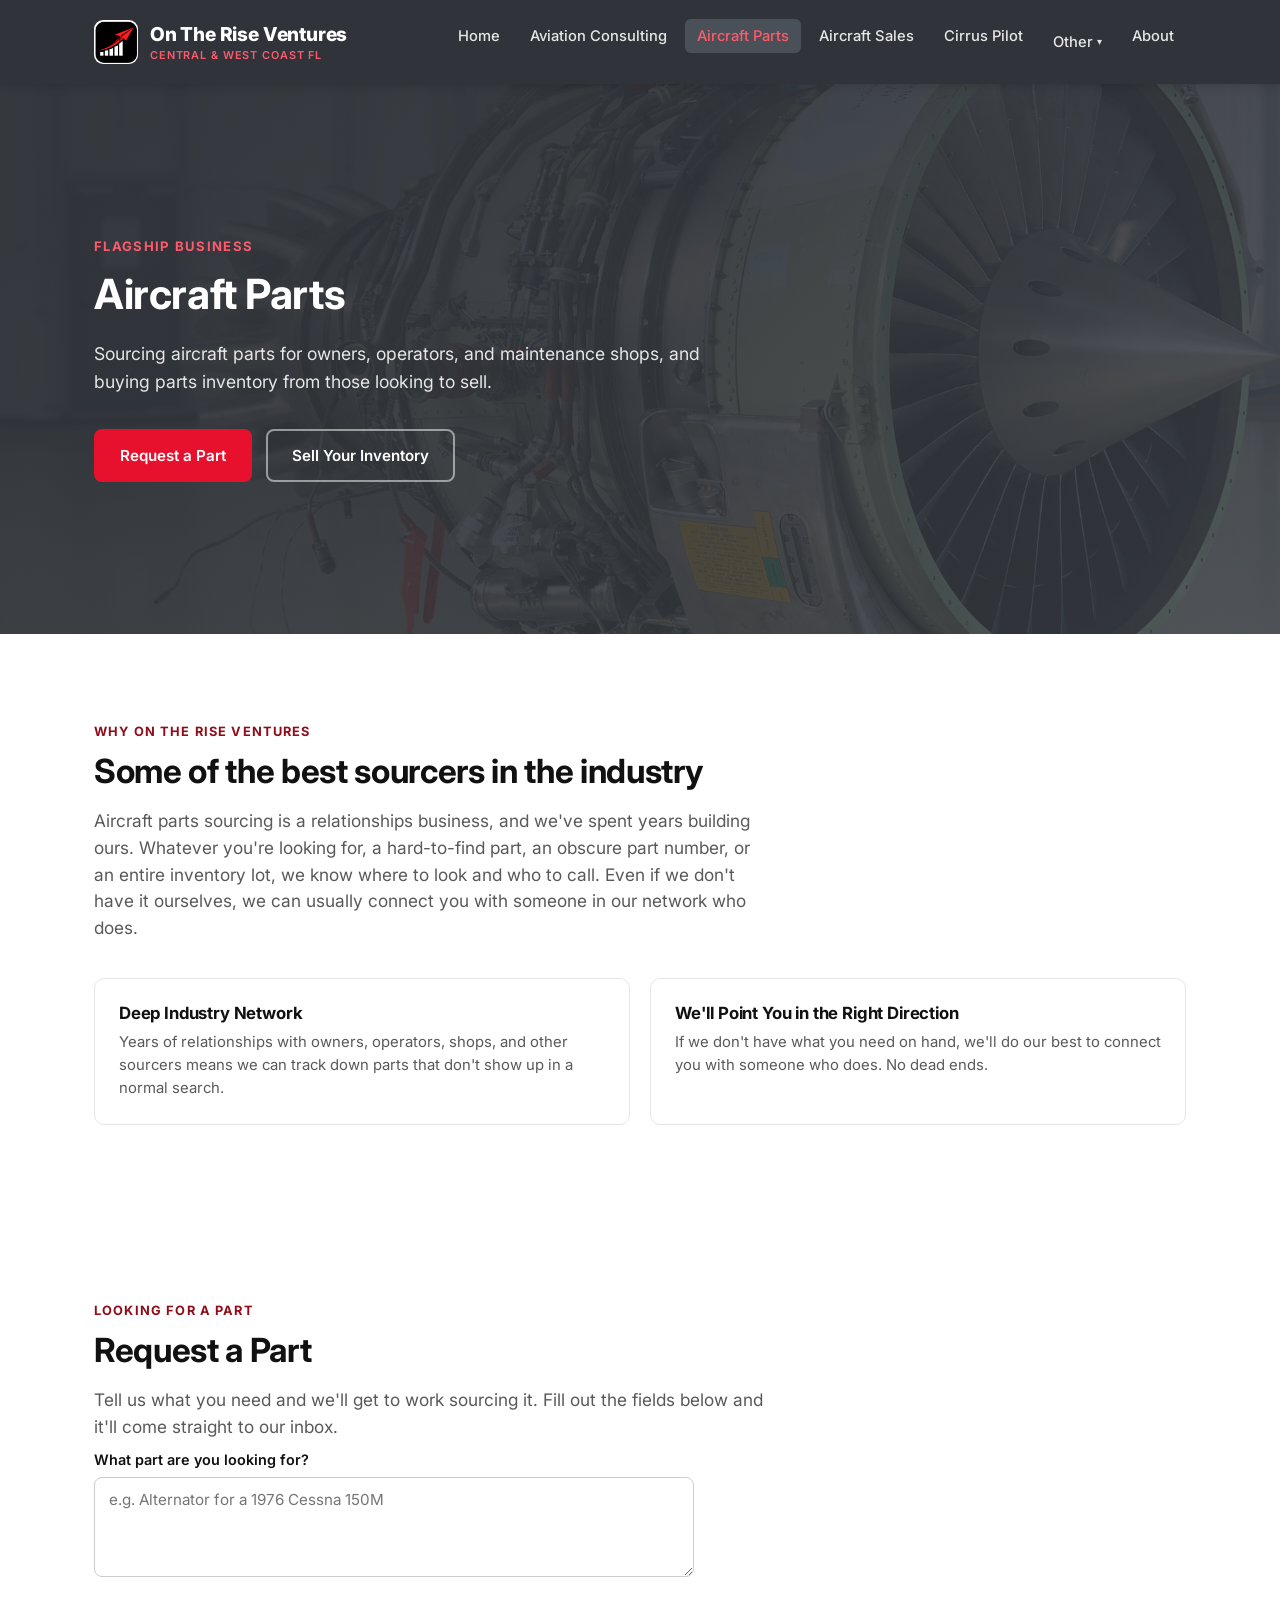
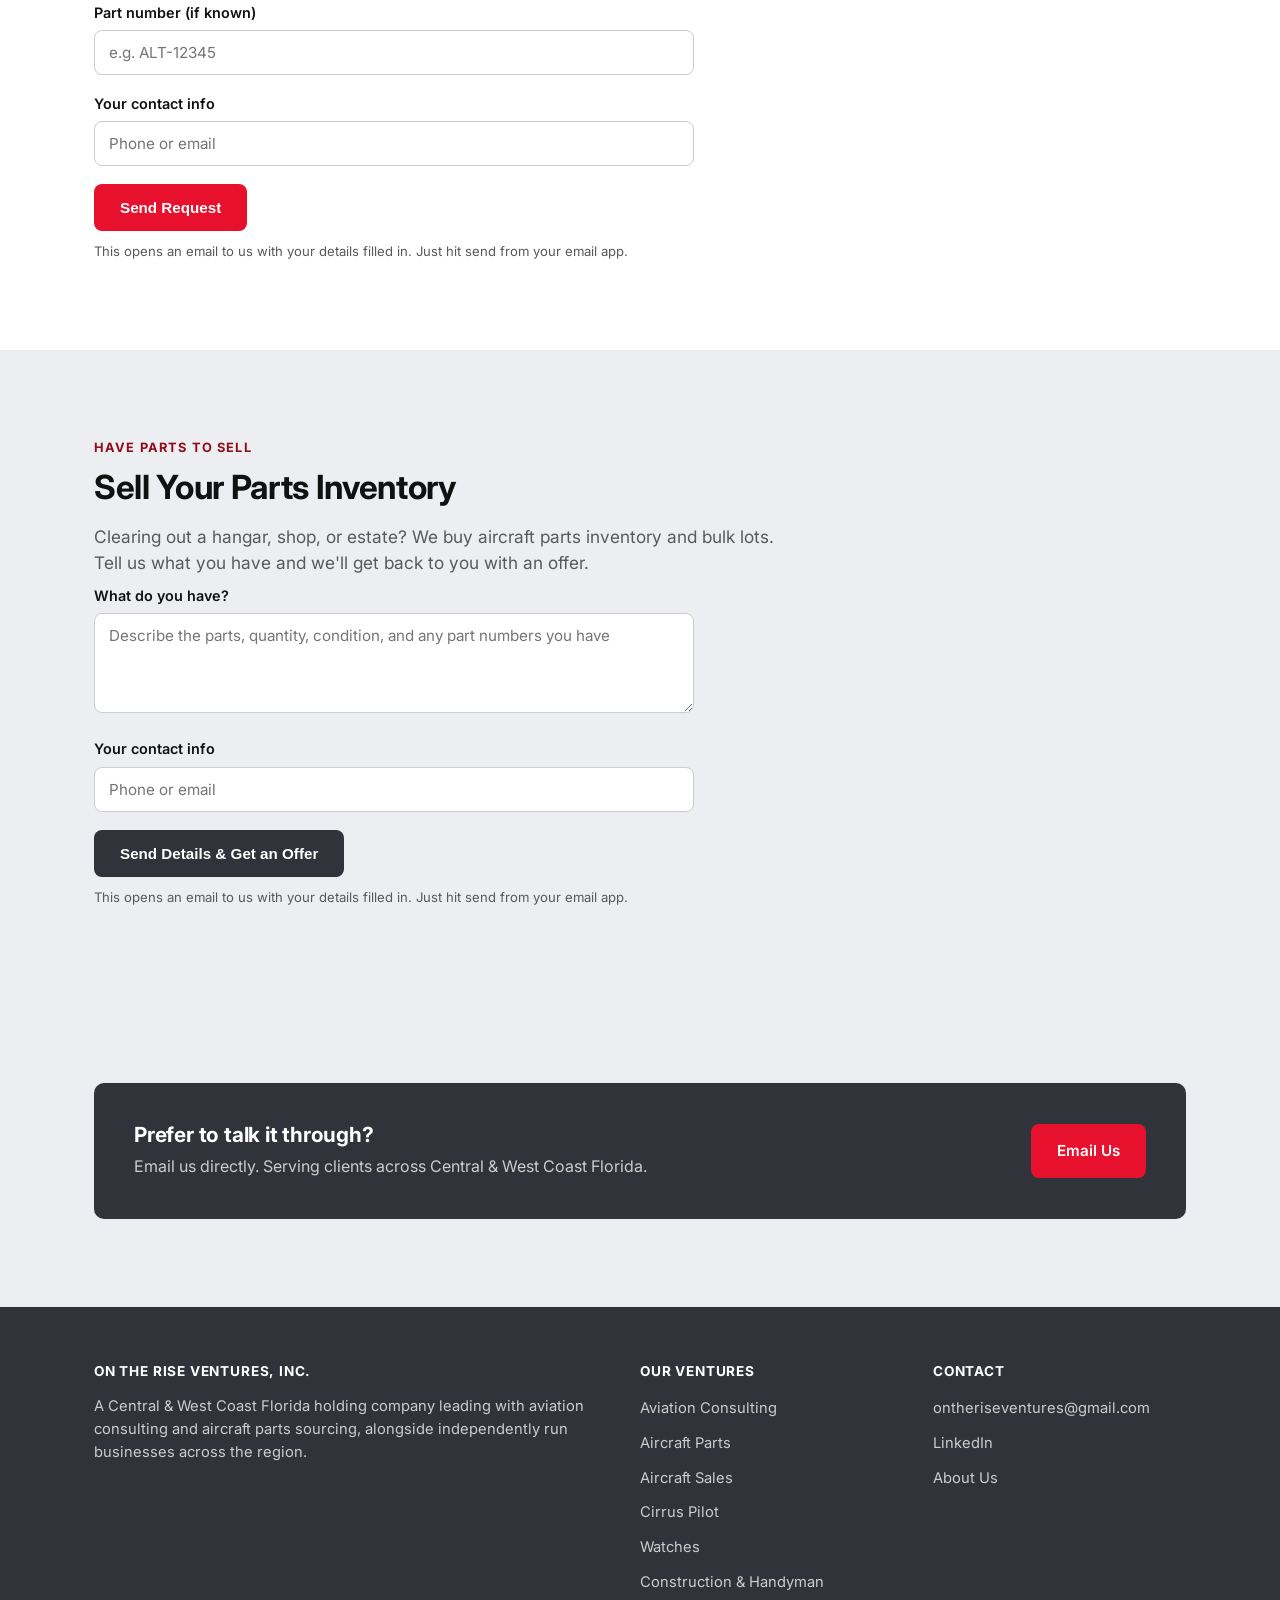
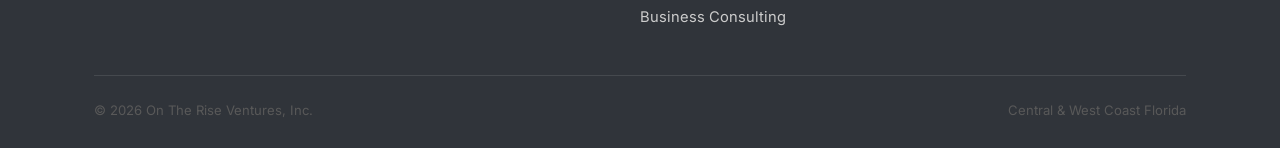
<file: _disabled/aircraft-parts.html>
<!DOCTYPE html>
<html lang="en">
<head>
<meta charset="UTF-8">
<meta name="viewport" content="width=device-width, initial-scale=1.0">
<title>Aircraft Parts | On The Rise Ventures</title>
<meta name="description" content="Aircraft parts sourcing from On The Rise Ventures. Request a part or sell your parts inventory to us, serving Central &amp; West Coast Florida.">
<link rel="preconnect" href="https://fonts.googleapis.com">
<link rel="preconnect" href="https://fonts.gstatic.com" crossorigin>
<link href="https://fonts.googleapis.com/css2?family=Inter:wght@400;500;600;700;800&display=swap" rel="stylesheet">
<link rel="stylesheet" href="/assets/css/style.css">
<link rel="icon" href="/assets/images/logo.png" type="image/png">
</head>
<body>

<header class="site-header">
  <div class="container">
    <a href="/" class="brand" style="text-decoration:none;">
      <img src="/assets/images/logo.png" alt="On The Rise Ventures logo" class="brand-logo">
      <span class="brand-text">
        <span class="brand-name">On The Rise Ventures</span>
        <span class="brand-tag">Central &amp; West Coast FL</span>
      </span>
    </a>
    <button class="nav-toggle" aria-label="Toggle menu" aria-expanded="false">&#9776;</button>
    <nav class="main-nav">
      <ul>
        <li><a href="/">Home</a></li>
        <li><a href="/aviation-consulting.html">Aviation Consulting</a></li>
        <li><a href="/aircraft-parts.html" aria-current="page">Aircraft Parts</a></li>
        <li><a href="/aircraft-sales.html">Aircraft Sales</a></li>
        <li><a href="/cirrus-pilot.html">Cirrus Pilot</a></li>
        <li class="has-dropdown">
          <details class="dropdown">
            <summary>Other</summary>
            <ul class="dropdown-menu">
              <li><a href="/watches.html">Watches</a></li>
              <li><a href="/construction.html">Construction &amp; Handyman</a></li>
              <li><a href="/consulting.html">Business Consulting</a></li>
            </ul>
          </details>
        </li>
        <li><a href="/about.html">About</a></li>
      </ul>
    </nav>
  </div>
</header>

<section class="hero hero-sm">
  <img class="hero-bg" src="/assets/images/aircraft-parts.jpg" alt="">
  <div class="hero-overlay"></div>
  <div class="container">
    <div class="hero-eyebrow">Flagship Business</div>
    <h1>Aircraft Parts</h1>
    <p>Sourcing aircraft parts for owners, operators, and maintenance shops, and buying parts inventory from those looking to sell.</p>
    <div class="btn-row">
      <a href="#request-part" class="btn btn-primary">Request a Part</a>
      <a href="#sell-parts" class="btn btn-outline">Sell Your Inventory</a>
    </div>
  </div>
</section>

<section>
  <div class="container">
    <div class="eyebrow">Why On The Rise Ventures</div>
    <h2>Some of the best sourcers in the industry</h2>
    <p class="lead">Aircraft parts sourcing is a relationships business, and we've spent years building ours. Whatever you're looking for, a hard-to-find part, an obscure part number, or an entire inventory lot, we know where to look and who to call. Even if we don't have it ourselves, we can usually connect you with someone in our network who does.</p>
    <div class="simple-grid">
      <div class="simple-item">
        <h3>Deep Industry Network</h3>
        <p>Years of relationships with owners, operators, shops, and other sourcers means we can track down parts that don't show up in a normal search.</p>
      </div>
      <div class="simple-item">
        <h3>We'll Point You in the Right Direction</h3>
        <p>If we don't have what you need on hand, we'll do our best to connect you with someone who does. No dead ends.</p>
      </div>
    </div>
  </div>
</section>

<section id="request-part">
  <div class="container">
    <div class="eyebrow">Looking For A Part</div>
    <h2>Request a Part</h2>
    <p class="lead">Tell us what you need and we'll get to work sourcing it. Fill out the fields below and it'll come straight to our inbox.</p>

    <form class="request-form" data-mailto="ontheriseventures@gmail.com" data-subject="Aircraft Part Request">
      <div class="form-field">
        <label for="part-desc">What part are you looking for?</label>
        <textarea id="part-desc" data-label="Part description" required placeholder="e.g. Alternator for a 1976 Cessna 150M"></textarea>
      </div>
      <div class="form-field">
        <label for="part-number">Part number (if known)</label>
        <input type="text" id="part-number" data-label="Part number" placeholder="e.g. ALT-12345">
      </div>
      <div class="form-field">
        <label for="part-contact">Your contact info</label>
        <input type="text" id="part-contact" data-label="Contact info" required placeholder="Phone or email">
      </div>
      <button type="submit" class="btn btn-primary">Send Request</button>
      <p class="form-note">This opens an email to us with your details filled in. Just hit send from your email app.</p>
    </form>
  </div>
</section>

<section class="section-alt" id="sell-parts">
  <div class="container">
    <div class="eyebrow">Have Parts To Sell</div>
    <h2>Sell Your Parts Inventory</h2>
    <p class="lead">Clearing out a hangar, shop, or estate? We buy aircraft parts inventory and bulk lots. Tell us what you have and we'll get back to you with an offer.</p>

    <form class="request-form" data-mailto="ontheriseventures@gmail.com" data-subject="Parts Inventory for Sale">
      <div class="form-field">
        <label for="sell-desc">What do you have?</label>
        <textarea id="sell-desc" data-label="Inventory description" required placeholder="Describe the parts, quantity, condition, and any part numbers you have"></textarea>
      </div>
      <div class="form-field">
        <label for="sell-contact">Your contact info</label>
        <input type="text" id="sell-contact" data-label="Contact info" required placeholder="Phone or email">
      </div>
      <button type="submit" class="btn btn-dark">Send Details &amp; Get an Offer</button>
      <p class="form-note">This opens an email to us with your details filled in. Just hit send from your email app.</p>
    </form>
  </div>
</section>

<section class="section-alt">
  <div class="container">
    <div class="contact-block">
      <div>
        <h3>Prefer to talk it through?</h3>
        <p>Email us directly. Serving clients across Central &amp; West Coast Florida.</p>
      </div>
      <div class="contact-links">
        <a href="mailto:ontheriseventures@gmail.com" class="btn btn-primary">Email Us</a>
      </div>
    </div>
  </div>
</section>

<footer class="site-footer">
  <div class="container">
    <div class="footer-grid">
      <div>
        <h4>On The Rise Ventures, Inc.</h4>
        <p>A Central &amp; West Coast Florida holding company leading with aviation consulting and aircraft parts sourcing, alongside independently run businesses across the region.</p>
      </div>
      <div>
        <h4>Our Ventures</h4>
        <ul>
          <li><a href="/aviation-consulting.html">Aviation Consulting</a></li>
          <li><a href="/aircraft-parts.html">Aircraft Parts</a></li>
          <li><a href="/aircraft-sales.html">Aircraft Sales</a></li>
          <li><a href="/cirrus-pilot.html">Cirrus Pilot</a></li>
          <li><a href="/watches.html">Watches</a></li>
          <li><a href="/construction.html">Construction &amp; Handyman</a></li>
          <li><a href="/consulting.html">Business Consulting</a></li>
        </ul>
      </div>
      <div>
        <h4>Contact</h4>
        <ul>
          <li><a href="mailto:ontheriseventures@gmail.com">ontheriseventures@gmail.com</a></li>
          <li><a href="https://www.linkedin.com/in/scolamichael" target="_blank" rel="noopener">LinkedIn</a></li>
          <li><a href="/about.html">About Us</a></li>
        </ul>
      </div>
    </div>
    <div class="footer-bottom">
      <span>&copy; 2026 On The Rise Ventures, Inc.</span>
      <span>Central &amp; West Coast Florida</span>
    </div>
  </div>
</footer>

<script src="/assets/js/main.js"></script>
</body>
</html>
</file>
<file: assets/css/style.css>
/* ===== Design tokens ===== */
:root {
  --navy-900: #30343a;
  --navy-800: #3b4046;
  --navy-700: #4a5058;
  --red-light: #ff5a6b;
  --terracotta-500: #b3101f;
  --terracotta-600: #8f0c18;
  --teal-500: #e8112d;
  --teal-600: #c40d24;
  --amber-500: #e8112d;
  --amber-600: #c40d24;
  --white: #ffffff;
  --gray-50: #eceef1;
  --gray-100: #e6e6e6;
  --gray-300: #cccccc;
  --gray-600: #595959;
  --gray-900: #111111;

  --font-sans: 'Inter', -apple-system, BlinkMacSystemFont, 'Segoe UI', Roboto, sans-serif;

  --max-width: 1140px;
  --radius: 10px;
  --shadow: 0 4px 18px rgba(0, 0, 0, 0.1);
  --shadow-lg: 0 12px 32px rgba(0, 0, 0, 0.22);
}

/* ===== Reset ===== */
* { box-sizing: border-box; margin: 0; padding: 0; }
html { scroll-behavior: smooth; }
body {
  font-family: var(--font-sans);
  color: var(--gray-900);
  background: var(--white);
  line-height: 1.55;
  -webkit-font-smoothing: antialiased;
}
img { max-width: 100%; display: block; }
a { color: inherit; text-decoration: none; }
ul { list-style: none; }
h1, h2, h3, h4 { line-height: 1.2; font-weight: 700; letter-spacing: -0.01em; }
.container {
  max-width: var(--max-width);
  margin: 0 auto;
  padding: 0 24px;
}

/* ===== Header / Nav ===== */
.site-header {
  background: var(--navy-900);
  position: sticky;
  top: 0;
  z-index: 100;
  box-shadow: 0 2px 10px rgba(0,0,0,0.15);
}
.site-header .container {
  display: flex;
  align-items: center;
  justify-content: space-between;
  min-height: 84px;
  padding-top: 14px;
  padding-bottom: 14px;
  gap: 24px;
}
.brand {
  display: flex;
  align-items: center;
  gap: 12px;
  color: var(--white);
  flex-shrink: 0;
  line-height: 1.35;
}
.brand-logo {
  height: 44px;
  width: 44px;
  border-radius: 9px;
  flex-shrink: 0;
}
.brand-text {
  display: flex;
  flex-direction: column;
  justify-content: center;
}
.brand-name {
  font-weight: 800;
  font-size: 1.2rem;
  letter-spacing: -0.01em;
  white-space: nowrap;
}
.brand-tag {
  font-size: 0.68rem;
  color: var(--red-light);
  text-transform: uppercase;
  letter-spacing: 0.08em;
  font-weight: 600;
  white-space: nowrap;
}
.nav-toggle {
  display: none;
  background: none;
  border: 0;
  color: var(--white);
  font-size: 1.6rem;
  cursor: pointer;
}
.main-nav ul {
  display: flex;
  gap: 6px;
  flex-wrap: wrap;
}
.main-nav a {
  color: var(--gray-100);
  font-size: 0.92rem;
  font-weight: 500;
  padding: 8px 12px;
  border-radius: 6px;
  transition: background 0.15s, color 0.15s;
  white-space: nowrap;
}
.main-nav a:hover,
.main-nav a[aria-current="page"] {
  background: var(--navy-700);
  color: var(--red-light);
}

.main-nav .has-dropdown { position: relative; display: flex; align-items: center; }
.main-nav summary {
  color: var(--gray-100);
  font-size: 0.92rem;
  font-weight: 500;
  padding: 8px 12px;
  border-radius: 6px;
  transition: background 0.15s, color 0.15s;
  white-space: nowrap;
  cursor: pointer;
  list-style: none;
  display: flex;
  align-items: center;
  gap: 4px;
}
.main-nav summary::-webkit-details-marker { display: none; }
.main-nav summary::after {
  content: "\25BE";
  font-size: 0.7em;
}
.main-nav summary:hover,
.main-nav details[open] summary {
  background: var(--navy-700);
  color: var(--red-light);
}
.dropdown-menu {
  list-style: none;
  position: absolute;
  top: 100%;
  left: 0;
  margin-top: 4px;
  min-width: 160px;
  background: var(--navy-800);
  border-radius: 8px;
  padding: 6px;
  box-shadow: var(--shadow-lg);
  z-index: 10;
}
.dropdown-menu a { display: block; }

@media (max-width: 1040px) {
  .nav-toggle { display: block; }
  .main-nav {
    display: none;
    position: absolute;
    top: 100%;
    left: 0;
    right: 0;
    background: var(--navy-800);
    padding: 12px;
    max-height: calc(100vh - 84px);
    overflow-y: auto;
  }
  .main-nav.open { display: block; }
  .main-nav ul { flex-direction: column; gap: 2px; }
  .main-nav a { display: block; padding: 12px 14px; }
  .main-nav summary { padding: 12px 14px; }
  .dropdown-menu {
    position: static;
    background: none;
    box-shadow: none;
    padding: 0 0 0 14px;
    margin-top: 0;
  }
}

/* ===== Buttons ===== */
.btn {
  display: inline-flex;
  align-items: center;
  gap: 8px;
  padding: 13px 24px;
  border-radius: 8px;
  font-weight: 600;
  font-size: 0.95rem;
  border: 2px solid transparent;
  cursor: pointer;
  transition: transform 0.15s, box-shadow 0.15s, background 0.15s, color 0.15s;
}
.btn-primary {
  background: var(--amber-500);
  color: var(--white);
}
.btn-primary:hover { background: var(--amber-600); transform: translateY(-1px); }
.btn-outline {
  background: transparent;
  border-color: rgba(255,255,255,0.5);
  color: var(--white);
}
.btn-outline:hover { border-color: var(--white); background: rgba(255,255,255,0.08); }
.btn-dark {
  background: var(--navy-900);
  color: var(--white);
}
.btn-dark:hover { background: var(--navy-700); }
.btn-row { display: flex; gap: 14px; flex-wrap: wrap; }

/* ===== Hero ===== */
.hero {
  position: relative;
  color: var(--white);
  background: linear-gradient(135deg, var(--navy-900) 0%, var(--navy-700) 100%);
  overflow: hidden;
}
.hero-bg {
  position: absolute;
  inset: 0;
  object-fit: cover;
  width: 100%;
  height: 100%;
  opacity: 0.32;
}
.hero-overlay {
  position: absolute;
  inset: 0;
  background: linear-gradient(135deg, rgba(48,52,58,0.9) 10%, rgba(48,52,58,0.5) 100%);
}
.hero .container {
  position: relative;
  padding-top: 96px;
  padding-bottom: 96px;
}
.hero-eyebrow {
  color: var(--red-light);
  font-weight: 700;
  text-transform: uppercase;
  letter-spacing: 0.1em;
  font-size: 0.82rem;
  margin-bottom: 14px;
}
.hero h1 {
  font-size: clamp(2.1rem, 4.2vw, 3.4rem);
  max-width: 780px;
  margin-bottom: 20px;
}
.hero p {
  font-size: 1.1rem;
  color: var(--gray-100);
  max-width: 620px;
  margin-bottom: 34px;
}
.hero-sm .container { padding-top: 64px; padding-bottom: 64px; }
.hero-sm h1 { font-size: clamp(1.8rem, 3.4vw, 2.6rem); }

/* ===== Sections ===== */
section { padding: 88px 0; }
.section-tight { padding: 56px 0; }
.section-alt { background: var(--gray-50); }
.section-dark { background: var(--navy-900); color: var(--white); }
.eyebrow {
  color: var(--terracotta-600);
  font-weight: 700;
  text-transform: uppercase;
  letter-spacing: 0.09em;
  font-size: 0.8rem;
  margin-bottom: 10px;
}
.section-dark .eyebrow { color: var(--red-light); }
h2 { font-size: clamp(1.6rem, 2.6vw, 2.2rem); margin-bottom: 16px; }
.lead { font-size: 1.08rem; color: var(--gray-600); max-width: 680px; }
.section-dark .lead { color: var(--gray-300); }

/* ===== Card grid (homepage business lines) ===== */
.card-grid {
  display: grid;
  grid-template-columns: repeat(3, 1fr);
  gap: 26px;
  margin-top: 44px;
}
@media (max-width: 900px) { .card-grid { grid-template-columns: repeat(2, 1fr); } }
@media (max-width: 620px) { .card-grid { grid-template-columns: 1fr; } }

.biz-card {
  background: var(--white);
  border-radius: var(--radius);
  overflow: hidden;
  box-shadow: var(--shadow);
  transition: transform 0.2s, box-shadow 0.2s;
  display: flex;
  flex-direction: column;
}
.biz-card:hover { transform: translateY(-4px); box-shadow: var(--shadow-lg); }
.biz-card-img { height: 168px; overflow: hidden; }
.biz-card-img img { width: 100%; height: 100%; object-fit: cover; }
.biz-card-body { padding: 22px 22px 26px; flex: 1; display: flex; flex-direction: column; }
.biz-card-body h3 { font-size: 1.12rem; margin-bottom: 8px; }
.biz-card-body p { color: var(--gray-600); font-size: 0.93rem; flex: 1; margin-bottom: 16px; }
.biz-card-link {
  color: var(--teal-500);
  font-weight: 600;
  font-size: 0.9rem;
}
.biz-card:hover .biz-card-link { color: var(--amber-600); }

/* ===== Two-column feature (image + text) ===== */
.feature {
  display: grid;
  grid-template-columns: 1fr 1fr;
  gap: 56px;
  align-items: center;
}
.feature-reverse .feature-img { order: 2; }
.feature-img img { border-radius: var(--radius); box-shadow: var(--shadow); }
.feature-list { margin-top: 20px; }
.feature-list li {
  padding-left: 28px;
  position: relative;
  margin-bottom: 12px;
  color: var(--gray-600);
}
.feature-list li::before {
  content: "";
  position: absolute;
  left: 0;
  top: 8px;
  width: 8px;
  height: 8px;
  border-radius: 50%;
  background: var(--amber-500);
}
@media (max-width: 820px) {
  .feature { grid-template-columns: 1fr; gap: 32px; }
  .feature-reverse .feature-img { order: 0; }
}

/* ===== Simple grid list (services etc.) ===== */
.simple-grid {
  display: grid;
  grid-template-columns: repeat(2, 1fr);
  gap: 20px;
  margin-top: 36px;
}
@media (max-width: 700px) { .simple-grid { grid-template-columns: 1fr; } }
.simple-item {
  background: var(--white);
  border: 1px solid var(--gray-100);
  border-radius: var(--radius);
  padding: 24px;
}
.simple-item h3 { font-size: 1.05rem; margin-bottom: 8px; }
.simple-item p { color: var(--gray-600); font-size: 0.93rem; }

/* ===== Contact block ===== */
.contact-block {
  background: var(--navy-900);
  color: var(--white);
  border-radius: var(--radius);
  padding: 40px;
  display: flex;
  flex-wrap: wrap;
  gap: 28px;
  align-items: center;
  justify-content: space-between;
}
.contact-block h3 { font-size: 1.3rem; margin-bottom: 6px; }
.contact-block p { color: var(--gray-300); }
.contact-links { display: flex; gap: 14px; flex-wrap: wrap; }

/* ===== Note / disclaimer ===== */
.note {
  font-size: 0.85rem;
  color: var(--gray-600);
  background: var(--gray-50);
  border-left: 3px solid var(--amber-500);
  padding: 14px 18px;
  border-radius: 4px;
  margin-top: 28px;
}

/* ===== Footer ===== */
.site-footer {
  background: var(--navy-900);
  color: var(--gray-300);
  padding: 56px 0 28px;
}
.footer-grid {
  display: grid;
  grid-template-columns: 2fr 1fr 1fr;
  gap: 40px;
  padding-bottom: 36px;
  border-bottom: 1px solid rgba(255,255,255,0.1);
}
@media (max-width: 700px) { .footer-grid { grid-template-columns: 1fr; gap: 28px; } }
.footer-grid h4 {
  color: var(--white);
  font-size: 0.85rem;
  text-transform: uppercase;
  letter-spacing: 0.06em;
  margin-bottom: 16px;
}
.footer-grid a, .footer-grid p { color: var(--gray-300); font-size: 0.92rem; }
.footer-grid ul li { margin-bottom: 10px; }
.footer-grid ul a:hover { color: var(--red-light); }
.footer-bottom {
  padding-top: 24px;
  display: flex;
  justify-content: space-between;
  flex-wrap: wrap;
  gap: 10px;
  font-size: 0.82rem;
  color: var(--gray-600);
}

/* ===== Forms ===== */
.request-form { max-width:600px; margin-top:8px; }
.form-field { margin-bottom:18px; }
.form-field label { display:block; font-weight:600; margin-bottom:6px; font-size:0.9rem; }
.form-field input, .form-field textarea {
  width:100%; padding:12px 14px; border:1px solid var(--gray-300); border-radius:8px;
  font-family:inherit; font-size:0.95rem; color:var(--gray-900); background:var(--white);
}
.form-field textarea { min-height:100px; resize:vertical; }
.form-field input:focus, .form-field textarea:focus { outline:2px solid var(--teal-500); outline-offset:1px; }
.form-note { font-size:0.82rem; color:var(--gray-600); margin-top:10px; }

/* ===== Sold / listing cards ===== */
.sold-grid {
  display:grid; grid-template-columns:repeat(3,1fr); gap:18px; margin-top:28px;
}
@media (max-width: 900px) { .sold-grid { grid-template-columns:repeat(2,1fr); } }
@media (max-width: 620px) { .sold-grid { grid-template-columns:1fr; } }
.sold-item {
  position:relative; background:var(--white); border:1px solid var(--gray-100);
  border-radius:var(--radius); padding:18px 20px;
}
.sold-item h4 { font-size:1rem; margin-bottom:2px; padding-right:60px; }
.sold-item .reg { font-size:0.8rem; color:var(--terracotta-500); font-weight:600; margin-bottom:8px; }
.sold-item p { font-size:0.85rem; color:var(--gray-600); }
.status-badge {
  position:absolute; top:16px; right:16px; background:var(--navy-900); color:var(--white);
  font-size:0.65rem; font-weight:700; letter-spacing:0.05em; padding:3px 9px; border-radius:4px;
}
.status-badge.current { background:var(--amber-500); color:var(--white); }

/* ===== Rate table ===== */
.rate-table { width:100%; border-collapse:collapse; margin-top:8px; }
.rate-table th, .rate-table td { text-align:left; padding:10px 14px; border-bottom:1px solid var(--gray-100); font-size:0.92rem; }
.rate-table th { color:var(--gray-600); text-transform:uppercase; font-size:0.7rem; letter-spacing:0.06em; }

/* ===== Utilities ===== */
.text-center { text-align: center; }
.mx-auto { margin-left: auto; margin-right: auto; }


/* ===== Aircraft tracker (Past Sales) ===== */
.tracker { margin-top: 36px; }
.tracker-title { font-size: 1.35rem; margin-bottom: 6px; }
.tracker-sub { color: var(--gray-600); max-width: 680px; margin-bottom: 18px; }
.tracker-map {
  position: relative; max-width: 960px; margin: 0 auto; background: var(--gray-50);
  border: 1px solid var(--gray-100); border-radius: var(--radius);
}
.tracker-map > img { display: block; width: 100%; height: auto; }
.trk-pins { position: absolute; inset: 0; }
.trk-plane {
  position: absolute; width: 30px; height: 30px; padding: 0; border: 0; background: none;
  transform: translate(-50%, -50%); cursor: pointer; border-radius: 50%;
}
.trk-plane svg { width: 100%; height: 100%; fill: var(--amber-500); stroke: #fff; stroke-width: 1.3; paint-order: stroke; filter: drop-shadow(0 1px 1.5px rgba(0,0,0,0.35)); }
.trk-plane.lost svg, .trk-plane.landing svg { fill: var(--navy-700); }
.trk-plane.watch svg { fill: #fff; stroke: var(--amber-500); paint-order: normal; }
.trk-plane.flying::before {
  content: ""; position: absolute; inset: 3px; border-radius: 50%; animation: trk-pulse 1.6s infinite;
}
.trk-plane.ping { animation: trk-ping 0.8s 2; z-index: 3; }
@media (max-width: 700px) { .trk-plane { width: 24px; height: 24px; } }
@keyframes trk-pulse {
  0% { box-shadow: 0 0 0 0 rgba(232,17,45,0.55); }
  100% { box-shadow: 0 0 0 18px rgba(232,17,45,0); }
}
@keyframes trk-ping { 50% { transform: translate(-50%, -50%) scale(1.5); } }
.trk-tip {
  position: absolute; z-index: 5; pointer-events: none; opacity: 0; transition: opacity 0.12s;
  transform: translate(-50%, calc(-100% - 20px)); background: var(--navy-900); color: #fff;
  padding: 9px 12px; border-radius: 8px; font-size: 0.8rem; line-height: 1.4; width: max-content; max-width: 240px;
}
.trk-tip.show { opacity: 1; }
.trk-tip.flip { transform: translate(-85%, calc(-100% - 20px)); }
.tracker-status { font-size: 0.85rem; color: var(--gray-600); margin: 12px 0 14px; min-height: 1.3em; }
.tracker-rows {
  display: flex; flex-direction: column; border: 1px solid var(--gray-100);
  border-radius: var(--radius); overflow: hidden; background: var(--white);
}
.trk-row {
  display: grid; grid-template-columns: 150px 1.2fr 1.5fr 1.6fr 90px; gap: 6px 22px;
  align-items: center; padding: 14px 18px; border-bottom: 1px solid var(--gray-100); cursor: pointer;
}
.trk-row:last-child { border-bottom: 0; }
.trk-row:hover { background: var(--gray-50); }
.trk-tail { font-weight: 700; display: flex; flex-direction: column; gap: 5px; }
.trk-type { font-size: 0.85rem; color: var(--gray-600); font-weight: 400; }
.trk-badge {
  display: inline-block; width: fit-content; font-size: 0.62rem; font-weight: 700; letter-spacing: 0.05em;
  text-transform: uppercase; padding: 3px 8px; border-radius: 4px; background: var(--gray-100); color: var(--gray-600);
}
.trk-badge.flying { background: var(--amber-500); color: var(--white); }
.trk-badge.parked { background: var(--navy-900); color: var(--white); }
.trk-badge.landing, .trk-badge.lost { background: var(--navy-700); color: var(--white); }
.trk-watch { background: var(--white); color: var(--terracotta-500); border: 1px solid var(--terracotta-500); }
.trk-label {
  display: block; font-size: 0.66rem; font-weight: 600; letter-spacing: 0.06em; text-transform: uppercase;
  color: var(--gray-600); margin-bottom: 2px;
}
.trk-val { font-size: 0.9rem; line-height: 1.35; }
.trk-seen { font-size: 0.85rem; color: var(--gray-600); text-align: right; }
@media (max-width: 900px) {
  .trk-row { grid-template-columns: 1fr 1fr; }
  .trk-seen { text-align: left; }
}
.tracker-watch { margin-top: 20px; }
.tracker-watch summary { cursor: pointer; font-weight: 600; color: var(--terracotta-600); }
.watch-form { display: flex; flex-wrap: wrap; gap: 12px; align-items: flex-end; margin-top: 12px; }
.watch-form label { display: block; font-size: 0.8rem; font-weight: 600; margin-bottom: 4px; }
.watch-form input {
  padding: 10px 12px; border: 1px solid var(--gray-300); border-radius: 8px;
  font-family: inherit; font-size: 0.95rem; width: 170px; background: var(--white);
}
.tracker-msg { font-size: 0.85rem; margin-top: 10px; min-height: 1.2em; }
.tracker-credit { font-size: 0.76rem; color: var(--gray-600); margin-top: 18px; max-width: 760px; }
.trk-model { font-weight: 600; }
.trk-retry { background: none; border: 0; padding: 0; font: inherit; font-weight: 600; color: var(--terracotta-600); text-decoration: underline; cursor: pointer; }
@media (max-width: 700px) { .trk-plane { width: 28px; height: 28px; } }
</file>
